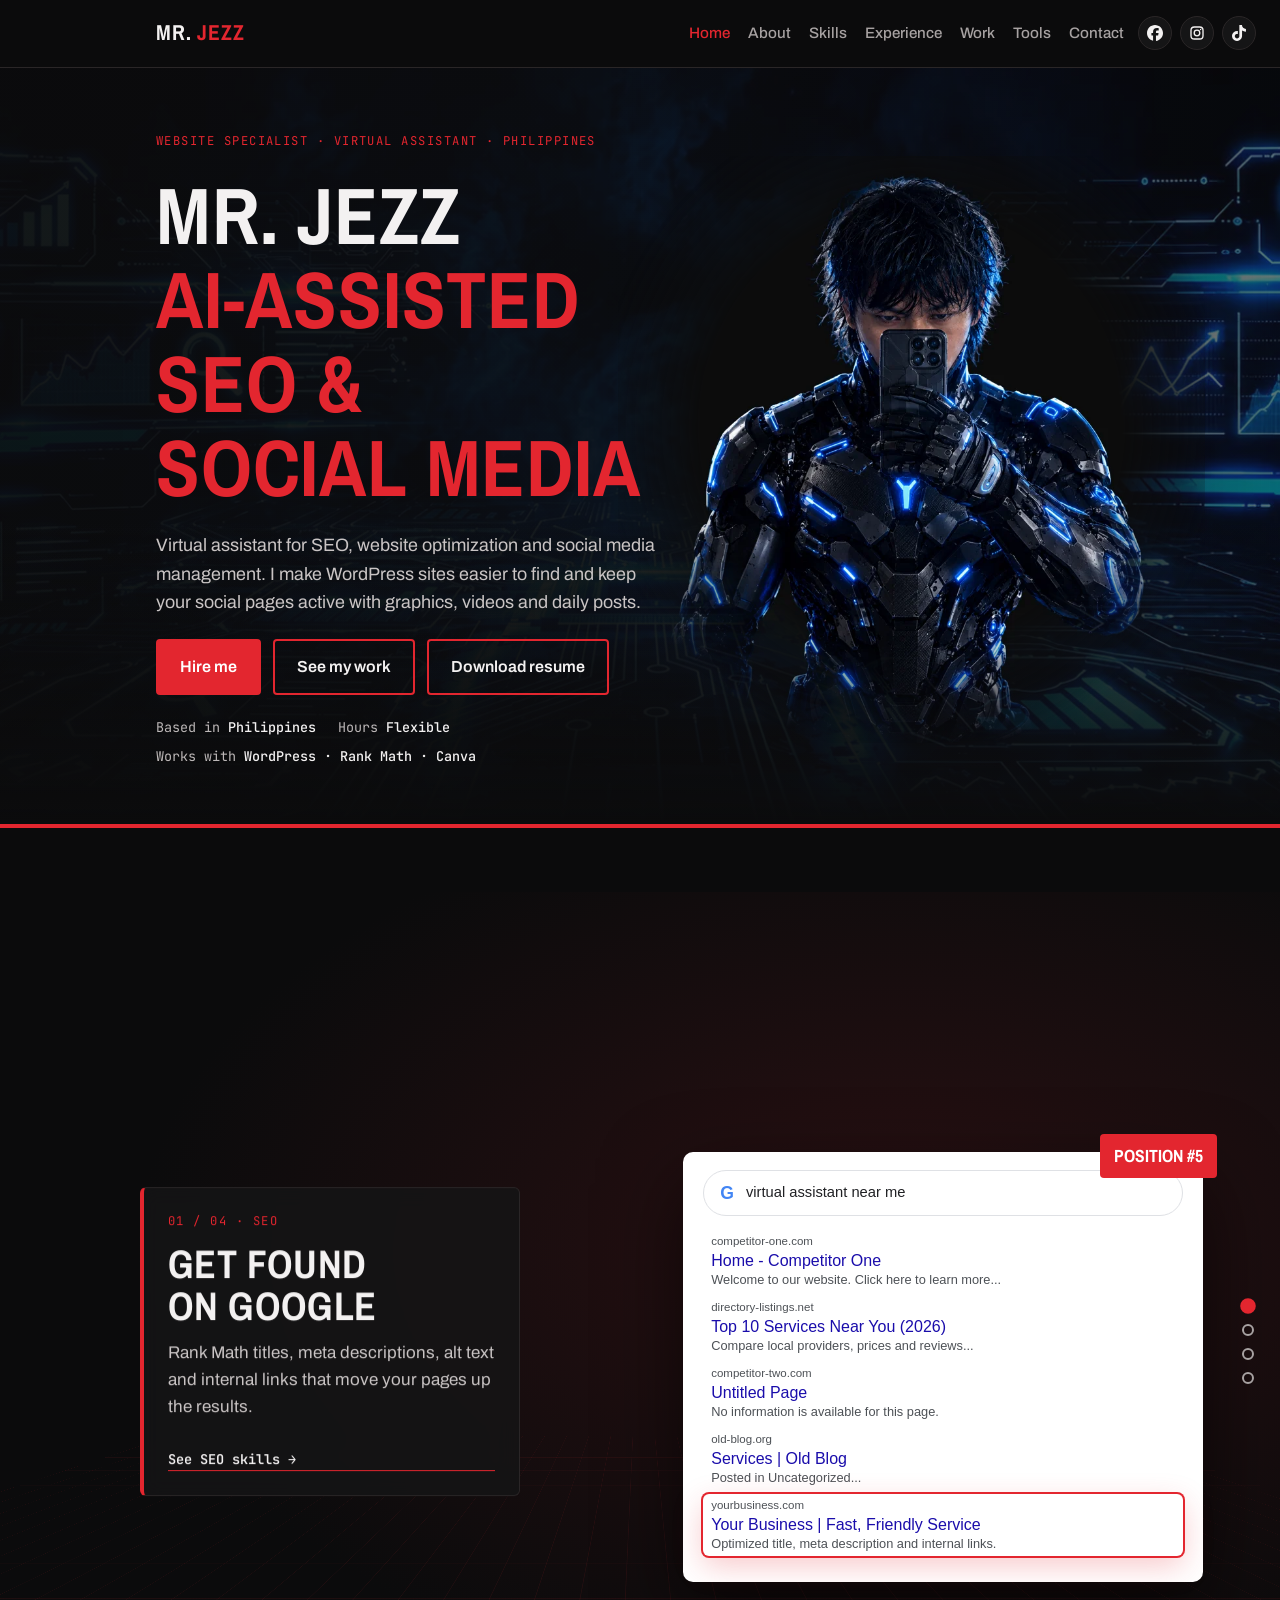
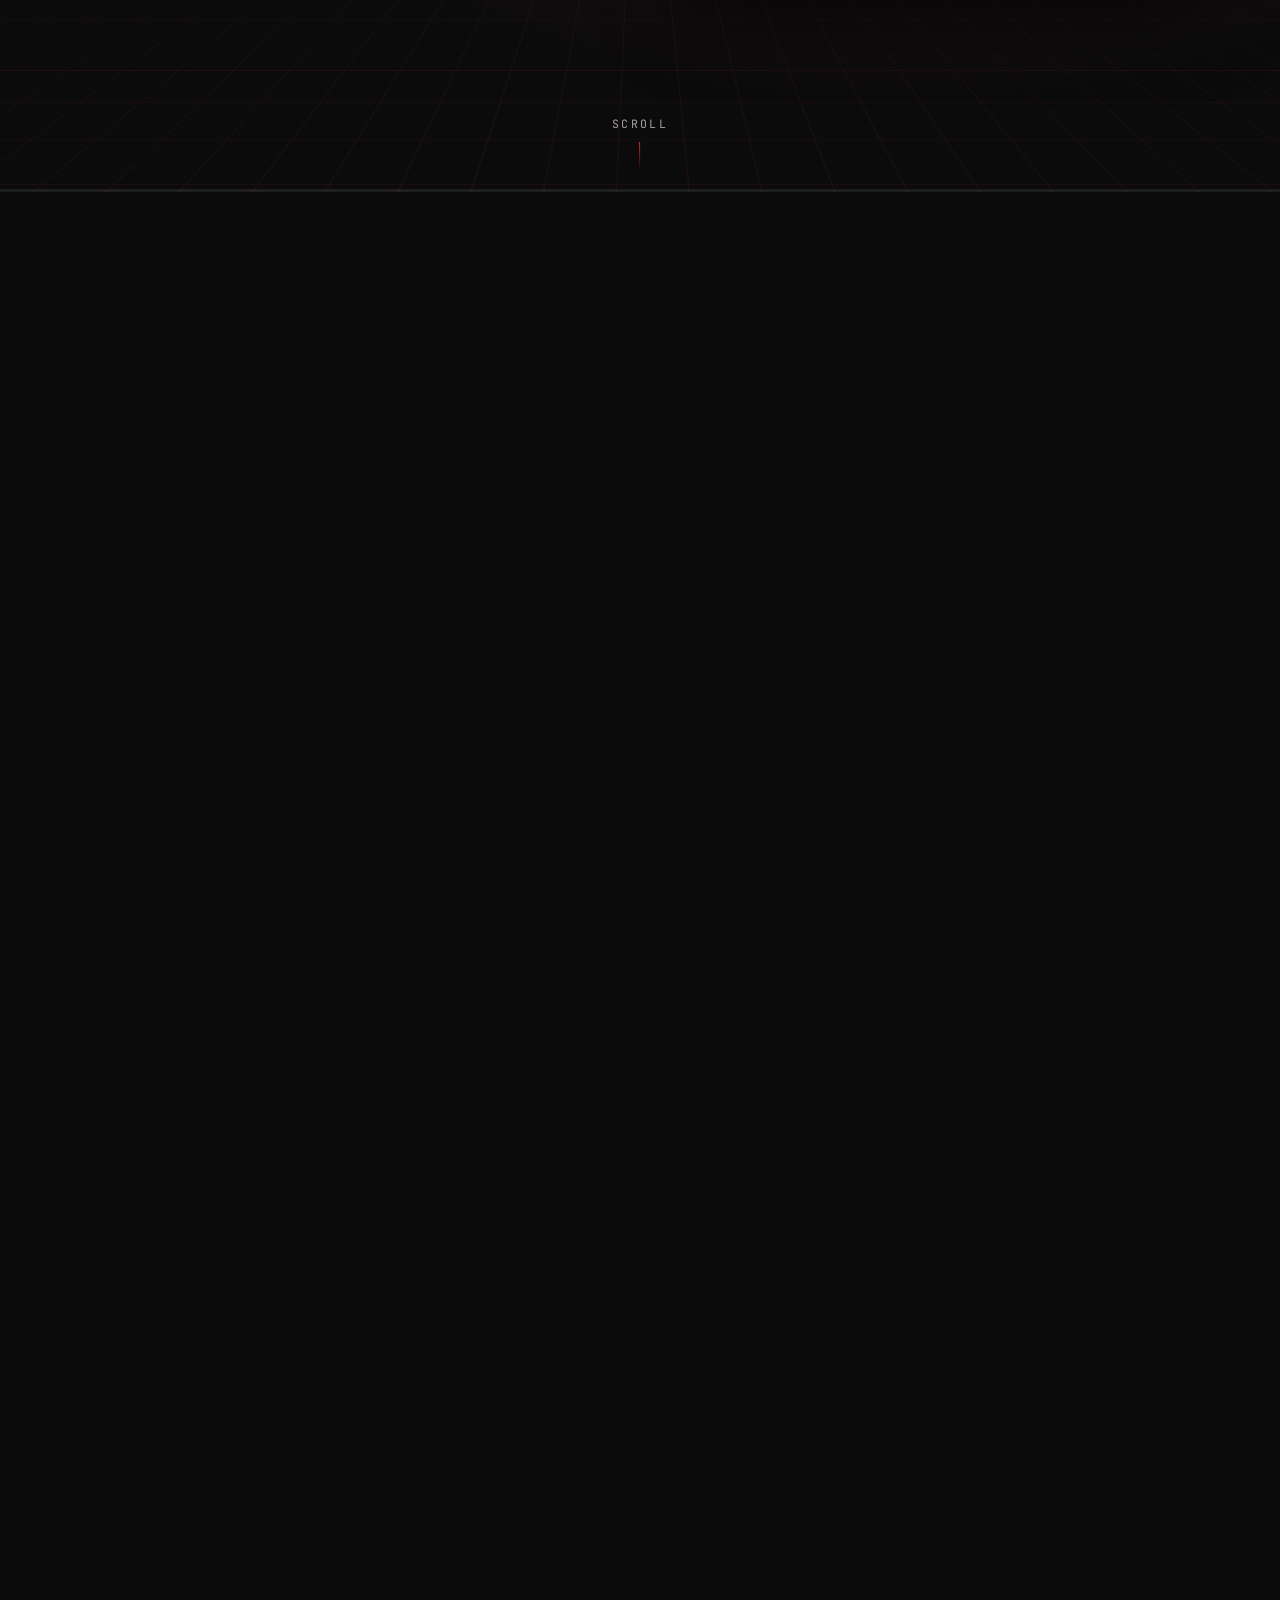
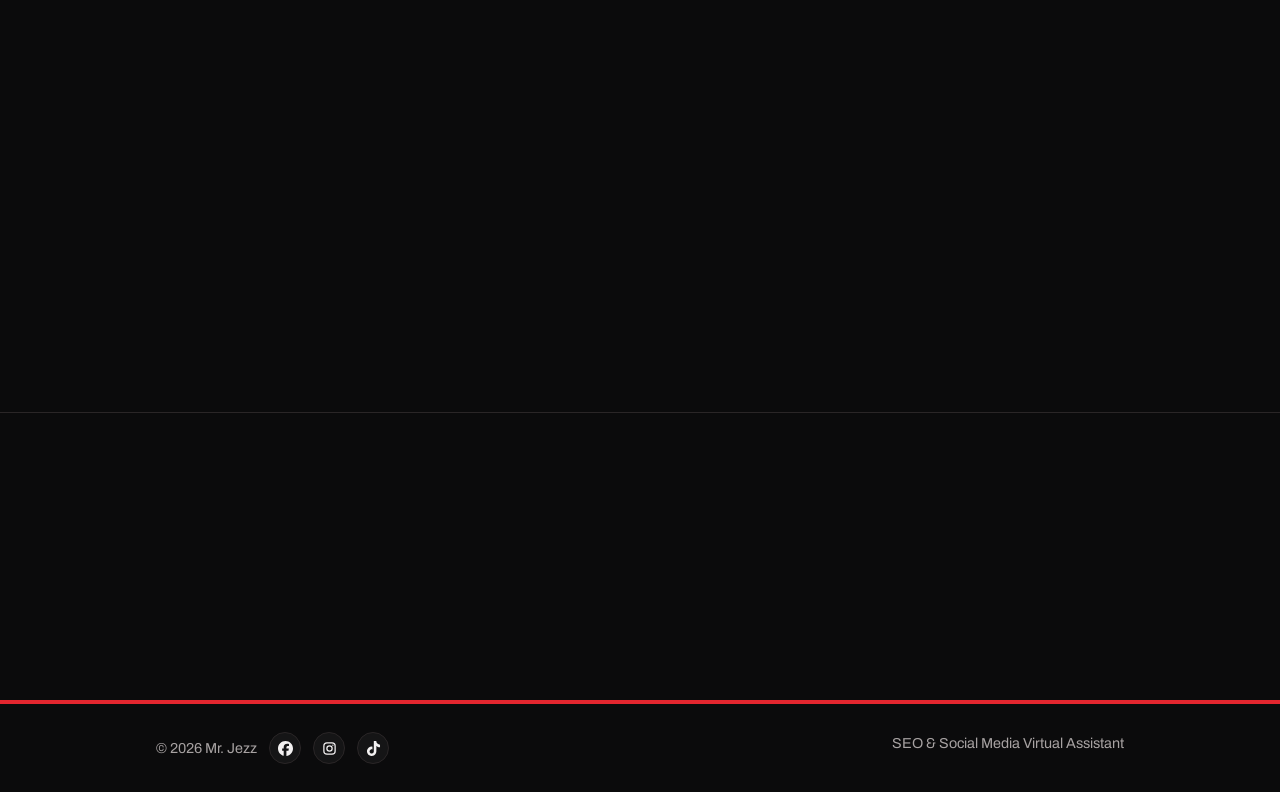
<file: index.html>
<!doctype html>
<html lang="en">
<head>
<meta charset="utf-8">
<script>document.documentElement.className+=" js";(function(h){if(/^(about|skills|experience|tools|contact)$/.test(h))location.replace(h+".html")})(location.hash.slice(1))</script>
<meta name="viewport" content="width=device-width, initial-scale=1, viewport-fit=cover">
<title>SEO &amp; Social Media Virtual Assistant Philippines | Mr. Jezz</title>
<meta name="description" content="Hire Mr. Jezz, a Philippines-based SEO and social media virtual assistant: Rank Math SEO, WordPress optimization, Canva graphics and daily posting.">
<link rel="canonical" href="https://mrjezz-24.github.io/">
<meta name="robots" content="index, follow">
<meta name="theme-color" content="#0b0b0c">
<link rel="icon" type="image/svg+xml" href="data:image/svg+xml,%3Csvg xmlns='http://www.w3.org/2000/svg' width='64' height='64' viewBox='0 0 64 64'%3E%3Crect width='64' height='64' rx='12' fill='%230b0b0c'/%3E%3Ctext x='32' y='43' text-anchor='middle' font-family='Arial,Helvetica,sans-serif' font-weight='800' font-size='28' fill='%23e3262f'%3EMJ%3C/text%3E%3C/svg%3E">
<meta property="og:type" content="website">
<meta property="og:url" content="https://mrjezz-24.github.io/">
<meta property="og:title" content="SEO &amp; Social Media Virtual Assistant Philippines | Mr. Jezz">
<meta property="og:description" content="Hire Mr. Jezz, a Philippines-based SEO and social media virtual assistant: Rank Math SEO, WordPress optimization, Canva graphics and daily posting.">
<meta property="og:image" content="https://mrjezz-24.github.io/og-image.jpg">
<meta property="og:image:width" content="1200">
<meta property="og:image:height" content="630">
<meta name="twitter:card" content="summary_large_image">
<meta name="twitter:title" content="SEO &amp; Social Media Virtual Assistant Philippines | Mr. Jezz">
<meta name="twitter:description" content="Hire Mr. Jezz, a Philippines-based SEO and social media virtual assistant: Rank Math SEO, WordPress optimization, Canva graphics and daily posting.">
<meta name="twitter:image" content="https://mrjezz-24.github.io/og-image.jpg">
<script type="application/ld+json">
{"@context":"https://schema.org","@type":"Person","name":"Mr. Jezz","alternateName":"Jezzerson Jay Mangalay","jobTitle":"AI-Assisted SEO/Website Specialist & Social Media","url":"https://mrjezz-24.github.io/","image":"https://mrjezz-24.github.io/profile.webp","email":"mailto:jezzersonjaym@gmail.com","address":{"@type":"PostalAddress","addressCountry":"PH"},"sameAs":["https://www.facebook.com/jezzersonjay.r.mangalay.3","https://www.tiktok.com/@motojezz.va","https://www.instagram.com/jezz.0518/"],"knowsAbout":["Social media management","Graphic design","Video editing","Canva","Content creation","On-page SEO","Rank Math SEO","WordPress","Image SEO","WebP optimization","Internal linking"],"description":"Hire Mr. Jezz, a Philippines-based SEO and social media virtual assistant: Rank Math SEO, WordPress optimization, Canva graphics and daily posting.","areaServed":"Worldwide","workLocation":{"@type":"Place","address":{"@type":"PostalAddress","addressCountry":"PH"}}}
</script>
<script type="application/ld+json">
{"@context":"https://schema.org","@type":"WebSite","name":"Mr. Jezz","url":"https://mrjezz-24.github.io/"}
</script>
<link rel="preload" as="image" href="hero-bg.webp" type="image/webp">
<link rel="preconnect" href="https://fonts.googleapis.com">
<link rel="preconnect" href="https://fonts.gstatic.com" crossorigin>
<link rel="stylesheet" href="https://fonts.googleapis.com/css2?family=Archivo:wght@400;500;600;800&family=Archivo+Narrow:wght@600;700&family=JetBrains+Mono:wght@400;500&display=swap">
<link rel="stylesheet" href="styles.css">
</head>
<body>

<header class="top">
  <div class="wrap">
    <a class="brand" href="index.html">Mr. <b>Jezz</b></a>
    <nav aria-label="Pages">
      <a href="index.html" aria-current="page">Home</a>
      <a href="about.html">About</a>
      <a href="skills.html">Skills</a>
      <a href="experience.html">Experience</a>
      <a href="work.html">Work</a>
      <a href="tools.html">Tools</a>
      <a href="contact.html">Contact</a>
    </nav>
    <div class="head-social"><a class="social hd" href="https://www.facebook.com/jezzersonjay.r.mangalay.3" target="_blank" rel="noopener me" aria-label="Mr. Jezz on Facebook" title="Facebook"><svg viewBox="0 0 24 24" width="16" height="16" fill="currentColor" aria-hidden="true"><path d="M9.101 23.691v-7.98H6.627v-3.667h2.474v-1.58c0-4.085 1.848-5.978 5.858-5.978.401 0 .955.042 1.468.103a8.68 8.68 0 0 1 1.141.195v3.325a8.623 8.623 0 0 0-.653-.036 26.805 26.805 0 0 0-.733-.009c-.707 0-1.259.096-1.675.309a1.686 1.686 0 0 0-.679.622c-.258.42-.374.995-.374 1.752v1.297h3.919l-.386 2.103-.287 1.564h-3.246v8.245C19.396 23.238 24 18.179 24 12.044c0-6.627-5.373-12-12-12s-12 5.373-12 12c0 5.628 3.874 10.35 9.101 11.647Z"/></svg></a><a class="social hd" href="https://www.instagram.com/jezz.0518/" target="_blank" rel="noopener me" aria-label="Mr. Jezz on Instagram" title="Instagram"><svg viewBox="0 0 24 24" width="16" height="16" fill="none" stroke="currentColor" stroke-width="2" aria-hidden="true"><rect x="3" y="3" width="18" height="18" rx="5"/><circle cx="12" cy="12" r="4.2"/><circle cx="17.4" cy="6.6" r="1.1" fill="currentColor" stroke="none"/></svg></a><a class="social hd" href="https://www.tiktok.com/@motojezz.va" target="_blank" rel="noopener me" aria-label="Mr. Jezz on TikTok" title="TikTok"><svg viewBox="0 0 24 24" width="16" height="16" fill="currentColor" aria-hidden="true"><path d="M12.525.02c1.31-.02 2.61-.01 3.91-.02.08 1.53.63 3.09 1.75 4.17 1.12 1.11 2.7 1.62 4.24 1.79v4.03c-1.44-.05-2.89-.35-4.2-.97-.57-.26-1.1-.59-1.62-.93-.01 2.92.01 5.84-.02 8.75-.08 1.4-.54 2.79-1.35 3.94-1.31 1.92-3.58 3.17-5.91 3.21-1.43.08-2.86-.31-4.08-1.03-2.02-1.19-3.44-3.37-3.65-5.71-.02-.5-.03-1-.01-1.49.18-1.9 1.12-3.72 2.58-4.96 1.66-1.44 3.98-2.13 6.15-1.72.02 1.48-.04 2.96-.04 4.44-.99-.32-2.15-.23-3.02.37-.63.41-1.11 1.04-1.36 1.75-.21.51-.15 1.07-.14 1.61.24 1.64 1.82 3.02 3.5 2.87 1.12-.01 2.19-.66 2.77-1.61.19-.33.4-.67.41-1.06.1-1.79.06-3.57.07-5.36.01-4.03-.01-8.05.02-12.07z"/></svg></a></div>
  </div>
</header>

<main id="top">
  <div class="hero anim play">
    <div class="wrap">
      <div class="intro">
        <span class="label slide" style="--i:0">Website Specialist · Virtual Assistant · Philippines</span>
        <h1><span class="h1-line slide" style="--i:1">Mr. Jezz</span> <span class="h1-red"><span class="h1-line slide" style="--i:2">AI-Assisted</span> <span class="h1-line slide" style="--i:3">SEO &amp;</span> <span class="h1-line slide" style="--i:4">Social Media</span></span></h1>
        <p class="lede slide" style="--i:5">Virtual assistant for SEO, website optimization and social media management. I make WordPress sites easier to find and keep your social pages active with graphics, videos and daily posts.</p>
        <div class="cta slide" style="--i:6">
          <a class="btn primary" href="contact.html">Hire me</a>
          <a class="btn ghost" href="work.html">See my work</a>
          <a class="btn ghost" href="resume.pdf" download="Jezzerson-Jay-Mangalay-Resume.pdf">Download resume</a>
        </div>
        <div class="facts">
          <span class="slide" style="--i:7">Based in <b>Philippines</b></span>
          <span class="slide" style="--i:8">Hours <b>Flexible</b></span>
          <span class="slide" style="--i:9">Works with <b>WordPress · Rank Math · Canva</b></span>
        </div>
      </div>
      <img class="photo slide-r" src="profile.webp" width="900" height="900" alt="Jezzerson Jay Mangalay (Mr. Jezz), SEO and social media virtual assistant">
    </div>
  </div>

  <section class="story" id="story" aria-label="How I help your business grow">
    <div class="story-stage">
      <div class="scene s-seo" data-i="0" aria-hidden="true">
        <div class="serp">
          <div class="serp-bar"><span class="g">G</span><span class="q">virtual assistant near me</span></div>
          <div class="serp-list">
            <div class="res" style="--from:4"><span class="url">yourbusiness.com</span><b>Your Business | Fast, Friendly Service</b><span class="d">Optimized title, meta description and internal links.</span></div>
            <div class="res" style="--from:0"><span class="url">competitor-one.com</span><b>Home - Competitor One</b><span class="d">Welcome to our website. Click here to learn more...</span></div>
            <div class="res" style="--from:1"><span class="url">directory-listings.net</span><b>Top 10 Services Near You (2026)</b><span class="d">Compare local providers, prices and reviews...</span></div>
            <div class="res" style="--from:2"><span class="url">competitor-two.com</span><b>Untitled Page</b><span class="d">No information is available for this page.</span></div>
            <div class="res" style="--from:3"><span class="url">old-blog.org</span><b>Services | Old Blog</b><span class="d">Posted in Uncategorized...</span></div>
          </div>
          <div class="rank">Position <span class="rank-n">#5</span></div>
        </div>
      </div>
      <div class="scene s-speed" data-i="1" aria-hidden="true">
        <div class="speed">
          <div class="gauge"><svg viewBox="0 0 120 120"><circle cx="60" cy="60" r="52" class="track"/><circle cx="60" cy="60" r="52" class="fill" pathLength="100"/></svg><span class="score">38</span><span class="gl">PageSpeed</span></div>
          <div class="files">
            <div class="file"><span>hero-photo.jpg</span><i class="bar"><i></i></i><em class="size">2.4 MB</em></div>
            <div class="file"><span>gallery-01.png</span><i class="bar"><i></i></i><em class="size">1.8 MB</em></div>
            <div class="file"><span>banner.jpg</span><i class="bar"><i></i></i><em class="size">3.1 MB</em></div>
          </div>
        </div>
      </div>
      <div class="scene s-social" data-i="2" aria-hidden="true">
        <div class="phone"><div class="feed">
          <img src="images/work/deals-01-thumb.webp" alt="" width="600" height="750" loading="lazy">
          <img src="images/work/maintenance-01-thumb.webp" alt="" width="600" height="750" loading="lazy">
          <img src="images/work/repair-01-thumb.webp" alt="" width="600" height="750" loading="lazy">
          <img src="images/work/deals-02-thumb.webp" alt="" width="600" height="750" loading="lazy">
          <img src="images/work/maintenance-02-thumb.webp" alt="" width="600" height="750" loading="lazy">
          <img src="images/work/repair-02-thumb.webp" alt="" width="600" height="750" loading="lazy">
        </div></div>
        <div class="stats"><span><b class="n-posts">0</b> posts</span><span><b class="n-days">0</b> days active</span></div>
      </div>
      <div class="scene s-design" data-i="3" aria-hidden="true">
        <div class="fan">
          <img style="--k:-2" src="images/work/poster-02-thumb.webp" alt="" width="600" height="600" loading="lazy">
          <img style="--k:-1" src="images/work/poster-04-thumb.webp" alt="" width="600" height="600" loading="lazy">
          <img style="--k:1" src="images/work/poster-08-thumb.webp" alt="" width="600" height="600" loading="lazy">
          <img style="--k:2" src="images/work/poster-10-thumb.webp" alt="" width="600" height="600" loading="lazy">
          <img style="--k:0" src="images/work/poster-06-thumb.webp" alt="" width="600" height="600" loading="lazy">
        </div>
      </div>
      <div class="story-card">
        <div class="card" data-i="0"><span class="label">01 / 04 · SEO</span><h2>Get found on Google</h2><p>Rank Math titles, meta descriptions, alt text and internal links that move your pages up the results.</p><a class="more" href="skills.html">See SEO skills →</a></div>
        <div class="card" data-i="1"><span class="label">02 / 04 · Website speed</span><h2>Faster, lighter pages</h2><p>Heavy images compressed to WebP so your WordPress site loads fast on every phone.</p><a class="more" href="skills.html">See website skills →</a></div>
        <div class="card" data-i="2"><span class="label">03 / 04 · Social media</span><h2>Pages that stay active</h2><p>Daily posts, captions and short videos that keep your followers seeing your business.</p><a class="more" href="experience.html">See my experience →</a></div>
        <div class="card" data-i="3"><span class="label">04 / 04 · Graphic design</span><h2>Designs that stop the scroll</h2><p>Canva posters and carousels built for your brand and ready to post.</p><a class="more" href="work.html">View all work →</a></div>
      </div>
      <nav class="story-dots" aria-label="Story steps">
        <button type="button" data-go="0" aria-label="SEO"></button><button type="button" data-go="1" aria-label="Website speed"></button><button type="button" data-go="2" aria-label="Social media"></button><button type="button" data-go="3" aria-label="Graphic design"></button>
      </nav>
      <div class="story-hint" aria-hidden="true">Scroll</div>
      <div class="story-progress" aria-hidden="true"><i></i></div>
    </div>
  </section>

  <section id="about" class="home-block anim">
    <div class="wrap">
      <div class="head slide" style="--i:0"><span class="label">About me</span><h2>SEO &amp; social media virtual assistant in the Philippines</h2></div>
      <p class="summary slide" style="--i:1">I’m Jezzerson Jay Mangalay, known as Mr. Jezz. I handle the on-page work that helps a website show up in search: SEO titles and meta descriptions, image alt text, compressed WebP images, and internal links that actually point where they should.</p>
      <p class="summary slide" style="--i:2">I also keep your social pages active with graphics, short videos and daily posts, and I can handle day-to-day operations support.</p>
      <a class="more slide" style="--i:3" href="about.html">Read more about me →</a>
    </div>
  </section>

  <section id="skills" class="home-block anim">
    <div class="wrap">
      <div class="head slide" style="--i:0"><span class="label">What I do</span><h2>How I can help</h2></div>
      <div class="do-grid">
        <a class="do-card slide-r" style="--i:0" href="skills.html"><h3>SEO &amp; website optimization</h3><p>Rank Math titles and meta descriptions, image SEO, WebP optimization and internal linking on WordPress.</p><span class="more">See skills →</span></a>
        <a class="do-card slide-r" style="--i:1" href="skills.html"><h3>Social media &amp; creative</h3><p>Daily posting, captions, Canva graphics and short videos for your social pages.</p><span class="more">See skills →</span></a>
        <a class="do-card slide-r" style="--i:2" href="skills.html"><h3>Operations &amp; admin</h3><p>Team coordination, scheduling and dispatch, customer communication and CRM management.</p><span class="more">See skills →</span></a>
      </div>
    </div>
  </section>

  <section id="work" class="work-teaser anim">
    <div class="wrap">
      <div class="head slide" style="--i:0"><span class="label">Graphic design</span><h2>Graphic design work</h2><p>Social media carousels and posters I designed for clients.</p></div>
      <div class="previews">
        <a class="slide-r" style="--i:0" href="work.html#posters"><img src="images/work/poster-06-thumb.webp" width="600" height="600" loading="lazy" decoding="async" alt="Morning Bliss Coffee Co. poster: individual elements and final design"></a>
        <a class="slide-r" style="--i:1" href="work.html#maintenance"><img src="images/work/maintenance-01-thumb.webp" width="600" height="750" loading="lazy" decoding="async" alt="Maintenance tips carousel cover for Maysfield Appliance"></a>
        <a class="slide-r" style="--i:2" href="work.html#arla"><img src="images/work/arla-01-thumb.webp" width="600" height="890" loading="lazy" decoding="async" alt="Arla insurance carousel: financial security guide"></a>
      </div>
      <a class="btn primary slide" style="--i:1" href="work.html">View all work</a>
    </div>
  </section>

  <section id="get-started" class="cta-band anim" style="border-bottom:4px solid var(--red)">
    <div class="wrap">
      <h2 class="slide" style="--i:0">Ready to get started?</h2>
      <p class="slide" style="--i:1">Tell me what you need and I’ll get back to you with how I can help.</p>
      <div class="cta slide" style="--i:2"><a class="btn primary" href="contact.html">Contact me</a><a class="btn ghost" href="resume.pdf" download="Jezzerson-Jay-Mangalay-Resume.pdf">Download resume</a></div>
    </div>
  </section>
</main>


<footer>
  <div class="wrap"><span>© 2026 Mr. Jezz <a class="social sm" href="https://www.facebook.com/jezzersonjay.r.mangalay.3" target="_blank" rel="noopener me" aria-label="Mr. Jezz on Facebook" title="Facebook"><svg viewBox="0 0 24 24" width="15" height="15" fill="currentColor" aria-hidden="true"><path d="M9.101 23.691v-7.98H6.627v-3.667h2.474v-1.58c0-4.085 1.848-5.978 5.858-5.978.401 0 .955.042 1.468.103a8.68 8.68 0 0 1 1.141.195v3.325a8.623 8.623 0 0 0-.653-.036 26.805 26.805 0 0 0-.733-.009c-.707 0-1.259.096-1.675.309a1.686 1.686 0 0 0-.679.622c-.258.42-.374.995-.374 1.752v1.297h3.919l-.386 2.103-.287 1.564h-3.246v8.245C19.396 23.238 24 18.179 24 12.044c0-6.627-5.373-12-12-12s-12 5.373-12 12c0 5.628 3.874 10.35 9.101 11.647Z"/></svg></a><a class="social sm" href="https://www.instagram.com/jezz.0518/" target="_blank" rel="noopener me" aria-label="Mr. Jezz on Instagram" title="Instagram"><svg viewBox="0 0 24 24" width="15" height="15" fill="none" stroke="currentColor" stroke-width="2" aria-hidden="true"><rect x="3" y="3" width="18" height="18" rx="5"/><circle cx="12" cy="12" r="4.2"/><circle cx="17.4" cy="6.6" r="1.1" fill="currentColor" stroke="none"/></svg></a><a class="social sm" href="https://www.tiktok.com/@motojezz.va" target="_blank" rel="noopener me" aria-label="Mr. Jezz on TikTok" title="TikTok"><svg viewBox="0 0 24 24" width="15" height="15" fill="currentColor" aria-hidden="true"><path d="M12.525.02c1.31-.02 2.61-.01 3.91-.02.08 1.53.63 3.09 1.75 4.17 1.12 1.11 2.7 1.62 4.24 1.79v4.03c-1.44-.05-2.89-.35-4.2-.97-.57-.26-1.1-.59-1.62-.93-.01 2.92.01 5.84-.02 8.75-.08 1.4-.54 2.79-1.35 3.94-1.31 1.92-3.58 3.17-5.91 3.21-1.43.08-2.86-.31-4.08-1.03-2.02-1.19-3.44-3.37-3.65-5.71-.02-.5-.03-1-.01-1.49.18-1.9 1.12-3.72 2.58-4.96 1.66-1.44 3.98-2.13 6.15-1.72.02 1.48-.04 2.96-.04 4.44-.99-.32-2.15-.23-3.02.37-.63.41-1.11 1.04-1.36 1.75-.21.51-.15 1.07-.14 1.61.24 1.64 1.82 3.02 3.5 2.87 1.12-.01 2.19-.66 2.77-1.61.19-.33.4-.67.41-1.06.1-1.79.06-3.57.07-5.36.01-4.03-.01-8.05.02-12.07z"/></svg></a></span><span>SEO &amp; Social Media Virtual Assistant</span></div>
</footer>

<script src="script.js"></script>
</body>
</html>
</file>
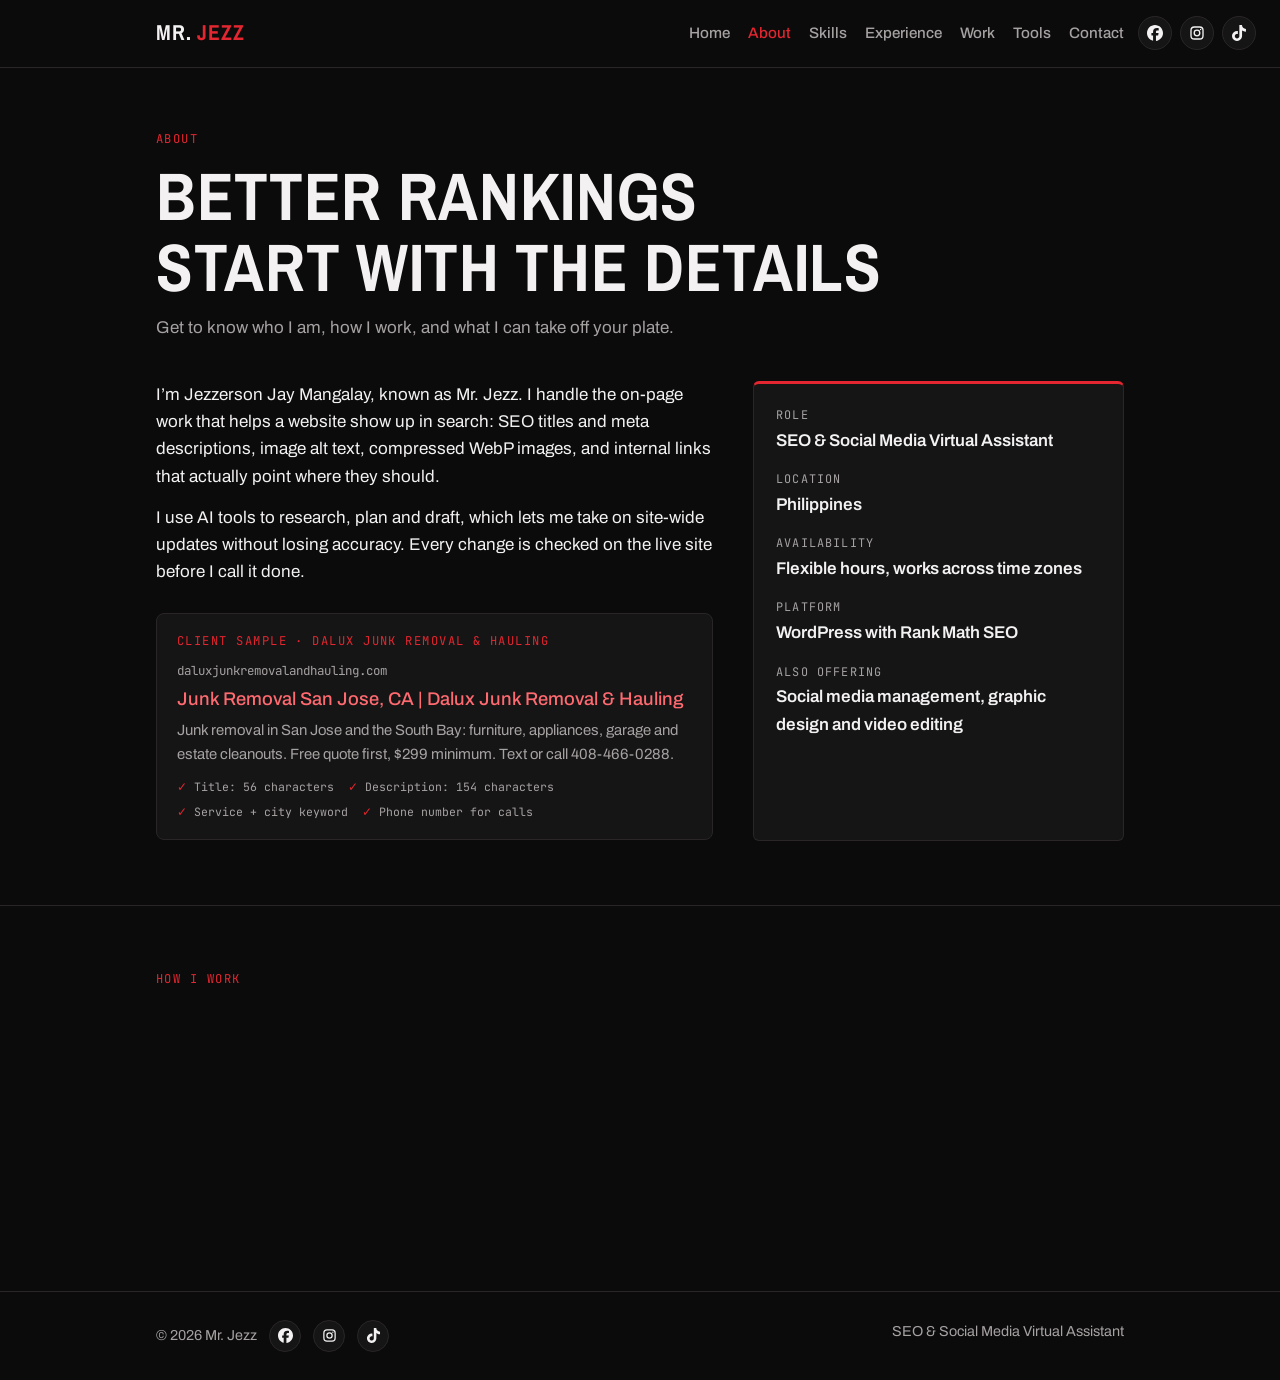
<file: about.html>
<!doctype html>
<html lang="en">
<head>
<meta charset="utf-8">
<script>document.documentElement.className+=" js"</script>
<meta name="viewport" content="width=device-width, initial-scale=1, viewport-fit=cover">
<title>About Jezzerson Jay Mangalay (Mr. Jezz) | SEO Virtual Assistant</title>
<meta name="description" content="Meet Jezzerson Jay Mangalay (Mr. Jezz), a virtual assistant in the Philippines for AI-assisted SEO, WordPress optimization and social media management.">
<link rel="canonical" href="https://mrjezz-24.github.io/about.html">
<meta name="robots" content="index, follow">
<meta name="theme-color" content="#0b0b0c">
<link rel="icon" type="image/svg+xml" href="data:image/svg+xml,%3Csvg xmlns='http://www.w3.org/2000/svg' width='64' height='64' viewBox='0 0 64 64'%3E%3Crect width='64' height='64' rx='12' fill='%230b0b0c'/%3E%3Ctext x='32' y='43' text-anchor='middle' font-family='Arial,Helvetica,sans-serif' font-weight='800' font-size='28' fill='%23e3262f'%3EMJ%3C/text%3E%3C/svg%3E">
<meta property="og:type" content="website">
<meta property="og:url" content="https://mrjezz-24.github.io/about.html">
<meta property="og:title" content="About Jezzerson Jay Mangalay (Mr. Jezz) | SEO Virtual Assistant">
<meta property="og:description" content="Meet Jezzerson Jay Mangalay (Mr. Jezz), a virtual assistant in the Philippines for AI-assisted SEO, WordPress optimization and social media management.">
<meta property="og:image" content="https://mrjezz-24.github.io/og-image.jpg">
<meta property="og:image:width" content="1200">
<meta property="og:image:height" content="630">
<meta name="twitter:card" content="summary_large_image">
<meta name="twitter:title" content="About Jezzerson Jay Mangalay (Mr. Jezz) | SEO Virtual Assistant">
<meta name="twitter:description" content="Meet Jezzerson Jay Mangalay (Mr. Jezz), a virtual assistant in the Philippines for AI-assisted SEO, WordPress optimization and social media management.">
<meta name="twitter:image" content="https://mrjezz-24.github.io/og-image.jpg">
<link rel="preconnect" href="https://fonts.googleapis.com">
<link rel="preconnect" href="https://fonts.gstatic.com" crossorigin>
<link rel="stylesheet" href="https://fonts.googleapis.com/css2?family=Archivo:wght@400;500;600;800&family=Archivo+Narrow:wght@600;700&family=JetBrains+Mono:wght@400;500&display=swap">
<link rel="stylesheet" href="styles.css">
</head>
<body>

<header class="top">
  <div class="wrap">
    <a class="brand" href="index.html">Mr. <b>Jezz</b></a>
    <nav aria-label="Pages">
      <a href="index.html">Home</a>
      <a href="about.html" aria-current="page">About</a>
      <a href="skills.html">Skills</a>
      <a href="experience.html">Experience</a>
      <a href="work.html">Work</a>
      <a href="tools.html">Tools</a>
      <a href="contact.html">Contact</a>
    </nav>
    <div class="head-social"><a class="social hd" href="https://www.facebook.com/jezzersonjay.r.mangalay.3" target="_blank" rel="noopener me" aria-label="Mr. Jezz on Facebook" title="Facebook"><svg viewBox="0 0 24 24" width="16" height="16" fill="currentColor" aria-hidden="true"><path d="M9.101 23.691v-7.98H6.627v-3.667h2.474v-1.58c0-4.085 1.848-5.978 5.858-5.978.401 0 .955.042 1.468.103a8.68 8.68 0 0 1 1.141.195v3.325a8.623 8.623 0 0 0-.653-.036 26.805 26.805 0 0 0-.733-.009c-.707 0-1.259.096-1.675.309a1.686 1.686 0 0 0-.679.622c-.258.42-.374.995-.374 1.752v1.297h3.919l-.386 2.103-.287 1.564h-3.246v8.245C19.396 23.238 24 18.179 24 12.044c0-6.627-5.373-12-12-12s-12 5.373-12 12c0 5.628 3.874 10.35 9.101 11.647Z"/></svg></a><a class="social hd" href="https://www.instagram.com/jezz.0518/" target="_blank" rel="noopener me" aria-label="Mr. Jezz on Instagram" title="Instagram"><svg viewBox="0 0 24 24" width="16" height="16" fill="none" stroke="currentColor" stroke-width="2" aria-hidden="true"><rect x="3" y="3" width="18" height="18" rx="5"/><circle cx="12" cy="12" r="4.2"/><circle cx="17.4" cy="6.6" r="1.1" fill="currentColor" stroke="none"/></svg></a><a class="social hd" href="https://www.tiktok.com/@motojezz.va" target="_blank" rel="noopener me" aria-label="Mr. Jezz on TikTok" title="TikTok"><svg viewBox="0 0 24 24" width="16" height="16" fill="currentColor" aria-hidden="true"><path d="M12.525.02c1.31-.02 2.61-.01 3.91-.02.08 1.53.63 3.09 1.75 4.17 1.12 1.11 2.7 1.62 4.24 1.79v4.03c-1.44-.05-2.89-.35-4.2-.97-.57-.26-1.1-.59-1.62-.93-.01 2.92.01 5.84-.02 8.75-.08 1.4-.54 2.79-1.35 3.94-1.31 1.92-3.58 3.17-5.91 3.21-1.43.08-2.86-.31-4.08-1.03-2.02-1.19-3.44-3.37-3.65-5.71-.02-.5-.03-1-.01-1.49.18-1.9 1.12-3.72 2.58-4.96 1.66-1.44 3.98-2.13 6.15-1.72.02 1.48-.04 2.96-.04 4.44-.99-.32-2.15-.23-3.02.37-.63.41-1.11 1.04-1.36 1.75-.21.51-.15 1.07-.14 1.61.24 1.64 1.82 3.02 3.5 2.87 1.12-.01 2.19-.66 2.77-1.61.19-.33.4-.67.41-1.06.1-1.79.06-3.57.07-5.36.01-4.03-.01-8.05.02-12.07z"/></svg></a></div>
  </div>
</header>
<main id="top">
  <div class="page-head anim">
    <div class="wrap">
      <span class="label slide" style="--i:0">About</span>
      <h1 class="flip3d fx" style="--i:1">Better rankings start with the details</h1>
      <p class="slide" style="--i:2">Get to know who I am, how I work, and what I can take off your plate.</p>
    </div>
  </div>

  <section id="about" style="padding-top:0" class="anim">
    <div class="wrap about">
      <div>
        <p class="fx-focus fx" style="--i:1">I’m Jezzerson Jay Mangalay, known as Mr. Jezz. I handle the on-page work that helps a website show up in search: SEO titles and meta descriptions, image alt text, compressed WebP images, and internal links that actually point where they should.</p>
        <p class="fx-focus fx" style="--i:2">I use AI tools to research, plan and draft, which lets me take on site-wide updates without losing accuracy. Every change is checked on the live site before I call it done.</p>
        <div class="snippet fx-rise fx tilt3d" style="margin-top:28px;--i:3" aria-label="Search result for a site I optimized: Dalux Junk Removal &amp; Hauling homepage">
          <span class="label" style="margin-bottom:6px">Client sample · Dalux Junk Removal &amp; Hauling</span>
          <span class="url">daluxjunkremovalandhauling.com</span>
          <a class="t" href="https://daluxjunkremovalandhauling.com/" target="_blank" rel="noopener">Junk Removal San Jose, CA | Dalux Junk Removal &amp; Hauling</a>
          <span class="d">Junk removal in San Jose and the South Bay: furniture, appliances, garage and estate cleanouts. Free quote first, $299 minimum. Text or call 408-466-0288.</span>
          <div class="meta"><span>Title: 56 characters</span><span>Description: 154 characters</span><span>Service + city keyword</span><span>Phone number for calls</span></div>
        </div>
      </div>
      <dl class="dl fx-door fx tilt3d" style="--i:1">
        <div><dt>Role</dt><dd>SEO &amp; Social Media Virtual Assistant</dd></div>
        <div><dt>Location</dt><dd>Philippines</dd></div>
        <div><dt>Availability</dt><dd>Flexible hours, works across time zones</dd></div>
        <div><dt>Platform</dt><dd>WordPress with Rank Math SEO</dd></div>
        <div><dt>Also offering</dt><dd>Social media management, graphic design and video editing</dd></div>
      </dl>
    </div>
  </section>
  <section id="process" class="anim">
    <div class="wrap">
      <div class="head"><span class="label">How I work</span><h2 class="flip3d fx" style="--i:0">From audit to live site</h2></div>
      <div class="steps fx-steps">
        <div class="step fx-step fx" style="--i:1"><h3>Review</h3><p>Check pages, metadata, images and links to find what needs fixing.</p></div>
        <div class="step fx-step fx" style="--i:2"><h3>Plan</h3><p>Use AI tools to research and draft titles, descriptions and updates.</p></div>
        <div class="step fx-step fx" style="--i:3"><h3>Implement</h3><p>Apply changes in WordPress and Rank Math, page by page or site-wide.</p></div>
        <div class="step fx-step fx" style="--i:4"><h3>Check</h3><p>Verify every update on the live site before handing it back.</p></div>
      </div>
    </div>
  </section>
</main>

<footer>
  <div class="wrap"><span>© 2026 Mr. Jezz <a class="social sm" href="https://www.facebook.com/jezzersonjay.r.mangalay.3" target="_blank" rel="noopener me" aria-label="Mr. Jezz on Facebook" title="Facebook"><svg viewBox="0 0 24 24" width="15" height="15" fill="currentColor" aria-hidden="true"><path d="M9.101 23.691v-7.98H6.627v-3.667h2.474v-1.58c0-4.085 1.848-5.978 5.858-5.978.401 0 .955.042 1.468.103a8.68 8.68 0 0 1 1.141.195v3.325a8.623 8.623 0 0 0-.653-.036 26.805 26.805 0 0 0-.733-.009c-.707 0-1.259.096-1.675.309a1.686 1.686 0 0 0-.679.622c-.258.42-.374.995-.374 1.752v1.297h3.919l-.386 2.103-.287 1.564h-3.246v8.245C19.396 23.238 24 18.179 24 12.044c0-6.627-5.373-12-12-12s-12 5.373-12 12c0 5.628 3.874 10.35 9.101 11.647Z"/></svg></a><a class="social sm" href="https://www.instagram.com/jezz.0518/" target="_blank" rel="noopener me" aria-label="Mr. Jezz on Instagram" title="Instagram"><svg viewBox="0 0 24 24" width="15" height="15" fill="none" stroke="currentColor" stroke-width="2" aria-hidden="true"><rect x="3" y="3" width="18" height="18" rx="5"/><circle cx="12" cy="12" r="4.2"/><circle cx="17.4" cy="6.6" r="1.1" fill="currentColor" stroke="none"/></svg></a><a class="social sm" href="https://www.tiktok.com/@motojezz.va" target="_blank" rel="noopener me" aria-label="Mr. Jezz on TikTok" title="TikTok"><svg viewBox="0 0 24 24" width="15" height="15" fill="currentColor" aria-hidden="true"><path d="M12.525.02c1.31-.02 2.61-.01 3.91-.02.08 1.53.63 3.09 1.75 4.17 1.12 1.11 2.7 1.62 4.24 1.79v4.03c-1.44-.05-2.89-.35-4.2-.97-.57-.26-1.1-.59-1.62-.93-.01 2.92.01 5.84-.02 8.75-.08 1.4-.54 2.79-1.35 3.94-1.31 1.92-3.58 3.17-5.91 3.21-1.43.08-2.86-.31-4.08-1.03-2.02-1.19-3.44-3.37-3.65-5.71-.02-.5-.03-1-.01-1.49.18-1.9 1.12-3.72 2.58-4.96 1.66-1.44 3.98-2.13 6.15-1.72.02 1.48-.04 2.96-.04 4.44-.99-.32-2.15-.23-3.02.37-.63.41-1.11 1.04-1.36 1.75-.21.51-.15 1.07-.14 1.61.24 1.64 1.82 3.02 3.5 2.87 1.12-.01 2.19-.66 2.77-1.61.19-.33.4-.67.41-1.06.1-1.79.06-3.57.07-5.36.01-4.03-.01-8.05.02-12.07z"/></svg></a></span><span>SEO &amp; Social Media Virtual Assistant</span></div>
</footer>
<script src="script.js"></script>
</body>
</html>
</file>
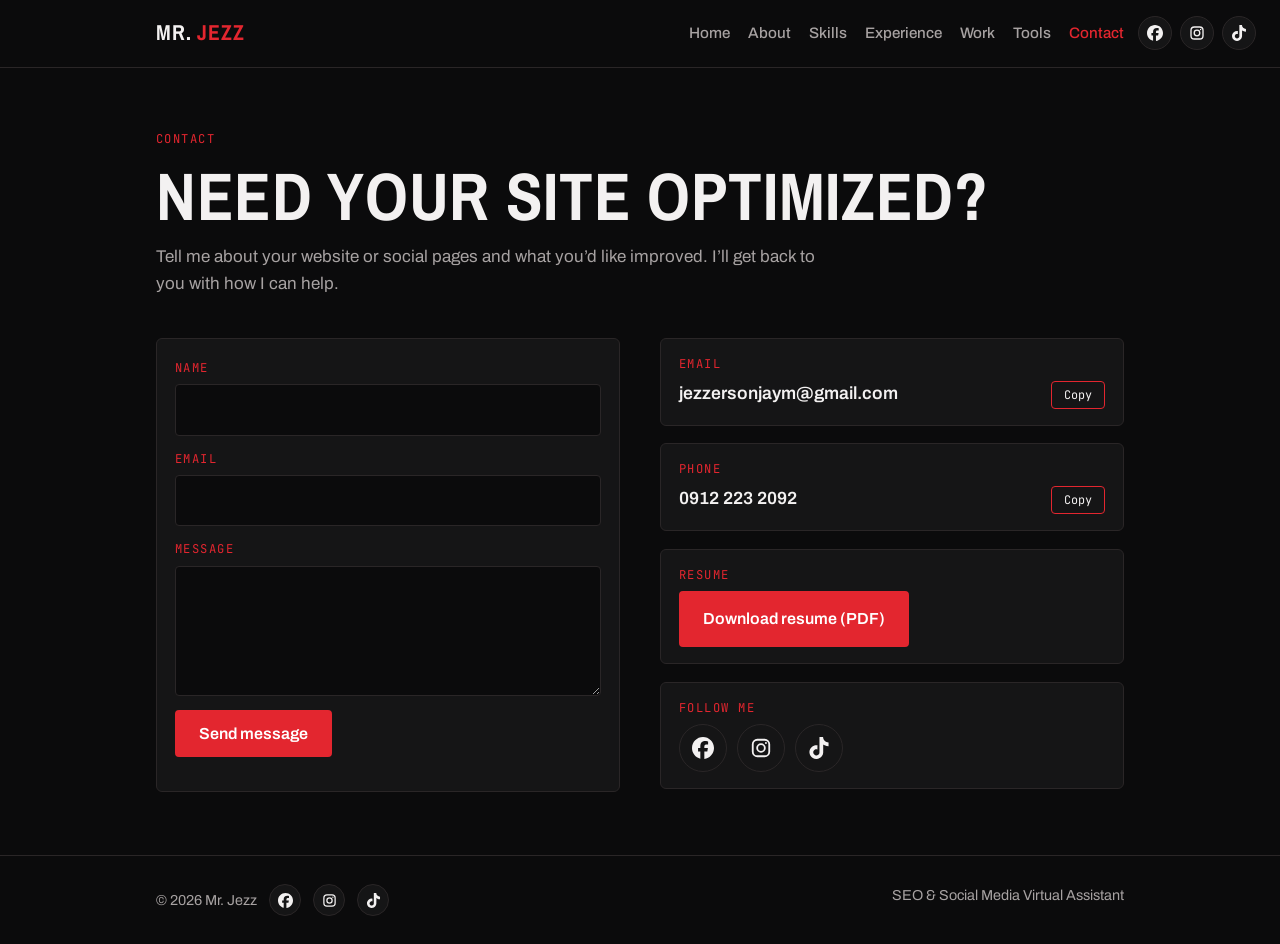
<file: contact.html>
<!doctype html>
<html lang="en">
<head>
<meta charset="utf-8">
<script>document.documentElement.className+=" js"</script>
<meta name="viewport" content="width=device-width, initial-scale=1, viewport-fit=cover">
<title>Hire an SEO &amp; Social Media Virtual Assistant | Mr. Jezz</title>
<meta name="description" content="Hire Mr. Jezz, an SEO and social media virtual assistant in the Philippines. Send a message about your website or social pages and get a reply fast.">
<link rel="canonical" href="https://mrjezz-24.github.io/contact.html">
<meta name="robots" content="index, follow">
<meta name="theme-color" content="#0b0b0c">
<link rel="icon" type="image/svg+xml" href="data:image/svg+xml,%3Csvg xmlns='http://www.w3.org/2000/svg' width='64' height='64' viewBox='0 0 64 64'%3E%3Crect width='64' height='64' rx='12' fill='%230b0b0c'/%3E%3Ctext x='32' y='43' text-anchor='middle' font-family='Arial,Helvetica,sans-serif' font-weight='800' font-size='28' fill='%23e3262f'%3EMJ%3C/text%3E%3C/svg%3E">
<meta property="og:type" content="website">
<meta property="og:url" content="https://mrjezz-24.github.io/contact.html">
<meta property="og:title" content="Hire an SEO &amp; Social Media Virtual Assistant | Mr. Jezz">
<meta property="og:description" content="Hire Mr. Jezz, an SEO and social media virtual assistant in the Philippines. Send a message about your website or social pages and get a reply fast.">
<meta property="og:image" content="https://mrjezz-24.github.io/og-image.jpg">
<meta property="og:image:width" content="1200">
<meta property="og:image:height" content="630">
<meta name="twitter:card" content="summary_large_image">
<meta name="twitter:title" content="Hire an SEO &amp; Social Media Virtual Assistant | Mr. Jezz">
<meta name="twitter:description" content="Hire Mr. Jezz, an SEO and social media virtual assistant in the Philippines. Send a message about your website or social pages and get a reply fast.">
<meta name="twitter:image" content="https://mrjezz-24.github.io/og-image.jpg">
<link rel="preconnect" href="https://fonts.googleapis.com">
<link rel="preconnect" href="https://fonts.gstatic.com" crossorigin>
<link rel="stylesheet" href="https://fonts.googleapis.com/css2?family=Archivo:wght@400;500;600;800&family=Archivo+Narrow:wght@600;700&family=JetBrains+Mono:wght@400;500&display=swap">
<link rel="stylesheet" href="styles.css">
</head>
<body>

<header class="top">
  <div class="wrap">
    <a class="brand" href="index.html">Mr. <b>Jezz</b></a>
    <nav aria-label="Pages">
      <a href="index.html">Home</a>
      <a href="about.html">About</a>
      <a href="skills.html">Skills</a>
      <a href="experience.html">Experience</a>
      <a href="work.html">Work</a>
      <a href="tools.html">Tools</a>
      <a href="contact.html" aria-current="page">Contact</a>
    </nav>
    <div class="head-social"><a class="social hd" href="https://www.facebook.com/jezzersonjay.r.mangalay.3" target="_blank" rel="noopener me" aria-label="Mr. Jezz on Facebook" title="Facebook"><svg viewBox="0 0 24 24" width="16" height="16" fill="currentColor" aria-hidden="true"><path d="M9.101 23.691v-7.98H6.627v-3.667h2.474v-1.58c0-4.085 1.848-5.978 5.858-5.978.401 0 .955.042 1.468.103a8.68 8.68 0 0 1 1.141.195v3.325a8.623 8.623 0 0 0-.653-.036 26.805 26.805 0 0 0-.733-.009c-.707 0-1.259.096-1.675.309a1.686 1.686 0 0 0-.679.622c-.258.42-.374.995-.374 1.752v1.297h3.919l-.386 2.103-.287 1.564h-3.246v8.245C19.396 23.238 24 18.179 24 12.044c0-6.627-5.373-12-12-12s-12 5.373-12 12c0 5.628 3.874 10.35 9.101 11.647Z"/></svg></a><a class="social hd" href="https://www.instagram.com/jezz.0518/" target="_blank" rel="noopener me" aria-label="Mr. Jezz on Instagram" title="Instagram"><svg viewBox="0 0 24 24" width="16" height="16" fill="none" stroke="currentColor" stroke-width="2" aria-hidden="true"><rect x="3" y="3" width="18" height="18" rx="5"/><circle cx="12" cy="12" r="4.2"/><circle cx="17.4" cy="6.6" r="1.1" fill="currentColor" stroke="none"/></svg></a><a class="social hd" href="https://www.tiktok.com/@motojezz.va" target="_blank" rel="noopener me" aria-label="Mr. Jezz on TikTok" title="TikTok"><svg viewBox="0 0 24 24" width="16" height="16" fill="currentColor" aria-hidden="true"><path d="M12.525.02c1.31-.02 2.61-.01 3.91-.02.08 1.53.63 3.09 1.75 4.17 1.12 1.11 2.7 1.62 4.24 1.79v4.03c-1.44-.05-2.89-.35-4.2-.97-.57-.26-1.1-.59-1.62-.93-.01 2.92.01 5.84-.02 8.75-.08 1.4-.54 2.79-1.35 3.94-1.31 1.92-3.58 3.17-5.91 3.21-1.43.08-2.86-.31-4.08-1.03-2.02-1.19-3.44-3.37-3.65-5.71-.02-.5-.03-1-.01-1.49.18-1.9 1.12-3.72 2.58-4.96 1.66-1.44 3.98-2.13 6.15-1.72.02 1.48-.04 2.96-.04 4.44-.99-.32-2.15-.23-3.02.37-.63.41-1.11 1.04-1.36 1.75-.21.51-.15 1.07-.14 1.61.24 1.64 1.82 3.02 3.5 2.87 1.12-.01 2.19-.66 2.77-1.61.19-.33.4-.67.41-1.06.1-1.79.06-3.57.07-5.36.01-4.03-.01-8.05.02-12.07z"/></svg></a></div>
  </div>
</header>
<main id="top">
  <div class="page-head anim">
    <div class="wrap">
      <span class="label slide" style="--i:0">Contact</span>
      <h1 class="flip3d fx" style="--i:1">Need your site optimized?</h1>
      <p class="slide" style="--i:2">Tell me about your website or social pages and what you’d like improved. I’ll get back to you with how I can help.</p>
    </div>
  </div>

  <section id="contact" style="padding-top:0" class="contact anim" style="border-bottom:4px solid var(--red)">
    <div class="wrap">
      <div class="head" style="margin-bottom:0">
        <form class="cform fx-rise fx" style="--i:0;margin-top:0" id="contact-form" action="https://formsubmit.co/jezzersonjaym@gmail.com" method="POST">
          <input type="hidden" name="_subject" value="New message from your portfolio site">
          <input type="hidden" name="_captcha" value="false">
          <input type="hidden" name="_template" value="table">
          <div class="hp" aria-hidden="true"><label>Leave this empty <input type="text" name="_honey" tabindex="-1" autocomplete="off"></label></div>
          <label><span class="label">Name</span><input type="text" name="name" required autocomplete="name"></label>
          <label><span class="label">Email</span><input type="email" name="email" required autocomplete="email"></label>
          <label><span class="label">Message</span><textarea name="message" required></textarea></label>
          <button class="btn primary send-btn" type="submit">Send message</button>
          <p class="form-status" id="form-status" role="status" aria-live="polite"></p>
        </form>
      </div>
      <div class="lines">
        <div class="line fx-door fx tilt3d" style="--i:1"><span class="label">Email</span><div class="row"><span class="val" id="email-val">jezzersonjaym@gmail.com</span><button class="copy" type="button" data-copy="email-val">Copy</button></div></div>
        <div class="line fx-door fx tilt3d" style="--i:2"><span class="label">Phone</span><div class="row"><span class="val" id="phone-val">0912 223 2092</span><button class="copy" type="button" data-copy="phone-val">Copy</button></div></div>
        <div class="line fx-door fx tilt3d" style="--i:3" id="resume"><span class="label">Resume</span><div class="row" style="justify-content:flex-start"><a class="btn primary" href="resume.pdf" download="Jezzerson-Jay-Mangalay-Resume.pdf">Download resume (PDF)</a></div></div>
        <div class="line fx-door fx tilt3d" style="--i:4"><span class="label">Follow me</span><div class="socials"><a class="social" href="https://www.facebook.com/jezzersonjay.r.mangalay.3" target="_blank" rel="noopener me" aria-label="Mr. Jezz on Facebook" title="Facebook"><svg viewBox="0 0 24 24" width="22" height="22" fill="currentColor" aria-hidden="true"><path d="M9.101 23.691v-7.98H6.627v-3.667h2.474v-1.58c0-4.085 1.848-5.978 5.858-5.978.401 0 .955.042 1.468.103a8.68 8.68 0 0 1 1.141.195v3.325a8.623 8.623 0 0 0-.653-.036 26.805 26.805 0 0 0-.733-.009c-.707 0-1.259.096-1.675.309a1.686 1.686 0 0 0-.679.622c-.258.42-.374.995-.374 1.752v1.297h3.919l-.386 2.103-.287 1.564h-3.246v8.245C19.396 23.238 24 18.179 24 12.044c0-6.627-5.373-12-12-12s-12 5.373-12 12c0 5.628 3.874 10.35 9.101 11.647Z"/></svg></a><a class="social" href="https://www.instagram.com/jezz.0518/" target="_blank" rel="noopener me" aria-label="Mr. Jezz on Instagram" title="Instagram"><svg viewBox="0 0 24 24" width="22" height="22" fill="none" stroke="currentColor" stroke-width="2" aria-hidden="true"><rect x="3" y="3" width="18" height="18" rx="5"/><circle cx="12" cy="12" r="4.2"/><circle cx="17.4" cy="6.6" r="1.1" fill="currentColor" stroke="none"/></svg></a><a class="social" href="https://www.tiktok.com/@motojezz.va" target="_blank" rel="noopener me" aria-label="Mr. Jezz on TikTok" title="TikTok"><svg viewBox="0 0 24 24" width="22" height="22" fill="currentColor" aria-hidden="true"><path d="M12.525.02c1.31-.02 2.61-.01 3.91-.02.08 1.53.63 3.09 1.75 4.17 1.12 1.11 2.7 1.62 4.24 1.79v4.03c-1.44-.05-2.89-.35-4.2-.97-.57-.26-1.1-.59-1.62-.93-.01 2.92.01 5.84-.02 8.75-.08 1.4-.54 2.79-1.35 3.94-1.31 1.92-3.58 3.17-5.91 3.21-1.43.08-2.86-.31-4.08-1.03-2.02-1.19-3.44-3.37-3.65-5.71-.02-.5-.03-1-.01-1.49.18-1.9 1.12-3.72 2.58-4.96 1.66-1.44 3.98-2.13 6.15-1.72.02 1.48-.04 2.96-.04 4.44-.99-.32-2.15-.23-3.02.37-.63.41-1.11 1.04-1.36 1.75-.21.51-.15 1.07-.14 1.61.24 1.64 1.82 3.02 3.5 2.87 1.12-.01 2.19-.66 2.77-1.61.19-.33.4-.67.41-1.06.1-1.79.06-3.57.07-5.36.01-4.03-.01-8.05.02-12.07z"/></svg></a></div></div>
      </div>
    </div>
  </section>
</main>

<footer>
  <div class="wrap"><span>© 2026 Mr. Jezz <a class="social sm" href="https://www.facebook.com/jezzersonjay.r.mangalay.3" target="_blank" rel="noopener me" aria-label="Mr. Jezz on Facebook" title="Facebook"><svg viewBox="0 0 24 24" width="15" height="15" fill="currentColor" aria-hidden="true"><path d="M9.101 23.691v-7.98H6.627v-3.667h2.474v-1.58c0-4.085 1.848-5.978 5.858-5.978.401 0 .955.042 1.468.103a8.68 8.68 0 0 1 1.141.195v3.325a8.623 8.623 0 0 0-.653-.036 26.805 26.805 0 0 0-.733-.009c-.707 0-1.259.096-1.675.309a1.686 1.686 0 0 0-.679.622c-.258.42-.374.995-.374 1.752v1.297h3.919l-.386 2.103-.287 1.564h-3.246v8.245C19.396 23.238 24 18.179 24 12.044c0-6.627-5.373-12-12-12s-12 5.373-12 12c0 5.628 3.874 10.35 9.101 11.647Z"/></svg></a><a class="social sm" href="https://www.instagram.com/jezz.0518/" target="_blank" rel="noopener me" aria-label="Mr. Jezz on Instagram" title="Instagram"><svg viewBox="0 0 24 24" width="15" height="15" fill="none" stroke="currentColor" stroke-width="2" aria-hidden="true"><rect x="3" y="3" width="18" height="18" rx="5"/><circle cx="12" cy="12" r="4.2"/><circle cx="17.4" cy="6.6" r="1.1" fill="currentColor" stroke="none"/></svg></a><a class="social sm" href="https://www.tiktok.com/@motojezz.va" target="_blank" rel="noopener me" aria-label="Mr. Jezz on TikTok" title="TikTok"><svg viewBox="0 0 24 24" width="15" height="15" fill="currentColor" aria-hidden="true"><path d="M12.525.02c1.31-.02 2.61-.01 3.91-.02.08 1.53.63 3.09 1.75 4.17 1.12 1.11 2.7 1.62 4.24 1.79v4.03c-1.44-.05-2.89-.35-4.2-.97-.57-.26-1.1-.59-1.62-.93-.01 2.92.01 5.84-.02 8.75-.08 1.4-.54 2.79-1.35 3.94-1.31 1.92-3.58 3.17-5.91 3.21-1.43.08-2.86-.31-4.08-1.03-2.02-1.19-3.44-3.37-3.65-5.71-.02-.5-.03-1-.01-1.49.18-1.9 1.12-3.72 2.58-4.96 1.66-1.44 3.98-2.13 6.15-1.72.02 1.48-.04 2.96-.04 4.44-.99-.32-2.15-.23-3.02.37-.63.41-1.11 1.04-1.36 1.75-.21.51-.15 1.07-.14 1.61.24 1.64 1.82 3.02 3.5 2.87 1.12-.01 2.19-.66 2.77-1.61.19-.33.4-.67.41-1.06.1-1.79.06-3.57.07-5.36.01-4.03-.01-8.05.02-12.07z"/></svg></a></span><span>SEO &amp; Social Media Virtual Assistant</span></div>
</footer>
<script src="script.js"></script>
</body>
</html>
</file>
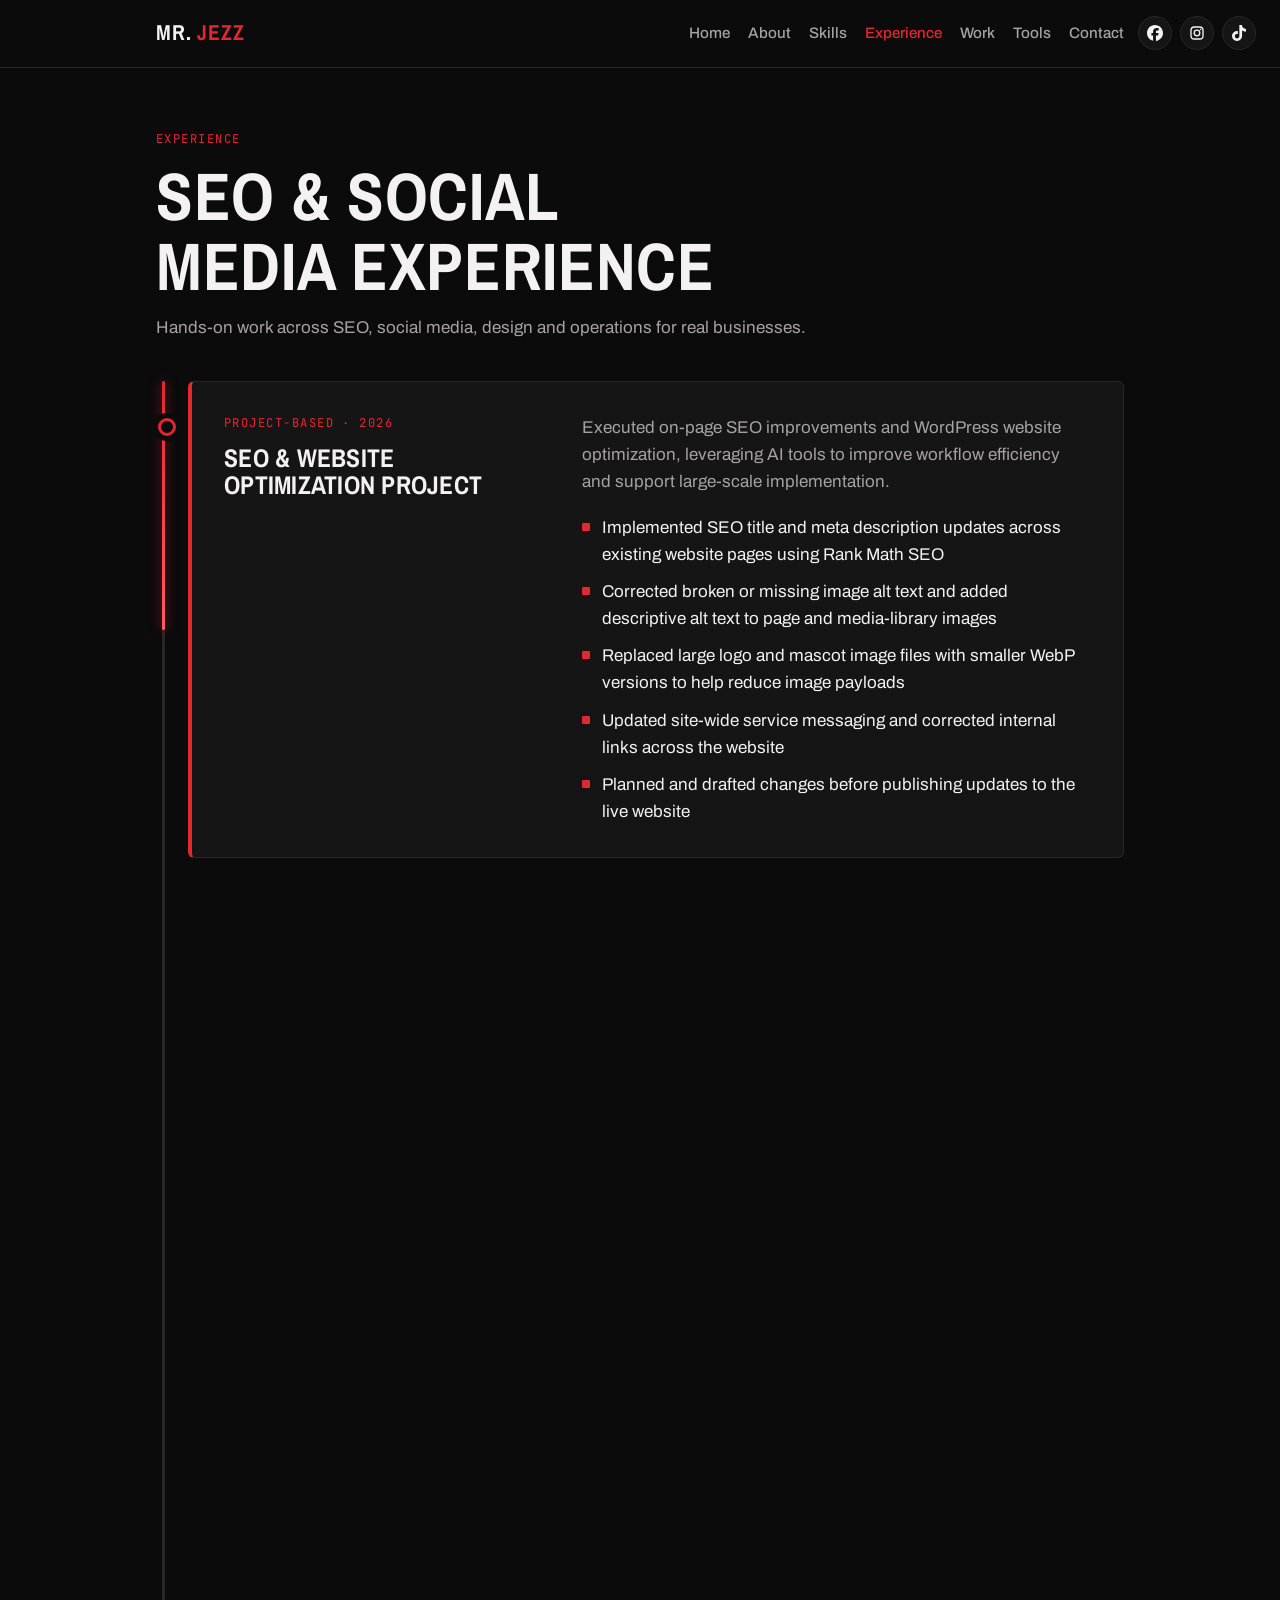
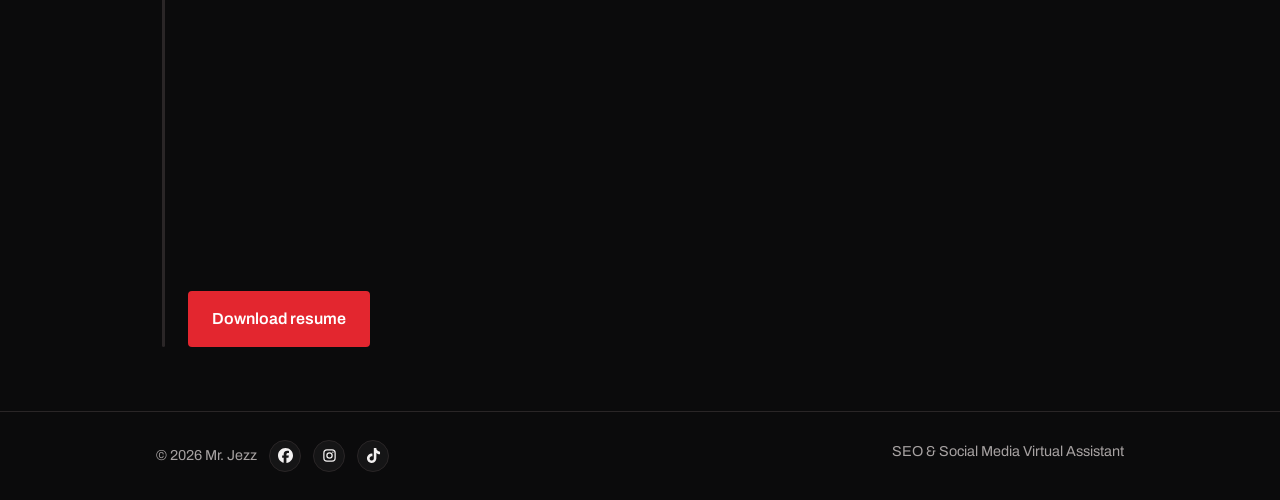
<file: experience.html>
<!doctype html>
<html lang="en">
<head>
<meta charset="utf-8">
<script>document.documentElement.className+=" js"</script>
<meta name="viewport" content="width=device-width, initial-scale=1, viewport-fit=cover">
<title>SEO &amp; Social Media VA Experience | Mr. Jezz</title>
<meta name="description" content="Experience of Mr. Jezz, a Philippines virtual assistant: SEO and WordPress website projects, social media management, graphic design and operations.">
<link rel="canonical" href="https://mrjezz-24.github.io/experience.html">
<meta name="robots" content="index, follow">
<meta name="theme-color" content="#0b0b0c">
<link rel="icon" type="image/svg+xml" href="data:image/svg+xml,%3Csvg xmlns='http://www.w3.org/2000/svg' width='64' height='64' viewBox='0 0 64 64'%3E%3Crect width='64' height='64' rx='12' fill='%230b0b0c'/%3E%3Ctext x='32' y='43' text-anchor='middle' font-family='Arial,Helvetica,sans-serif' font-weight='800' font-size='28' fill='%23e3262f'%3EMJ%3C/text%3E%3C/svg%3E">
<meta property="og:type" content="website">
<meta property="og:url" content="https://mrjezz-24.github.io/experience.html">
<meta property="og:title" content="SEO &amp; Social Media VA Experience | Mr. Jezz">
<meta property="og:description" content="Experience of Mr. Jezz, a Philippines virtual assistant: SEO and WordPress website projects, social media management, graphic design and operations.">
<meta property="og:image" content="https://mrjezz-24.github.io/og-image.jpg">
<meta property="og:image:width" content="1200">
<meta property="og:image:height" content="630">
<meta name="twitter:card" content="summary_large_image">
<meta name="twitter:title" content="SEO &amp; Social Media VA Experience | Mr. Jezz">
<meta name="twitter:description" content="Experience of Mr. Jezz, a Philippines virtual assistant: SEO and WordPress website projects, social media management, graphic design and operations.">
<meta name="twitter:image" content="https://mrjezz-24.github.io/og-image.jpg">
<link rel="preconnect" href="https://fonts.googleapis.com">
<link rel="preconnect" href="https://fonts.gstatic.com" crossorigin>
<link rel="stylesheet" href="https://fonts.googleapis.com/css2?family=Archivo:wght@400;500;600;800&family=Archivo+Narrow:wght@600;700&family=JetBrains+Mono:wght@400;500&display=swap">
<link rel="stylesheet" href="styles.css">
</head>
<body>

<header class="top">
  <div class="wrap">
    <a class="brand" href="index.html">Mr. <b>Jezz</b></a>
    <nav aria-label="Pages">
      <a href="index.html">Home</a>
      <a href="about.html">About</a>
      <a href="skills.html">Skills</a>
      <a href="experience.html" aria-current="page">Experience</a>
      <a href="work.html">Work</a>
      <a href="tools.html">Tools</a>
      <a href="contact.html">Contact</a>
    </nav>
    <div class="head-social"><a class="social hd" href="https://www.facebook.com/jezzersonjay.r.mangalay.3" target="_blank" rel="noopener me" aria-label="Mr. Jezz on Facebook" title="Facebook"><svg viewBox="0 0 24 24" width="16" height="16" fill="currentColor" aria-hidden="true"><path d="M9.101 23.691v-7.98H6.627v-3.667h2.474v-1.58c0-4.085 1.848-5.978 5.858-5.978.401 0 .955.042 1.468.103a8.68 8.68 0 0 1 1.141.195v3.325a8.623 8.623 0 0 0-.653-.036 26.805 26.805 0 0 0-.733-.009c-.707 0-1.259.096-1.675.309a1.686 1.686 0 0 0-.679.622c-.258.42-.374.995-.374 1.752v1.297h3.919l-.386 2.103-.287 1.564h-3.246v8.245C19.396 23.238 24 18.179 24 12.044c0-6.627-5.373-12-12-12s-12 5.373-12 12c0 5.628 3.874 10.35 9.101 11.647Z"/></svg></a><a class="social hd" href="https://www.instagram.com/jezz.0518/" target="_blank" rel="noopener me" aria-label="Mr. Jezz on Instagram" title="Instagram"><svg viewBox="0 0 24 24" width="16" height="16" fill="none" stroke="currentColor" stroke-width="2" aria-hidden="true"><rect x="3" y="3" width="18" height="18" rx="5"/><circle cx="12" cy="12" r="4.2"/><circle cx="17.4" cy="6.6" r="1.1" fill="currentColor" stroke="none"/></svg></a><a class="social hd" href="https://www.tiktok.com/@motojezz.va" target="_blank" rel="noopener me" aria-label="Mr. Jezz on TikTok" title="TikTok"><svg viewBox="0 0 24 24" width="16" height="16" fill="currentColor" aria-hidden="true"><path d="M12.525.02c1.31-.02 2.61-.01 3.91-.02.08 1.53.63 3.09 1.75 4.17 1.12 1.11 2.7 1.62 4.24 1.79v4.03c-1.44-.05-2.89-.35-4.2-.97-.57-.26-1.1-.59-1.62-.93-.01 2.92.01 5.84-.02 8.75-.08 1.4-.54 2.79-1.35 3.94-1.31 1.92-3.58 3.17-5.91 3.21-1.43.08-2.86-.31-4.08-1.03-2.02-1.19-3.44-3.37-3.65-5.71-.02-.5-.03-1-.01-1.49.18-1.9 1.12-3.72 2.58-4.96 1.66-1.44 3.98-2.13 6.15-1.72.02 1.48-.04 2.96-.04 4.44-.99-.32-2.15-.23-3.02.37-.63.41-1.11 1.04-1.36 1.75-.21.51-.15 1.07-.14 1.61.24 1.64 1.82 3.02 3.5 2.87 1.12-.01 2.19-.66 2.77-1.61.19-.33.4-.67.41-1.06.1-1.79.06-3.57.07-5.36.01-4.03-.01-8.05.02-12.07z"/></svg></a></div>
  </div>
</header>
<main id="top">
  <div class="page-head anim">
    <div class="wrap">
      <span class="label slide" style="--i:0">Experience</span>
      <h1 class="slide" style="--i:1">SEO &amp; social media experience</h1>
      <p class="slide" style="--i:2">Hands-on work across SEO, social media, design and operations for real businesses.</p>
    </div>
  </div>

  <section id="experience" style="padding-top:0">
    <div class="wrap timeline">
      <div class="tl-fill" aria-hidden="true"></div>
      <article class="exp anim">
        <span class="tl-dot" aria-hidden="true"></span>
        <div style="display:grid;gap:12px;align-content:start">
          <span class="label slide" style="--i:0">Project-based · 2026</span>
          <h2 class="slide" style="--i:1">SEO &amp; Website Optimization Project</h2>
        </div>
        <div style="display:grid;gap:18px">
          <p class="desc slide" style="--i:2">Executed on-page SEO improvements and WordPress website optimization, leveraging AI tools to improve workflow efficiency and support large-scale implementation.</p>
          <ul class="tasks">
            <li class="slide" style="--i:3">Implemented SEO title and meta description updates across existing website pages using Rank Math SEO</li>
            <li class="slide" style="--i:4">Corrected broken or missing image alt text and added descriptive alt text to page and media-library images</li>
            <li class="slide" style="--i:5">Replaced large logo and mascot image files with smaller WebP versions to help reduce image payloads</li>
            <li class="slide" style="--i:6">Updated site-wide service messaging and corrected internal links across the website</li>
            <li class="slide" style="--i:7">Planned and drafted changes before publishing updates to the live website</li>
          </ul>
        </div>
      </article>

      <article class="exp anim">
        <span class="tl-dot" aria-hidden="true"></span>
        <div style="display:grid;gap:12px;align-content:start">
          <span class="label slide" style="--i:0">ASAP Junk Removal · 2025</span>
          <h2 class="slide" style="--i:1">Social Media Manager</h2>
        </div>
        <div style="display:grid;gap:18px">
          <p class="desc slide" style="--i:2">Managed the company's social media, from planning content to posting it every day.</p>
          <ul class="tasks">
            <li class="slide" style="--i:3">Managed social media content and daily posting</li>
            <li class="slide" style="--i:4">Created graphics, videos, captions and content strategies</li>
            <li class="slide" style="--i:5">Coordinated with field teams for photo and video content</li>
          </ul>
        </div>
      </article>

      <article class="exp anim">
        <span class="tl-dot" aria-hidden="true"></span>
        <div style="display:grid;gap:12px;align-content:start">
          <span class="label slide" style="--i:0">Maysfield Appliances · 2025</span>
          <h2 class="slide" style="--i:1">Graphic Designer &amp; Video Editor</h2>
        </div>
        <div style="display:grid;gap:18px">
          <p class="desc slide" style="--i:2">Produced the visual and video content used across social media and marketing.</p>
          <ul class="tasks">
            <li class="slide" style="--i:3">Created graphics and promotional materials</li>
            <li class="slide" style="--i:4">Edited videos for social media and marketing</li>
            <li class="slide" style="--i:5">Developed visual content based on company needs</li>
          </ul>
        </div>
      </article>

      <article class="exp anim">
        <span class="tl-dot" aria-hidden="true"></span>
        <div style="display:grid;gap:12px;align-content:start">
          <span class="label slide" style="--i:0">Arla Business Solutions · 2025</span>
          <h2 class="slide" style="--i:1">Graphic Designer</h2>
        </div>
        <div style="display:grid;gap:18px">
          <p class="desc slide" style="--i:2">Designed branded visuals for the company's digital platforms.</p>
          <ul class="tasks">
            <li class="slide" style="--i:3">Created social media graphics and marketing materials</li>
            <li class="slide" style="--i:4">Developed branded visual content for digital platforms</li>
          </ul>
        </div>
      </article>

      <article class="exp anim">
        <span class="tl-dot" aria-hidden="true"></span>
        <div style="display:grid;gap:12px;align-content:start">
          <span class="label slide" style="--i:0">The Junkies · 2025</span>
          <h2 class="slide" style="--i:1">Operations Manager</h2>
        </div>
        <div style="display:grid;gap:18px">
          <p class="desc slide" style="--i:2">Ran day-to-day operations and kept field teams, schedules and customers in sync.</p>
          <ul class="tasks">
            <li class="slide" style="--i:3">Managed daily operations and field teams</li>
            <li class="slide" style="--i:4">Coordinated schedules, jobs and routes</li>
            <li class="slide" style="--i:5">Handled customer communication and operational issues</li>
            <li class="slide" style="--i:6">Monitored job progress and service quality</li>
          </ul>
        </div>
      </article>

      <p style="margin-top:28px"><a class="btn primary" href="resume.pdf" download="Jezzerson-Jay-Mangalay-Resume.pdf">Download resume</a></p>
    </div>
  </section>
</main>

<footer>
  <div class="wrap"><span>© 2026 Mr. Jezz <a class="social sm" href="https://www.facebook.com/jezzersonjay.r.mangalay.3" target="_blank" rel="noopener me" aria-label="Mr. Jezz on Facebook" title="Facebook"><svg viewBox="0 0 24 24" width="15" height="15" fill="currentColor" aria-hidden="true"><path d="M9.101 23.691v-7.98H6.627v-3.667h2.474v-1.58c0-4.085 1.848-5.978 5.858-5.978.401 0 .955.042 1.468.103a8.68 8.68 0 0 1 1.141.195v3.325a8.623 8.623 0 0 0-.653-.036 26.805 26.805 0 0 0-.733-.009c-.707 0-1.259.096-1.675.309a1.686 1.686 0 0 0-.679.622c-.258.42-.374.995-.374 1.752v1.297h3.919l-.386 2.103-.287 1.564h-3.246v8.245C19.396 23.238 24 18.179 24 12.044c0-6.627-5.373-12-12-12s-12 5.373-12 12c0 5.628 3.874 10.35 9.101 11.647Z"/></svg></a><a class="social sm" href="https://www.instagram.com/jezz.0518/" target="_blank" rel="noopener me" aria-label="Mr. Jezz on Instagram" title="Instagram"><svg viewBox="0 0 24 24" width="15" height="15" fill="none" stroke="currentColor" stroke-width="2" aria-hidden="true"><rect x="3" y="3" width="18" height="18" rx="5"/><circle cx="12" cy="12" r="4.2"/><circle cx="17.4" cy="6.6" r="1.1" fill="currentColor" stroke="none"/></svg></a><a class="social sm" href="https://www.tiktok.com/@motojezz.va" target="_blank" rel="noopener me" aria-label="Mr. Jezz on TikTok" title="TikTok"><svg viewBox="0 0 24 24" width="15" height="15" fill="currentColor" aria-hidden="true"><path d="M12.525.02c1.31-.02 2.61-.01 3.91-.02.08 1.53.63 3.09 1.75 4.17 1.12 1.11 2.7 1.62 4.24 1.79v4.03c-1.44-.05-2.89-.35-4.2-.97-.57-.26-1.1-.59-1.62-.93-.01 2.92.01 5.84-.02 8.75-.08 1.4-.54 2.79-1.35 3.94-1.31 1.92-3.58 3.17-5.91 3.21-1.43.08-2.86-.31-4.08-1.03-2.02-1.19-3.44-3.37-3.65-5.71-.02-.5-.03-1-.01-1.49.18-1.9 1.12-3.72 2.58-4.96 1.66-1.44 3.98-2.13 6.15-1.72.02 1.48-.04 2.96-.04 4.44-.99-.32-2.15-.23-3.02.37-.63.41-1.11 1.04-1.36 1.75-.21.51-.15 1.07-.14 1.61.24 1.64 1.82 3.02 3.5 2.87 1.12-.01 2.19-.66 2.77-1.61.19-.33.4-.67.41-1.06.1-1.79.06-3.57.07-5.36.01-4.03-.01-8.05.02-12.07z"/></svg></a></span><span>SEO &amp; Social Media Virtual Assistant</span></div>
</footer>
<script src="script.js"></script>
</body>
</html>
</file>
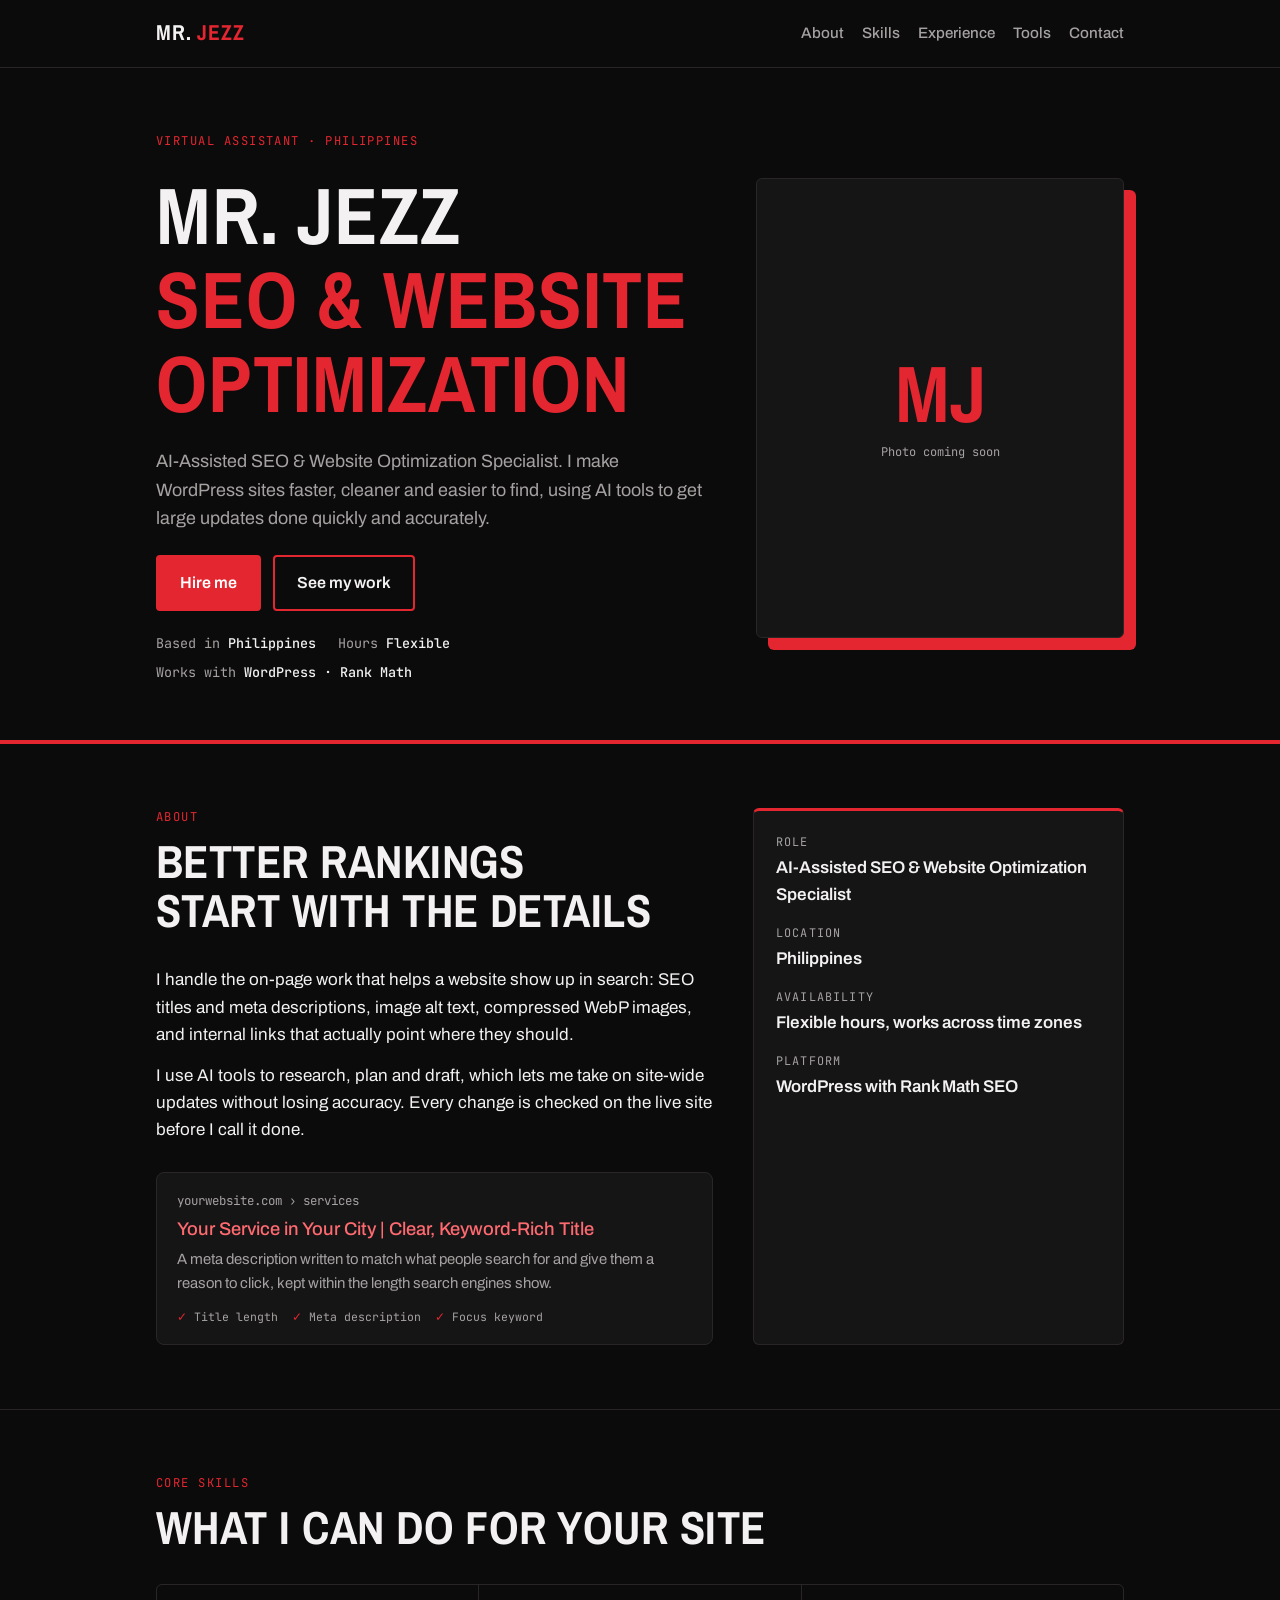
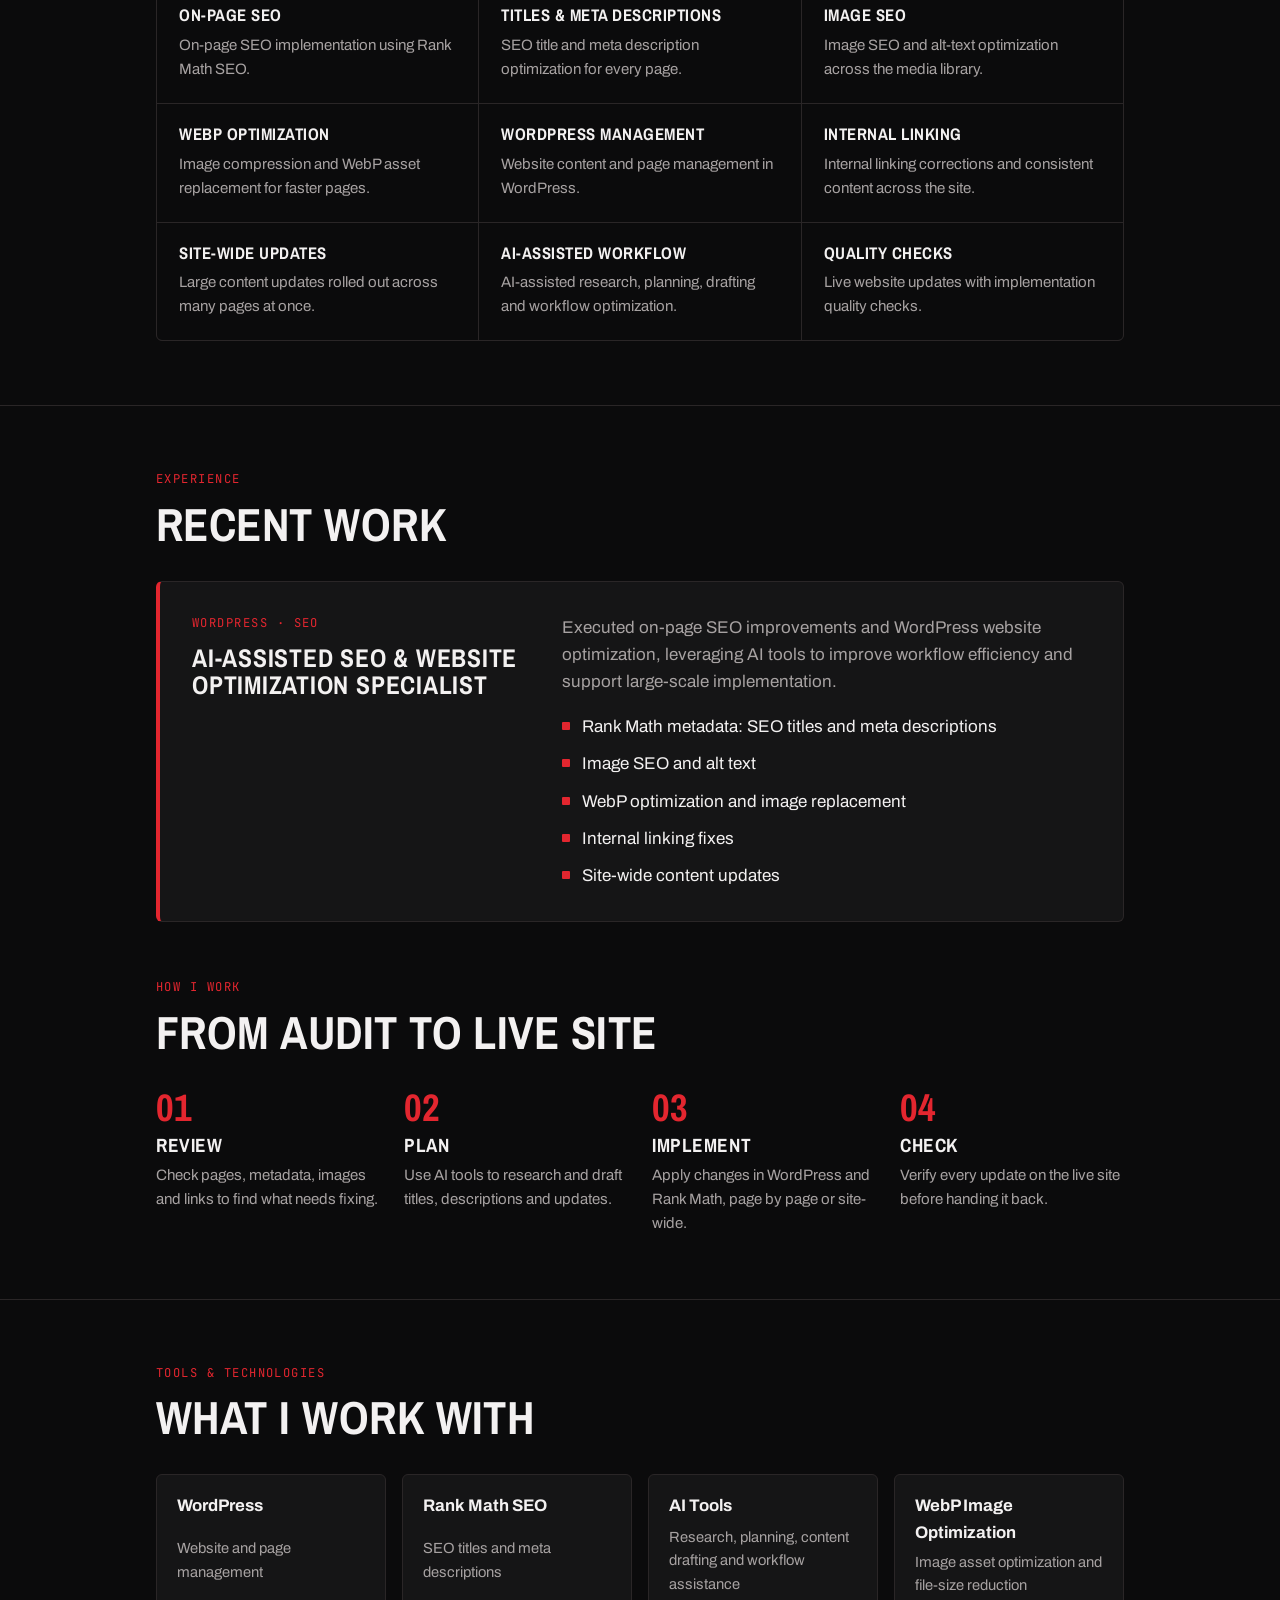
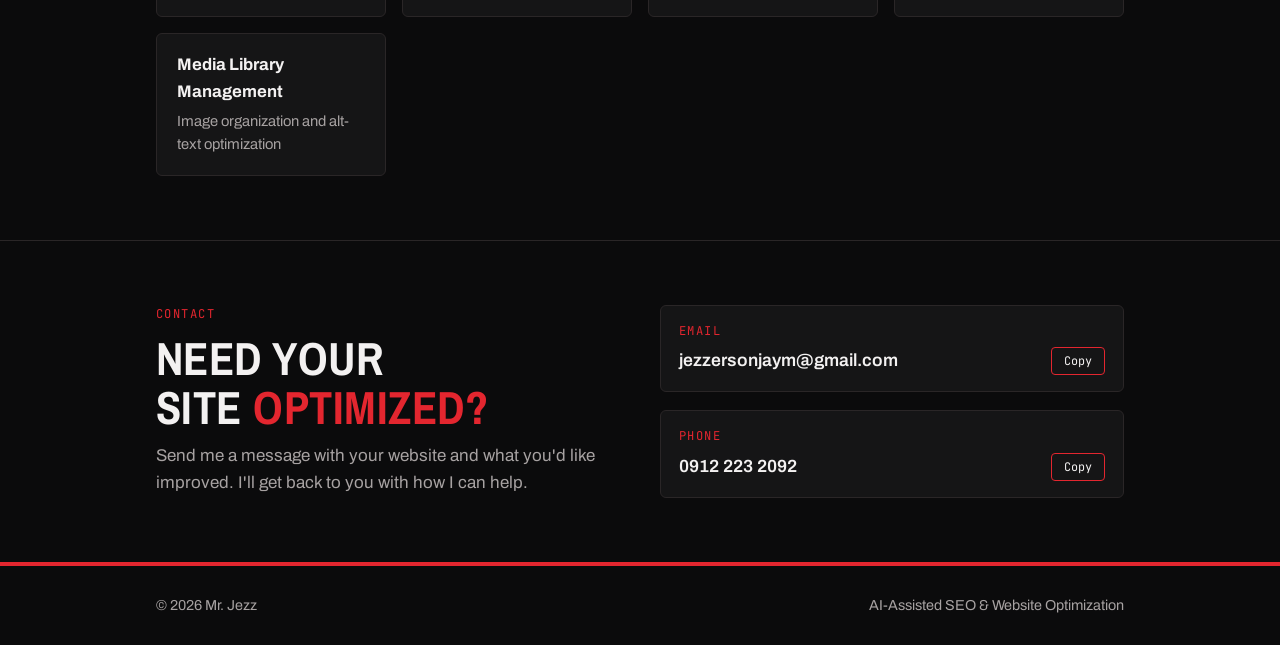
<file: index.html.html>
<!doctype html>
<html lang="en">
<head>
<meta charset="utf-8">
<meta name="viewport" content="width=device-width, initial-scale=1, viewport-fit=cover">
<meta name="description" content="Mr. Jezz, AI-Assisted SEO and Website Optimization Specialist based in the Philippines.">
<title>Mr. Jezz SEO Portfolio</title>
<meta name="claude:viewport-fit-sides" content="cover">
<link rel="preconnect" href="https://fonts.googleapis.com">
<link rel="preconnect" href="https://fonts.gstatic.com" crossorigin>
<link rel="stylesheet" href="https://fonts.googleapis.com/css2?family=Archivo:wght@400;500;600;800&family=Archivo+Narrow:wght@600;700&family=JetBrains+Mono:wght@400;500&display=swap">
<style>
/* Layout: black page, red accent; hero styled like a search result snippet, since titles and meta descriptions are the core work */
:root{
  --bg:#0b0b0c; --surface:#151516; --raise:#1d1d1f; --ink:#f3f1f1; --muted:#a7a2a2; --line:#2a2627;
  --red:#e3262f; --red-deep:#9e141b; --red-soft:#2a1012;
  --display:"Archivo Narrow", "Arial Narrow", "Helvetica Neue", sans-serif;
  --body:"Archivo", "Helvetica Neue", Arial, sans-serif;
  --mono:"JetBrains Mono", ui-monospace, Menlo, monospace;
  color-scheme:dark;
}
*{box-sizing:border-box}
body{margin:0;background:var(--bg);color:var(--ink);font-family:var(--body);font-size:17px;line-height:1.6}
.wrap{max-width:1000px;margin:0 auto;padding-left:max(16px, env(safe-area-inset-left, 0px));padding-right:max(16px, env(safe-area-inset-right, 0px))}
a{color:var(--red)}
a:focus-visible,button:focus-visible{outline:2px solid var(--red);outline-offset:3px;border-radius:4px}
h1,h2,h3{font-family:var(--display);line-height:1.05;text-wrap:balance;margin:0;text-transform:uppercase;letter-spacing:.01em}
h2{font-size:clamp(2rem,5vw,2.9rem);font-weight:700}
h3{font-size:1.2rem;font-weight:700;letter-spacing:.03em}
p{margin:0}
.label{font-family:var(--mono);font-size:.76rem;letter-spacing:.12em;text-transform:uppercase;color:var(--red)}

header.top{border-bottom:1px solid var(--line);position:sticky;top:env(safe-area-inset-top, 0px);background:var(--bg);z-index:5}
body::before{content:"";position:fixed;inset:0 0 auto;height:env(safe-area-inset-top, 0px);z-index:10;background:var(--bg)}
header.top .wrap{display:flex;flex-wrap:wrap;justify-content:space-between;align-items:center;gap:10px 20px;padding-block:16px}
.brand{font-family:var(--display);font-weight:700;font-size:1.35rem;text-transform:uppercase;text-decoration:none;color:var(--ink);letter-spacing:.04em}
.brand b{color:var(--red)}
nav{display:flex;flex-wrap:wrap;gap:18px}
nav a{color:var(--muted);text-decoration:none;font-weight:500;font-size:.95rem}
nav a:hover{color:var(--ink)}

/* hero */
.hero{border-bottom:4px solid var(--red)}
.hero .wrap{display:grid;grid-template-columns:1.5fr 1fr;gap:48px;align-items:center;padding-block:64px 56px}
.intro{display:grid;gap:22px;min-width:0}
.hero h1{font-size:clamp(2.8rem,8vw,5rem);font-weight:700}
.hero h1 span{color:var(--red);display:block}
.lede{color:var(--muted);font-size:1.12rem;max-width:34em}
.cta{display:flex;flex-wrap:wrap;gap:12px}
.btn{display:inline-block;padding:13px 22px;border-radius:4px;font-weight:600;text-decoration:none;font-family:var(--body);font-size:1rem;cursor:pointer;border:2px solid var(--red)}
.btn.primary{background:var(--red);color:#fff}
.btn.primary:hover{background:var(--red-deep);border-color:var(--red-deep)}
.btn.ghost{background:transparent;color:var(--ink)}
.facts{display:flex;flex-wrap:wrap;gap:8px 22px;font-family:var(--mono);font-size:.84rem;color:var(--muted)}
.facts b{color:var(--ink);font-weight:500}
.photo{aspect-ratio:4/5;max-width:100%;border-radius:6px;background:var(--surface);border:1px solid var(--line);box-shadow:12px 12px 0 var(--red);display:grid;place-items:center;align-content:center;gap:10px;text-align:center}
.photo .mono{font-family:var(--display);font-size:5rem;font-weight:700;color:var(--red);line-height:1}
.photo small{font-family:var(--mono);font-size:.75rem;color:var(--muted)}

/* search snippet */
.snippet{background:var(--surface);border:1px solid var(--line);border-radius:8px;padding:18px 20px;display:grid;gap:4px;max-width:36em;min-width:0}
.snippet .url{font-family:var(--mono);font-size:.78rem;color:var(--muted);word-break:break-all}
.snippet .t{color:#ff6a70;font-size:1.15rem;font-weight:500}
.snippet .d{color:var(--muted);font-size:.93rem}
.snippet .meta{display:flex;flex-wrap:wrap;gap:6px 14px;margin-top:8px;font-family:var(--mono);font-size:.72rem;color:var(--muted)}
.snippet .meta span::before{content:"✓ ";color:var(--red)}

section{padding-block:64px;border-bottom:1px solid var(--line)}
.head{display:grid;gap:10px;margin-bottom:32px;max-width:42em}
.head p{color:var(--muted)}

/* about */
.about{display:grid;grid-template-columns:1.5fr 1fr;gap:40px}
.about > *{min-width:0}
.about p+p{margin-top:14px}
.dl{display:grid;gap:16px;align-content:start;background:var(--surface);border:1px solid var(--line);border-top:3px solid var(--red);border-radius:6px;padding:22px;margin:0}
.dl div{display:grid;gap:2px}
.dl dt{font-family:var(--mono);font-size:.74rem;letter-spacing:.1em;text-transform:uppercase;color:var(--muted)}
.dl dd{margin:0;font-weight:600}

/* skills */
.skills{display:grid;grid-template-columns:repeat(3,1fr);gap:1px;background:var(--line);border:1px solid var(--line);border-radius:6px;overflow:hidden}
.skill{background:var(--bg);padding:22px;display:grid;gap:8px;align-content:start}
.skill h3{font-size:1.05rem}
.skill p{color:var(--muted);font-size:.94rem}

/* experience */
.exp{display:grid;grid-template-columns:1fr 1.6fr;gap:40px;background:var(--surface);border:1px solid var(--line);border-left:4px solid var(--red);border-radius:6px;padding:32px}
.exp > *{min-width:0}
.exp h3{font-size:1.6rem}
.exp .desc{color:var(--muted)}
.tasks{list-style:none;margin:0;padding:0;display:grid;gap:10px}
.tasks li{display:grid;grid-template-columns:auto 1fr;gap:12px;align-items:baseline}
.tasks li::before{content:"";width:8px;height:8px;background:var(--red);border-radius:1px;transform:translateY(-2px)}

/* process */
.steps{display:grid;grid-template-columns:repeat(4,1fr);gap:24px;counter-reset:s}
.step{display:grid;gap:8px;align-content:start;counter-increment:s}
.step::before{content:counter(s, decimal-leading-zero);font-family:var(--display);font-size:2.4rem;font-weight:700;color:var(--red);line-height:1}
.step p{color:var(--muted);font-size:.94rem}

/* tools */
.tools{display:grid;grid-template-columns:repeat(auto-fit,minmax(220px,1fr));gap:16px}
.tool{background:var(--surface);border:1px solid var(--line);border-radius:6px;padding:18px 20px;display:grid;gap:4px}
.tool strong{font-size:1.05rem}
.tool span{color:var(--muted);font-size:.92rem}

/* contact */
.contact .wrap{display:grid;grid-template-columns:1fr 1fr;gap:40px;align-items:start}
.contact .wrap > *{min-width:0}
.lines{display:grid;gap:18px}
.line{display:grid;gap:6px;background:var(--surface);border:1px solid var(--line);border-radius:6px;padding:16px 18px}
.line .row{display:flex;flex-wrap:wrap;align-items:center;justify-content:space-between;gap:10px}
.line .val{font-weight:600;font-size:1.1rem;user-select:all;word-break:break-all}
.copy{font-family:var(--mono);font-size:.74rem;padding:5px 12px;border-radius:4px;border:1px solid var(--red);background:transparent;color:var(--ink);cursor:pointer}
.copy:hover{background:var(--red-soft)}
.contact h2 span{color:var(--red)}

footer .wrap{padding-block:28px;display:flex;flex-wrap:wrap;justify-content:space-between;gap:10px;color:var(--muted);font-size:.9rem}

@media (max-width:820px){
  .hero .wrap,.about,.exp,.contact .wrap{grid-template-columns:1fr}
  .skills{grid-template-columns:1fr 1fr}
  .steps{grid-template-columns:1fr 1fr}
  .photo{max-width:260px}
  .exp{padding:24px}
}
@media (max-width:500px){.skills,.steps{grid-template-columns:1fr} header.top{position:static}}
@media (prefers-reduced-motion:no-preference){.btn{transition:background .15s, transform .15s}.btn:hover{transform:translateY(-1px)}}
</style>
</head>
<body>

<header class="top">
  <div class="wrap">
    <a class="brand" href="#top">Mr. <b>Jezz</b></a>
    <nav aria-label="Sections">
      <a href="#about">About</a>
      <a href="#skills">Skills</a>
      <a href="#experience">Experience</a>
      <a href="#tools">Tools</a>
      <a href="#contact">Contact</a>
    </nav>
  </div>
</header>

<main id="top">
  <div class="hero">
    <div class="wrap">
      <div class="intro">
        <span class="label">Virtual Assistant · Philippines</span>
        <h1>Mr. Jezz <span>SEO &amp; Website Optimization</span></h1>
        <p class="lede">AI-Assisted SEO &amp; Website Optimization Specialist. I make WordPress sites faster, cleaner and easier to find, using AI tools to get large updates done quickly and accurately.</p>
        <div class="cta">
          <a class="btn primary" href="#contact">Hire me</a>
          <a class="btn ghost" href="#experience">See my work</a>
        </div>
        <div class="facts">
          <span>Based in <b>Philippines</b></span>
          <span>Hours <b>Flexible</b></span>
          <span>Works with <b>WordPress · Rank Math</b></span>
        </div>
      </div>
      <div class="photo" role="img" aria-label="Photo coming soon">
        <span class="mono">MJ</span>
        <small>Photo coming soon</small>
      </div>
    </div>
  </div>

  <section id="about">
    <div class="wrap about">
      <div>
        <div class="head"><span class="label">About</span><h2>Better rankings start with the details</h2></div>
        <p>I handle the on-page work that helps a website show up in search: SEO titles and meta descriptions, image alt text, compressed WebP images, and internal links that actually point where they should.</p>
        <p>I use AI tools to research, plan and draft, which lets me take on site-wide updates without losing accuracy. Every change is checked on the live site before I call it done.</p>
        <div class="snippet" style="margin-top:28px" aria-label="Example of an optimized search result">
          <span class="url">yourwebsite.com › services</span>
          <span class="t">Your Service in Your City | Clear, Keyword-Rich Title</span>
          <span class="d">A meta description written to match what people search for and give them a reason to click, kept within the length search engines show.</span>
          <div class="meta"><span>Title length</span><span>Meta description</span><span>Focus keyword</span></div>
        </div>
      </div>
      <dl class="dl">
        <div><dt>Role</dt><dd>AI-Assisted SEO &amp; Website Optimization Specialist</dd></div>
        <div><dt>Location</dt><dd>Philippines</dd></div>
        <div><dt>Availability</dt><dd>Flexible hours, works across time zones</dd></div>
        <div><dt>Platform</dt><dd>WordPress with Rank Math SEO</dd></div>
      </dl>
    </div>
  </section>

  <section id="skills">
    <div class="wrap">
      <div class="head"><span class="label">Core skills</span><h2>What I can do for your site</h2></div>
      <div class="skills">
        <div class="skill"><h3>On-page SEO</h3><p>On-page SEO implementation using Rank Math SEO.</p></div>
        <div class="skill"><h3>Titles &amp; meta descriptions</h3><p>SEO title and meta description optimization for every page.</p></div>
        <div class="skill"><h3>Image SEO</h3><p>Image SEO and alt-text optimization across the media library.</p></div>
        <div class="skill"><h3>WebP optimization</h3><p>Image compression and WebP asset replacement for faster pages.</p></div>
        <div class="skill"><h3>WordPress management</h3><p>Website content and page management in WordPress.</p></div>
        <div class="skill"><h3>Internal linking</h3><p>Internal linking corrections and consistent content across the site.</p></div>
        <div class="skill"><h3>Site-wide updates</h3><p>Large content updates rolled out across many pages at once.</p></div>
        <div class="skill"><h3>AI-assisted workflow</h3><p>AI-assisted research, planning, drafting and workflow optimization.</p></div>
        <div class="skill"><h3>Quality checks</h3><p>Live website updates with implementation quality checks.</p></div>
      </div>
    </div>
  </section>

  <section id="experience">
    <div class="wrap">
      <div class="head"><span class="label">Experience</span><h2>Recent work</h2></div>
      <article class="exp">
        <div style="display:grid;gap:12px;align-content:start">
          <span class="label">WordPress · SEO</span>
          <h3>AI-Assisted SEO &amp; Website Optimization Specialist</h3>
        </div>
        <div style="display:grid;gap:18px">
          <p class="desc">Executed on-page SEO improvements and WordPress website optimization, leveraging AI tools to improve workflow efficiency and support large-scale implementation.</p>
          <ul class="tasks">
            <li>Rank Math metadata: SEO titles and meta descriptions</li>
            <li>Image SEO and alt text</li>
            <li>WebP optimization and image replacement</li>
            <li>Internal linking fixes</li>
            <li>Site-wide content updates</li>
          </ul>
        </div>
      </article>

      <div class="head" style="margin-top:56px"><span class="label">How I work</span><h2>From audit to live site</h2></div>
      <div class="steps">
        <div class="step"><h3>Review</h3><p>Check pages, metadata, images and links to find what needs fixing.</p></div>
        <div class="step"><h3>Plan</h3><p>Use AI tools to research and draft titles, descriptions and updates.</p></div>
        <div class="step"><h3>Implement</h3><p>Apply changes in WordPress and Rank Math, page by page or site-wide.</p></div>
        <div class="step"><h3>Check</h3><p>Verify every update on the live site before handing it back.</p></div>
      </div>
    </div>
  </section>

  <section id="tools">
    <div class="wrap">
      <div class="head"><span class="label">Tools &amp; technologies</span><h2>What I work with</h2></div>
      <div class="tools">
        <div class="tool"><strong>WordPress</strong><span>Website and page management</span></div>
        <div class="tool"><strong>Rank Math SEO</strong><span>SEO titles and meta descriptions</span></div>
        <div class="tool"><strong>AI Tools</strong><span>Research, planning, content drafting and workflow assistance</span></div>
        <div class="tool"><strong>WebP Image Optimization</strong><span>Image asset optimization and file-size reduction</span></div>
        <div class="tool"><strong>Media Library Management</strong><span>Image organization and alt-text optimization</span></div>
      </div>
    </div>
  </section>

  <section id="contact" class="contact" style="border-bottom:4px solid var(--red)">
    <div class="wrap">
      <div class="head" style="margin-bottom:0"><span class="label">Contact</span><h2>Need your site <span>optimized?</span></h2><p>Send me a message with your website and what you'd like improved. I'll get back to you with how I can help.</p></div>
      <div class="lines">
        <div class="line"><span class="label">Email</span><div class="row"><span class="val" id="email-val">jezzersonjaym@gmail.com</span><button class="copy" type="button" data-copy="email-val">Copy</button></div></div>
        <div class="line"><span class="label">Phone</span><div class="row"><span class="val" id="phone-val">0912 223 2092</span><button class="copy" type="button" data-copy="phone-val">Copy</button></div></div>
      </div>
    </div>
  </section>
</main>

<footer>
  <div class="wrap"><span>© 2026 Mr. Jezz</span><span>AI-Assisted SEO &amp; Website Optimization</span></div>
</footer>

<script>
document.querySelectorAll('.copy').forEach(function(b){
  b.addEventListener('click',function(){
    var el=document.getElementById(b.dataset.copy), t=el.textContent;
    function done(){b.textContent='Copied';setTimeout(function(){b.textContent='Copy'},1500)}
    function fallback(){var r=document.createRange();r.selectNodeContents(el);var s=getSelection();s.removeAllRanges();s.addRange(r)}
    try{navigator.clipboard.writeText(t).then(done,fallback)}catch(e){fallback()}
  });
});
</script>
</body>
</html>
</file>
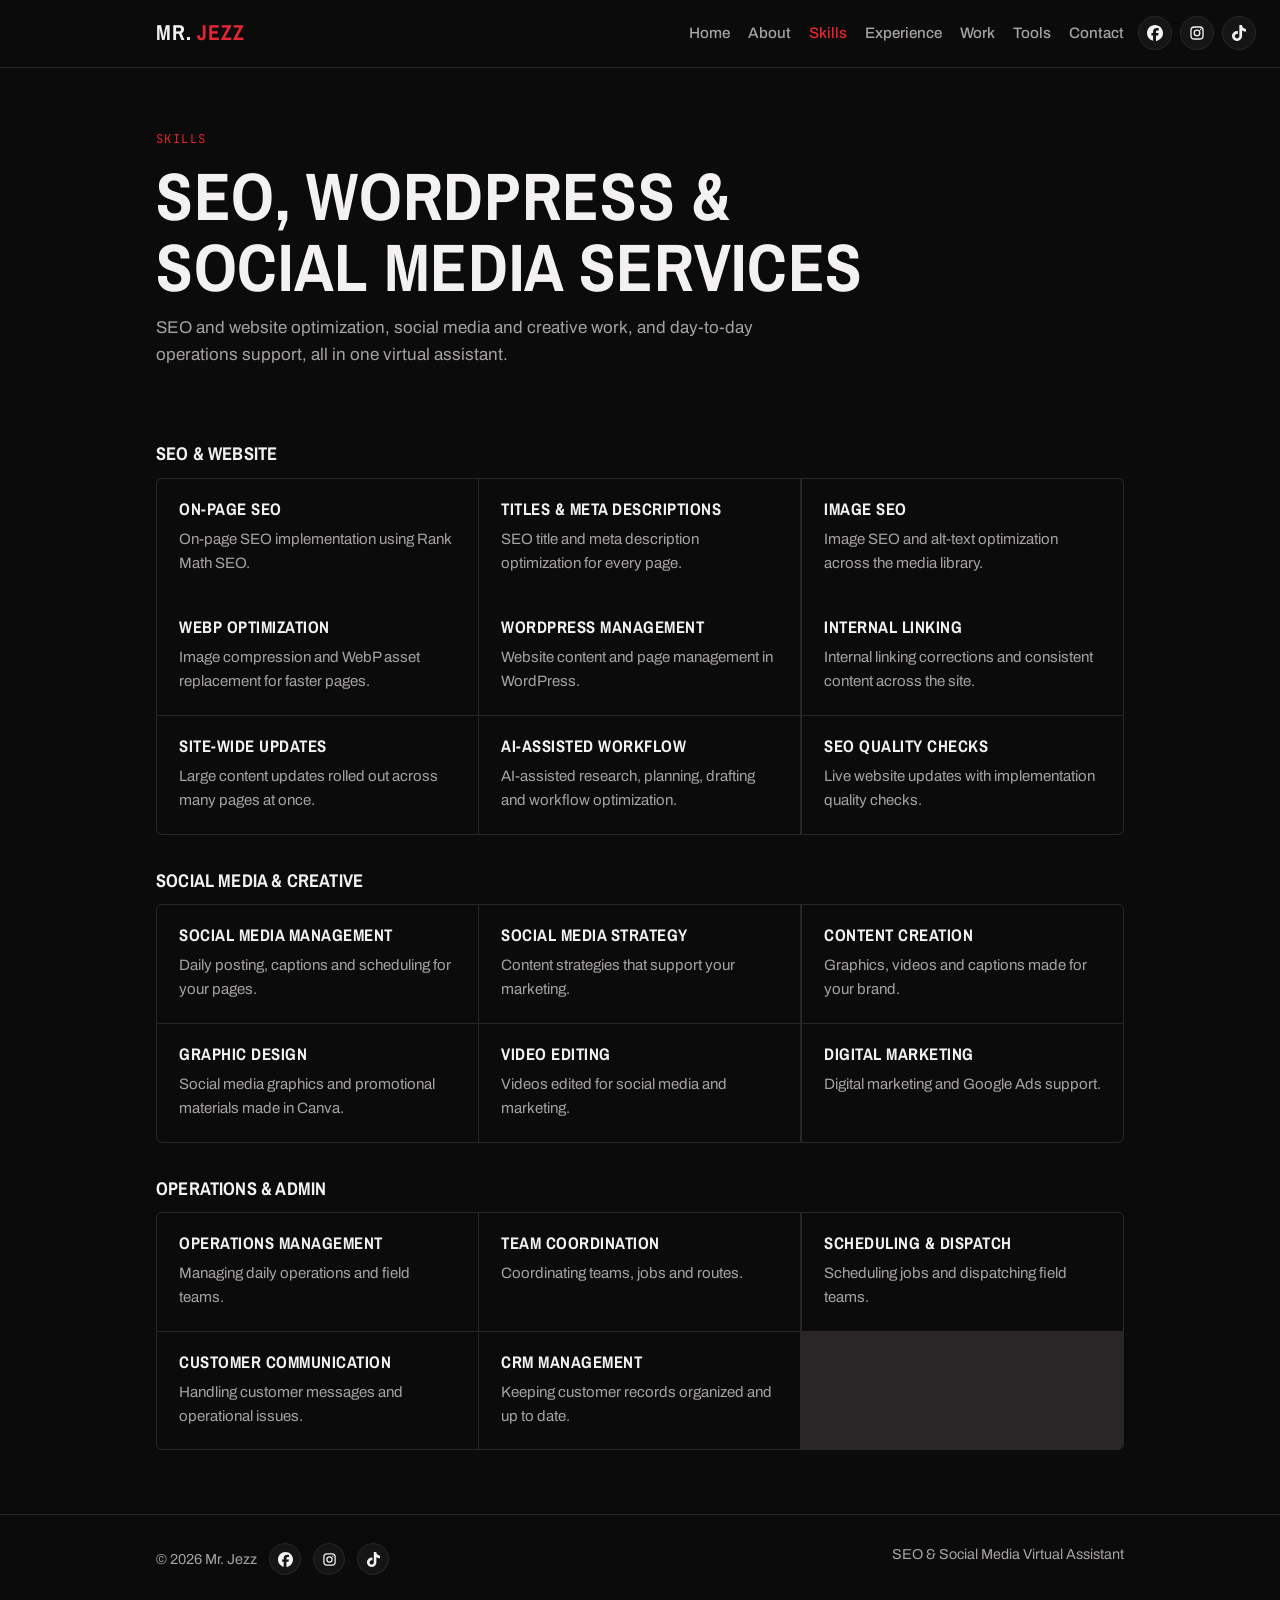
<file: skills.html>
<!doctype html>
<html lang="en">
<head>
<meta charset="utf-8">
<script>document.documentElement.className+=" js"</script>
<meta name="viewport" content="width=device-width, initial-scale=1, viewport-fit=cover">
<title>SEO, WordPress &amp; Social Media VA Services | Mr. Jezz</title>
<meta name="description" content="SEO virtual assistant services from the Philippines: Rank Math titles and meta descriptions, WordPress updates, social media posting, Canva design and admin.">
<link rel="canonical" href="https://mrjezz-24.github.io/skills.html">
<meta name="robots" content="index, follow">
<meta name="theme-color" content="#0b0b0c">
<link rel="icon" type="image/svg+xml" href="data:image/svg+xml,%3Csvg xmlns='http://www.w3.org/2000/svg' width='64' height='64' viewBox='0 0 64 64'%3E%3Crect width='64' height='64' rx='12' fill='%230b0b0c'/%3E%3Ctext x='32' y='43' text-anchor='middle' font-family='Arial,Helvetica,sans-serif' font-weight='800' font-size='28' fill='%23e3262f'%3EMJ%3C/text%3E%3C/svg%3E">
<meta property="og:type" content="website">
<meta property="og:url" content="https://mrjezz-24.github.io/skills.html">
<meta property="og:title" content="SEO, WordPress &amp; Social Media VA Services | Mr. Jezz">
<meta property="og:description" content="SEO virtual assistant services from the Philippines: Rank Math titles and meta descriptions, WordPress updates, social media posting, Canva design and admin.">
<meta property="og:image" content="https://mrjezz-24.github.io/og-image.jpg">
<meta property="og:image:width" content="1200">
<meta property="og:image:height" content="630">
<meta name="twitter:card" content="summary_large_image">
<meta name="twitter:title" content="SEO, WordPress &amp; Social Media VA Services | Mr. Jezz">
<meta name="twitter:description" content="SEO virtual assistant services from the Philippines: Rank Math titles and meta descriptions, WordPress updates, social media posting, Canva design and admin.">
<meta name="twitter:image" content="https://mrjezz-24.github.io/og-image.jpg">
<link rel="preconnect" href="https://fonts.googleapis.com">
<link rel="preconnect" href="https://fonts.gstatic.com" crossorigin>
<link rel="stylesheet" href="https://fonts.googleapis.com/css2?family=Archivo:wght@400;500;600;800&family=Archivo+Narrow:wght@600;700&family=JetBrains+Mono:wght@400;500&display=swap">
<link rel="stylesheet" href="styles.css">
</head>
<body>

<header class="top">
  <div class="wrap">
    <a class="brand" href="index.html">Mr. <b>Jezz</b></a>
    <nav aria-label="Pages">
      <a href="index.html">Home</a>
      <a href="about.html">About</a>
      <a href="skills.html" aria-current="page">Skills</a>
      <a href="experience.html">Experience</a>
      <a href="work.html">Work</a>
      <a href="tools.html">Tools</a>
      <a href="contact.html">Contact</a>
    </nav>
    <div class="head-social"><a class="social hd" href="https://www.facebook.com/jezzersonjay.r.mangalay.3" target="_blank" rel="noopener me" aria-label="Mr. Jezz on Facebook" title="Facebook"><svg viewBox="0 0 24 24" width="16" height="16" fill="currentColor" aria-hidden="true"><path d="M9.101 23.691v-7.98H6.627v-3.667h2.474v-1.58c0-4.085 1.848-5.978 5.858-5.978.401 0 .955.042 1.468.103a8.68 8.68 0 0 1 1.141.195v3.325a8.623 8.623 0 0 0-.653-.036 26.805 26.805 0 0 0-.733-.009c-.707 0-1.259.096-1.675.309a1.686 1.686 0 0 0-.679.622c-.258.42-.374.995-.374 1.752v1.297h3.919l-.386 2.103-.287 1.564h-3.246v8.245C19.396 23.238 24 18.179 24 12.044c0-6.627-5.373-12-12-12s-12 5.373-12 12c0 5.628 3.874 10.35 9.101 11.647Z"/></svg></a><a class="social hd" href="https://www.instagram.com/jezz.0518/" target="_blank" rel="noopener me" aria-label="Mr. Jezz on Instagram" title="Instagram"><svg viewBox="0 0 24 24" width="16" height="16" fill="none" stroke="currentColor" stroke-width="2" aria-hidden="true"><rect x="3" y="3" width="18" height="18" rx="5"/><circle cx="12" cy="12" r="4.2"/><circle cx="17.4" cy="6.6" r="1.1" fill="currentColor" stroke="none"/></svg></a><a class="social hd" href="https://www.tiktok.com/@motojezz.va" target="_blank" rel="noopener me" aria-label="Mr. Jezz on TikTok" title="TikTok"><svg viewBox="0 0 24 24" width="16" height="16" fill="currentColor" aria-hidden="true"><path d="M12.525.02c1.31-.02 2.61-.01 3.91-.02.08 1.53.63 3.09 1.75 4.17 1.12 1.11 2.7 1.62 4.24 1.79v4.03c-1.44-.05-2.89-.35-4.2-.97-.57-.26-1.1-.59-1.62-.93-.01 2.92.01 5.84-.02 8.75-.08 1.4-.54 2.79-1.35 3.94-1.31 1.92-3.58 3.17-5.91 3.21-1.43.08-2.86-.31-4.08-1.03-2.02-1.19-3.44-3.37-3.65-5.71-.02-.5-.03-1-.01-1.49.18-1.9 1.12-3.72 2.58-4.96 1.66-1.44 3.98-2.13 6.15-1.72.02 1.48-.04 2.96-.04 4.44-.99-.32-2.15-.23-3.02.37-.63.41-1.11 1.04-1.36 1.75-.21.51-.15 1.07-.14 1.61.24 1.64 1.82 3.02 3.5 2.87 1.12-.01 2.19-.66 2.77-1.61.19-.33.4-.67.41-1.06.1-1.79.06-3.57.07-5.36.01-4.03-.01-8.05.02-12.07z"/></svg></a></div>
  </div>
</header>
<main id="top">
  <div class="page-head anim">
    <div class="wrap">
      <span class="label slide" style="--i:0">Skills</span>
      <h1 class="flip3d fx" style="--i:1">SEO, WordPress &amp; social media services</h1>
      <p class="slide" style="--i:2">SEO and website optimization, social media and creative work, and day-to-day operations support, all in one virtual assistant.</p>
    </div>
  </div>

  <section id="skills" style="padding-top:0" class="anim">
    <div class="wrap">
      <h2 class="subhead flip3d fx" style="--i:0">SEO &amp; website</h2>
      <div class="skills fx-board">
        <div class="skill fx-flap fx tilt3d" style="--i:1"><h3>On-page SEO</h3><p>On-page SEO implementation using Rank Math SEO.</p></div>
        <div class="skill fx-flap fx tilt3d" style="--i:2"><h3>Titles &amp; meta descriptions</h3><p>SEO title and meta description optimization for every page.</p></div>
        <div class="skill fx-flap fx tilt3d" style="--i:3"><h3>Image SEO</h3><p>Image SEO and alt-text optimization across the media library.</p></div>
        <div class="skill fx-flap fx tilt3d" style="--i:2"><h3>WebP optimization</h3><p>Image compression and WebP asset replacement for faster pages.</p></div>
        <div class="skill fx-flap fx tilt3d" style="--i:3"><h3>WordPress management</h3><p>Website content and page management in WordPress.</p></div>
        <div class="skill fx-flap fx tilt3d" style="--i:4"><h3>Internal linking</h3><p>Internal linking corrections and consistent content across the site.</p></div>
        <div class="skill fx-flap fx tilt3d" style="--i:3"><h3>Site-wide updates</h3><p>Large content updates rolled out across many pages at once.</p></div>
        <div class="skill fx-flap fx tilt3d" style="--i:4"><h3>AI-assisted workflow</h3><p>AI-assisted research, planning, drafting and workflow optimization.</p></div>
        <div class="skill fx-flap fx tilt3d" style="--i:5"><h3>SEO quality checks</h3><p>Live website updates with implementation quality checks.</p></div>
      </div>
      <h2 class="subhead flip3d fx" style="--i:0">Social media &amp; creative</h2>
      <div class="skills fx-board">
        <div class="skill fx-flap fx tilt3d" style="--i:1"><h3>Social media management</h3><p>Daily posting, captions and scheduling for your pages.</p></div>
        <div class="skill fx-flap fx tilt3d" style="--i:2"><h3>Social media strategy</h3><p>Content strategies that support your marketing.</p></div>
        <div class="skill fx-flap fx tilt3d" style="--i:3"><h3>Content creation</h3><p>Graphics, videos and captions made for your brand.</p></div>
        <div class="skill fx-flap fx tilt3d" style="--i:2"><h3>Graphic design</h3><p>Social media graphics and promotional materials made in Canva.</p></div>
        <div class="skill fx-flap fx tilt3d" style="--i:3"><h3>Video editing</h3><p>Videos edited for social media and marketing.</p></div>
        <div class="skill fx-flap fx tilt3d" style="--i:4"><h3>Digital marketing</h3><p>Digital marketing and Google Ads support.</p></div>
      </div>
      <h2 class="subhead flip3d fx" style="--i:0">Operations &amp; admin</h2>
      <div class="skills fx-board">
        <div class="skill fx-flap fx tilt3d" style="--i:1"><h3>Operations management</h3><p>Managing daily operations and field teams.</p></div>
        <div class="skill fx-flap fx tilt3d" style="--i:2"><h3>Team coordination</h3><p>Coordinating teams, jobs and routes.</p></div>
        <div class="skill fx-flap fx tilt3d" style="--i:3"><h3>Scheduling &amp; dispatch</h3><p>Scheduling jobs and dispatching field teams.</p></div>
        <div class="skill fx-flap fx tilt3d" style="--i:2"><h3>Customer communication</h3><p>Handling customer messages and operational issues.</p></div>
        <div class="skill fx-flap fx tilt3d" style="--i:3"><h3>CRM management</h3><p>Keeping customer records organized and up to date.</p></div>
      </div>
    </div>
  </section>
</main>

<footer>
  <div class="wrap"><span>© 2026 Mr. Jezz <a class="social sm" href="https://www.facebook.com/jezzersonjay.r.mangalay.3" target="_blank" rel="noopener me" aria-label="Mr. Jezz on Facebook" title="Facebook"><svg viewBox="0 0 24 24" width="15" height="15" fill="currentColor" aria-hidden="true"><path d="M9.101 23.691v-7.98H6.627v-3.667h2.474v-1.58c0-4.085 1.848-5.978 5.858-5.978.401 0 .955.042 1.468.103a8.68 8.68 0 0 1 1.141.195v3.325a8.623 8.623 0 0 0-.653-.036 26.805 26.805 0 0 0-.733-.009c-.707 0-1.259.096-1.675.309a1.686 1.686 0 0 0-.679.622c-.258.42-.374.995-.374 1.752v1.297h3.919l-.386 2.103-.287 1.564h-3.246v8.245C19.396 23.238 24 18.179 24 12.044c0-6.627-5.373-12-12-12s-12 5.373-12 12c0 5.628 3.874 10.35 9.101 11.647Z"/></svg></a><a class="social sm" href="https://www.instagram.com/jezz.0518/" target="_blank" rel="noopener me" aria-label="Mr. Jezz on Instagram" title="Instagram"><svg viewBox="0 0 24 24" width="15" height="15" fill="none" stroke="currentColor" stroke-width="2" aria-hidden="true"><rect x="3" y="3" width="18" height="18" rx="5"/><circle cx="12" cy="12" r="4.2"/><circle cx="17.4" cy="6.6" r="1.1" fill="currentColor" stroke="none"/></svg></a><a class="social sm" href="https://www.tiktok.com/@motojezz.va" target="_blank" rel="noopener me" aria-label="Mr. Jezz on TikTok" title="TikTok"><svg viewBox="0 0 24 24" width="15" height="15" fill="currentColor" aria-hidden="true"><path d="M12.525.02c1.31-.02 2.61-.01 3.91-.02.08 1.53.63 3.09 1.75 4.17 1.12 1.11 2.7 1.62 4.24 1.79v4.03c-1.44-.05-2.89-.35-4.2-.97-.57-.26-1.1-.59-1.62-.93-.01 2.92.01 5.84-.02 8.75-.08 1.4-.54 2.79-1.35 3.94-1.31 1.92-3.58 3.17-5.91 3.21-1.43.08-2.86-.31-4.08-1.03-2.02-1.19-3.44-3.37-3.65-5.71-.02-.5-.03-1-.01-1.49.18-1.9 1.12-3.72 2.58-4.96 1.66-1.44 3.98-2.13 6.15-1.72.02 1.48-.04 2.96-.04 4.44-.99-.32-2.15-.23-3.02.37-.63.41-1.11 1.04-1.36 1.75-.21.51-.15 1.07-.14 1.61.24 1.64 1.82 3.02 3.5 2.87 1.12-.01 2.19-.66 2.77-1.61.19-.33.4-.67.41-1.06.1-1.79.06-3.57.07-5.36.01-4.03-.01-8.05.02-12.07z"/></svg></a></span><span>SEO &amp; Social Media Virtual Assistant</span></div>
</footer>
<script src="script.js"></script>
</body>
</html>
</file>
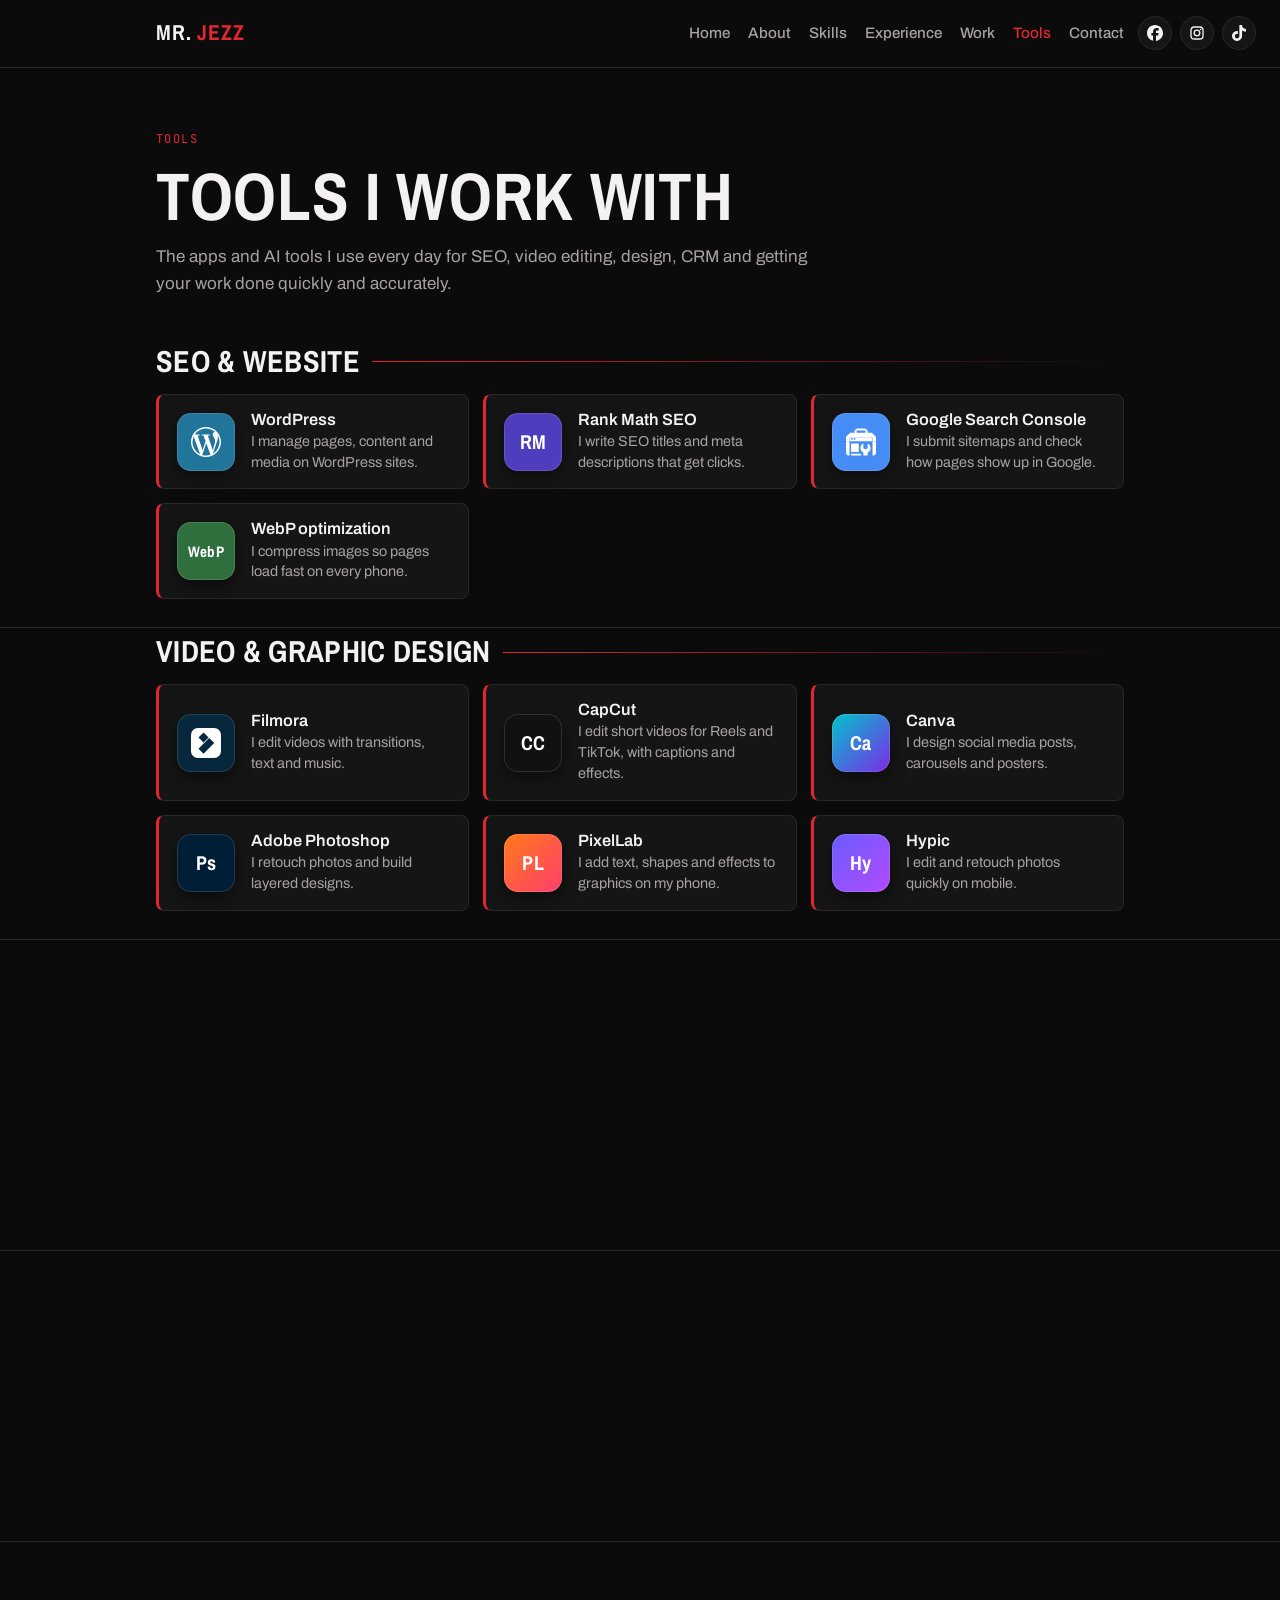
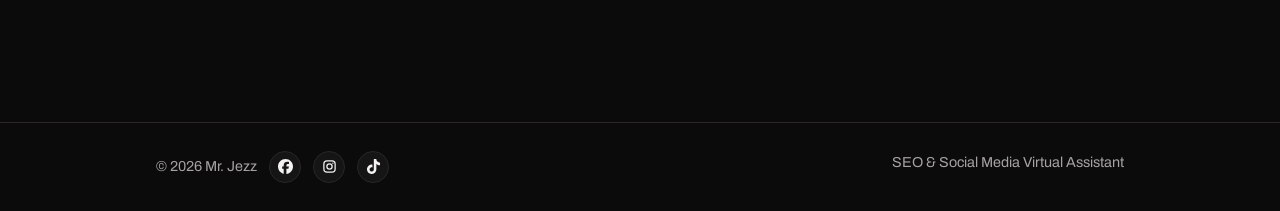
<file: tools.html>
<!doctype html>
<html lang="en">
<head>
<meta charset="utf-8">
<script>document.documentElement.className+=" js"</script>
<meta name="viewport" content="width=device-width, initial-scale=1, viewport-fit=cover">
<title>WordPress, Rank Math &amp; Canva Tools | Mr. Jezz</title>
<meta name="description" content="Tools used by Mr. Jezz, a Philippines virtual assistant: WordPress, Rank Math SEO, AI tools, WebP image optimization, Canva, CRM and social platforms.">
<link rel="canonical" href="https://mrjezz-24.github.io/tools.html">
<meta name="robots" content="index, follow">
<meta name="theme-color" content="#0b0b0c">
<link rel="icon" type="image/svg+xml" href="data:image/svg+xml,%3Csvg xmlns='http://www.w3.org/2000/svg' width='64' height='64' viewBox='0 0 64 64'%3E%3Crect width='64' height='64' rx='12' fill='%230b0b0c'/%3E%3Ctext x='32' y='43' text-anchor='middle' font-family='Arial,Helvetica,sans-serif' font-weight='800' font-size='28' fill='%23e3262f'%3EMJ%3C/text%3E%3C/svg%3E">
<meta property="og:type" content="website">
<meta property="og:url" content="https://mrjezz-24.github.io/tools.html">
<meta property="og:title" content="WordPress, Rank Math &amp; Canva Tools | Mr. Jezz">
<meta property="og:description" content="Tools used by Mr. Jezz, a Philippines virtual assistant: WordPress, Rank Math SEO, AI tools, WebP image optimization, Canva, CRM and social platforms.">
<meta property="og:image" content="https://mrjezz-24.github.io/og-image.jpg">
<meta property="og:image:width" content="1200">
<meta property="og:image:height" content="630">
<meta name="twitter:card" content="summary_large_image">
<meta name="twitter:title" content="WordPress, Rank Math &amp; Canva Tools | Mr. Jezz">
<meta name="twitter:description" content="Tools used by Mr. Jezz, a Philippines virtual assistant: WordPress, Rank Math SEO, AI tools, WebP image optimization, Canva, CRM and social platforms.">
<meta name="twitter:image" content="https://mrjezz-24.github.io/og-image.jpg">
<link rel="preconnect" href="https://fonts.googleapis.com">
<link rel="preconnect" href="https://fonts.gstatic.com" crossorigin>
<link rel="stylesheet" href="https://fonts.googleapis.com/css2?family=Archivo:wght@400;500;600;800&family=Archivo+Narrow:wght@600;700&family=JetBrains+Mono:wght@400;500&display=swap">
<link rel="stylesheet" href="styles.css">
</head>
<body>

<header class="top">
  <div class="wrap">
    <a class="brand" href="index.html">Mr. <b>Jezz</b></a>
    <nav aria-label="Pages">
      <a href="index.html">Home</a>
      <a href="about.html">About</a>
      <a href="skills.html">Skills</a>
      <a href="experience.html">Experience</a>
      <a href="work.html">Work</a>
      <a href="tools.html" aria-current="page">Tools</a>
      <a href="contact.html">Contact</a>
    </nav>
    <div class="head-social"><a class="social hd" href="https://www.facebook.com/jezzersonjay.r.mangalay.3" target="_blank" rel="noopener me" aria-label="Mr. Jezz on Facebook" title="Facebook"><svg viewBox="0 0 24 24" width="16" height="16" fill="currentColor" aria-hidden="true"><path d="M9.101 23.691v-7.98H6.627v-3.667h2.474v-1.58c0-4.085 1.848-5.978 5.858-5.978.401 0 .955.042 1.468.103a8.68 8.68 0 0 1 1.141.195v3.325a8.623 8.623 0 0 0-.653-.036 26.805 26.805 0 0 0-.733-.009c-.707 0-1.259.096-1.675.309a1.686 1.686 0 0 0-.679.622c-.258.42-.374.995-.374 1.752v1.297h3.919l-.386 2.103-.287 1.564h-3.246v8.245C19.396 23.238 24 18.179 24 12.044c0-6.627-5.373-12-12-12s-12 5.373-12 12c0 5.628 3.874 10.35 9.101 11.647Z"/></svg></a><a class="social hd" href="https://www.instagram.com/jezz.0518/" target="_blank" rel="noopener me" aria-label="Mr. Jezz on Instagram" title="Instagram"><svg viewBox="0 0 24 24" width="16" height="16" fill="none" stroke="currentColor" stroke-width="2" aria-hidden="true"><rect x="3" y="3" width="18" height="18" rx="5"/><circle cx="12" cy="12" r="4.2"/><circle cx="17.4" cy="6.6" r="1.1" fill="currentColor" stroke="none"/></svg></a><a class="social hd" href="https://www.tiktok.com/@motojezz.va" target="_blank" rel="noopener me" aria-label="Mr. Jezz on TikTok" title="TikTok"><svg viewBox="0 0 24 24" width="16" height="16" fill="currentColor" aria-hidden="true"><path d="M12.525.02c1.31-.02 2.61-.01 3.91-.02.08 1.53.63 3.09 1.75 4.17 1.12 1.11 2.7 1.62 4.24 1.79v4.03c-1.44-.05-2.89-.35-4.2-.97-.57-.26-1.1-.59-1.62-.93-.01 2.92.01 5.84-.02 8.75-.08 1.4-.54 2.79-1.35 3.94-1.31 1.92-3.58 3.17-5.91 3.21-1.43.08-2.86-.31-4.08-1.03-2.02-1.19-3.44-3.37-3.65-5.71-.02-.5-.03-1-.01-1.49.18-1.9 1.12-3.72 2.58-4.96 1.66-1.44 3.98-2.13 6.15-1.72.02 1.48-.04 2.96-.04 4.44-.99-.32-2.15-.23-3.02.37-.63.41-1.11 1.04-1.36 1.75-.21.51-.15 1.07-.14 1.61.24 1.64 1.82 3.02 3.5 2.87 1.12-.01 2.19-.66 2.77-1.61.19-.33.4-.67.41-1.06.1-1.79.06-3.57.07-5.36.01-4.03-.01-8.05.02-12.07z"/></svg></a></div>
  </div>
</header>
<main id="top">
  <div class="page-head anim">
    <div class="wrap">
      <span class="label slide" style="--i:0">Tools</span>
      <h1 class="slide" style="--i:1">Tools I work with</h1>
      <p class="slide" style="--i:2">The apps and AI tools I use every day for SEO, video editing, design, CRM and getting your work done quickly and accurately.</p>
    </div>
  </div>

  <section class="tool-group anim" aria-labelledby="tg0">
    <div class="wrap">
      <h2 id="tg0" class="slide" style="--i:0">SEO &amp; website</h2>
      <div class="tool-cards">
        <div class="tool-card slide-r" style="--i:0"><span class="tool-logo" style="--tile:#21759b;--d:0.00s"><svg viewBox="0 0 24 24" aria-hidden="true"><path d="M21.469 6.825c.84 1.537 1.318 3.3 1.318 5.175 0 3.979-2.156 7.456-5.363 9.325l3.295-9.527c.615-1.54.82-2.771.82-3.864 0-.405-.026-.78-.07-1.11m-7.981.105c.647-.03 1.232-.105 1.232-.105.582-.075.514-.93-.067-.899 0 0-1.755.135-2.88.135-1.064 0-2.85-.15-2.85-.15-.585-.03-.661.855-.075.885 0 0 .54.061 1.125.09l1.68 4.605-2.37 7.08L5.354 6.9c.649-.03 1.234-.1 1.234-.1.585-.075.516-.93-.065-.896 0 0-1.746.138-2.874.138-.2 0-.438-.008-.69-.015C4.911 3.15 8.235 1.215 12 1.215c2.809 0 5.365 1.072 7.286 2.833-.046-.003-.091-.009-.141-.009-1.06 0-1.812.923-1.812 1.914 0 .89.513 1.643 1.06 2.531.411.72.89 1.643.89 2.977 0 .915-.354 1.994-.821 3.479l-1.075 3.585-3.9-11.61.001.014zM12 22.784c-1.059 0-2.081-.153-3.048-.437l3.237-9.406 3.315 9.087c.024.053.05.101.078.149-1.12.393-2.325.609-3.582.609M1.211 12c0-1.564.336-3.05.935-4.39L7.29 21.709C3.694 19.96 1.212 16.271 1.211 12M12 0C5.385 0 0 5.385 0 12s5.385 12 12 12 12-5.385 12-12S18.615 0 12 0"/></svg></span><div><h3>WordPress</h3><p>I manage pages, content and media on WordPress sites.</p></div></div>
        <div class="tool-card slide-r" style="--i:1"><span class="tool-logo" style="--tile:#4e3ebd;--d:0.37s"><b aria-hidden="true">RM</b></span><div><h3>Rank Math SEO</h3><p>I write SEO titles and meta descriptions that get clicks.</p></div></div>
        <div class="tool-card slide-r" style="--i:2"><span class="tool-logo" style="--tile:#458cf5;--d:0.74s"><svg viewBox="0 0 24 24" aria-hidden="true"><path d="M8.548 1.156L6.832 2.872v1.682h1.716zm0 3.398v.035H6.832v-.035H3.386L0 7.844v3.577h2.826V8.94c0-.525.429-.954.954-.954h16.476c.525 0 .954.43.954.954v2.48h2.754V7.844l-3.386-3.29H17.3v.035h-1.717v-.035zm7.035 0H17.3V2.872l-1.717-1.716zM8.679 1.188V2.84h6.773V1.188zm11.471 7.07a.834.834 0 00-.132.01l-.543.002c-5.216.014-10.432-.008-15.648.01-.435-.063-.794.436-.716.883v2.264h17.812c-.016-.888.045-1.782-.034-2.666-.104-.342-.427-.502-.739-.502zm-15.422.634a.689.698 0 01.689.698.689.698 0 01-.689.697.689.698 0 01-.688-.697.689.698 0 01.688-.698zm2.134 0a.689.698 0 01.689.698.689.698 0 01-.689.697.689.698 0 01-.688-.697.689.698 0 01.688-.698zM.036 11.645v9.156c0 1.05.858 1.908 1.907 1.908h.883V11.645zm21.174 0v11.064h.882c1.05 0 1.908-.858 1.908-1.908v-9.156zM4.057 13.133v6.85h6.137v-6.85zm13.243.021v3.777l-1.708.977-1.708-.977v-3.758a4.006 4.006 0 000 7.23v2.441h3.457v-2.442a4.006 4.006 0 00-.041-7.248zm-13.243 8.26v1.43h7.925v-1.43z"/></svg></span><div><h3>Google Search Console</h3><p>I submit sitemaps and check how pages show up in Google.</p></div></div>
        <div class="tool-card slide-r" style="--i:3"><span class="tool-logo" style="--tile:#2f6f3e;--d:1.11s"><b aria-hidden="true" style="font-size:.95rem">WebP</b></span><div><h3>WebP optimization</h3><p>I compress images so pages load fast on every phone.</p></div></div>
      </div>
    </div>
  </section>
  <section class="tool-group anim" aria-labelledby="tg1">
    <div class="wrap">
      <h2 id="tg1" class="slide" style="--i:0">Video &amp; graphic design</h2>
      <div class="tool-cards">
        <div class="tool-card slide-r" style="--i:0"><span class="tool-logo" style="--tile:#07273d;--d:0.00s"><svg viewBox="0 0 24 24" aria-hidden="true"><path d="M5.475 0A5.463 5.463 0 0 0 0 5.475v13.05A5.463 5.463 0 0 0 5.475 24h13.05A5.463 5.463 0 0 0 24 18.525V5.475A5.463 5.463 0 0 0 18.525 0H5.475Zm4.552 3.6 4.026 4.029-4.617 4.623-.022-.023a1.088 1.088 0 0 0-.158-1.339L5.999 7.63l4.028-4.03ZM14.528 8l4.027 4.03-8.528 8.536L6 16.536 14.528 8Z"/></svg></span><div><h3>Filmora</h3><p>I edit videos with transitions, text and music.</p></div></div>
        <div class="tool-card slide-r" style="--i:1"><span class="tool-logo" style="--tile:#111111;--d:0.37s"><b aria-hidden="true">CC</b></span><div><h3>CapCut</h3><p>I edit short videos for Reels and TikTok, with captions and effects.</p></div></div>
        <div class="tool-card slide-r" style="--i:2"><span class="tool-logo" style="--tile:linear-gradient(135deg,#00c4cc,#7d2ae8);--d:0.74s"><b aria-hidden="true">Ca</b></span><div><h3>Canva</h3><p>I design social media posts, carousels and posters.</p></div></div>
        <div class="tool-card slide-r" style="--i:3"><span class="tool-logo" style="--tile:#001e36;--d:1.11s"><b aria-hidden="true">Ps</b></span><div><h3>Adobe Photoshop</h3><p>I retouch photos and build layered designs.</p></div></div>
        <div class="tool-card slide-r" style="--i:4"><span class="tool-logo" style="--tile:linear-gradient(135deg,#ff7a18,#ff3d6e);--d:1.48s"><b aria-hidden="true">PL</b></span><div><h3>PixelLab</h3><p>I add text, shapes and effects to graphics on my phone.</p></div></div>
        <div class="tool-card slide-r" style="--i:5"><span class="tool-logo" style="--tile:linear-gradient(135deg,#6a5cff,#b14bff);--d:1.85s"><b aria-hidden="true">Hy</b></span><div><h3>Hypic</h3><p>I edit and retouch photos quickly on mobile.</p></div></div>
      </div>
    </div>
  </section>
  <section class="tool-group anim" aria-labelledby="tg2">
    <div class="wrap">
      <h2 id="tg2" class="slide" style="--i:0">CRM, sales &amp; social</h2>
      <div class="tool-cards">
        <div class="tool-card slide-r" style="--i:0"><span class="tool-logo" style="--tile:#155eef;--d:0.00s"><b aria-hidden="true">HL</b></span><div><h3>GoHighLevel</h3><p>I manage leads, pipelines and follow-up messages.</p></div></div>
        <div class="tool-card slide-r" style="--i:1"><span class="tool-logo" style="--tile:#3e4348;--d:0.37s"><svg viewBox="0 0 24 24" aria-hidden="true"><path d="M4.01 0A4.01 4.01 0 000 4.01v15.98c0 2.21 1.8 4 4.01 4.01h15.98C22.2 24 24 22.2 24 19.99V4A4.01 4.01 0 0019.99 0H4zm1.62 4.36h12.74c.7 0 1.26.57 1.26 1.27v12.74c0 .7-.56 1.27-1.26 1.27H5.63c-.7 0-1.26-.57-1.26-1.27V5.63a1.27 1.27 0 011.26-1.27zm3.83 4.35a.73.73 0 00-.73.73v5.09c0 .4.32.72.72.72h5.1a.73.73 0 00.73-.72V9.44a.73.73 0 00-.73-.73h-5.1Z"/></svg></span><div><h3>Square CRM</h3><p>I keep customer records and appointments organized.</p></div></div>
        <div class="tool-card slide-r" style="--i:2"><span class="tool-logo" style="--tile:#0f8a6a;--d:0.74s"><b aria-hidden="true">AP</b></span><div><h3>Autopilot CRM</h3><p>I track customers and set up automated follow-ups.</p></div></div>
        <div class="tool-card slide-r" style="--i:3"><span class="tool-logo" style="--tile:#c2410c;--d:1.11s"><b aria-hidden="true">D7</b></span><div><h3>D7 Lead Finder</h3><p>I find business leads and their contact details.</p></div></div>
        <div class="tool-card slide-r" style="--i:4"><span class="tool-logo" style="--tile:#0a66c2;--d:1.48s"><b aria-hidden="true">in</b></span><div><h3>LinkedIn Sales Navigator</h3><p>I search for and research prospects on LinkedIn.</p></div></div>
        <div class="tool-card slide-r" style="--i:5"><span class="tool-logo" style="--tile:#0467df;--d:1.85s"><svg viewBox="0 0 24 24" aria-hidden="true"><path d="M6.915 4.03c-1.968 0-3.683 1.28-4.871 3.113C.704 9.208 0 11.883 0 14.449c0 .706.07 1.369.21 1.973a6.624 6.624 0 0 0 .265.86 5.297 5.297 0 0 0 .371.761c.696 1.159 1.818 1.927 3.593 1.927 1.497 0 2.633-.671 3.965-2.444.76-1.012 1.144-1.626 2.663-4.32l.756-1.339.186-.325c.061.1.121.196.183.3l2.152 3.595c.724 1.21 1.665 2.556 2.47 3.314 1.046.987 1.992 1.22 3.06 1.22 1.075 0 1.876-.355 2.455-.843a3.743 3.743 0 0 0 .81-.973c.542-.939.861-2.127.861-3.745 0-2.72-.681-5.357-2.084-7.45-1.282-1.912-2.957-2.93-4.716-2.93-1.047 0-2.088.467-3.053 1.308-.652.57-1.257 1.29-1.82 2.05-.69-.875-1.335-1.547-1.958-2.056-1.182-.966-2.315-1.303-3.454-1.303zm10.16 2.053c1.147 0 2.188.758 2.992 1.999 1.132 1.748 1.647 4.195 1.647 6.4 0 1.548-.368 2.9-1.839 2.9-.58 0-1.027-.23-1.664-1.004-.496-.601-1.343-1.878-2.832-4.358l-.617-1.028a44.908 44.908 0 0 0-1.255-1.98c.07-.109.141-.224.211-.327 1.12-1.667 2.118-2.602 3.358-2.602zm-10.201.553c1.265 0 2.058.791 2.675 1.446.307.327.737.871 1.234 1.579l-1.02 1.566c-.757 1.163-1.882 3.017-2.837 4.338-1.191 1.649-1.81 1.817-2.486 1.817-.524 0-1.038-.237-1.383-.794-.263-.426-.464-1.13-.464-2.046 0-2.221.63-4.535 1.66-6.088.454-.687.964-1.226 1.533-1.533a2.264 2.264 0 0 1 1.088-.285z"/></svg></span><div><h3>Meta Business Suite</h3><p>I schedule posts and manage Facebook and Instagram pages.</p></div></div>
      </div>
    </div>
  </section>
  <section class="tool-group anim" aria-labelledby="tg3">
    <div class="wrap">
      <h2 id="tg3" class="slide" style="--i:0">AI tools</h2>
      <div class="tool-cards">
        <div class="tool-card slide-r" style="--i:0"><span class="tool-logo" style="--tile:#10a37f;--d:0.00s"><b aria-hidden="true" style="font-size:1.05rem">GPT</b></span><div><h3>ChatGPT</h3><p>I research, brainstorm and draft content faster.</p></div></div>
        <div class="tool-card slide-r" style="--i:1"><span class="tool-logo" style="--tile:#d97757;--d:0.37s"><svg viewBox="0 0 24 24" aria-hidden="true"><path d="m4.7144 15.9555 4.7174-2.6471.079-.2307-.079-.1275h-.2307l-.7893-.0486-2.6956-.0729-2.3375-.0971-2.2646-.1214-.5707-.1215-.5343-.7042.0546-.3522.4797-.3218.686.0608 1.5179.1032 2.2767.1578 1.6514.0972 2.4468.255h.3886l.0546-.1579-.1336-.0971-.1032-.0972L6.973 9.8356l-2.55-1.6879-1.3356-.9714-.7225-.4918-.3643-.4614-.1578-1.0078.6557-.7225.8803.0607.2246.0607.8925.686 1.9064 1.4754 2.4893 1.8336.3643.3035.1457-.1032.0182-.0728-.164-.2733-1.3539-2.4467-1.445-2.4893-.6435-1.032-.17-.6194c-.0607-.255-.1032-.4674-.1032-.7285L6.287.1335 6.6997 0l.9957.1336.419.3642.6192 1.4147 1.0018 2.2282 1.5543 3.0296.4553.8985.2429.8318.091.255h.1579v-.1457l.1275-1.706.2368-2.0947.2307-2.6957.0789-.7589.3764-.9107.7468-.4918.5828.2793.4797.686-.0668.4433-.2853 1.8517-.5586 2.9021-.3643 1.9429h.2125l.2429-.2429.9835-1.3053 1.6514-2.0643.7286-.8196.85-.9046.5464-.4311h1.0321l.759 1.1293-.34 1.1657-1.0625 1.3478-.8804 1.1414-1.2628 1.7-.7893 1.36.0729.1093.1882-.0183 2.8535-.607 1.5421-.2794 1.8396-.3157.8318.3886.091.3946-.3278.8075-1.967.4857-2.3072.4614-3.4364.8136-.0425.0304.0486.0607 1.5482.1457.6618.0364h1.621l3.0175.2247.7892.522.4736.6376-.079.4857-1.2142.6193-1.6393-.3886-3.825-.9107-1.3113-.3279h-.1822v.1093l1.0929 1.0686 2.0035 1.8092 2.5075 2.3314.1275.5768-.3218.4554-.34-.0486-2.2039-1.6575-.85-.7468-1.9246-1.621h-.1275v.17l.4432.6496 2.3436 3.5214.1214 1.0807-.17.3521-.6071.2125-.6679-.1214-1.3721-1.9246L14.38 17.959l-1.1414-1.9428-.1397.079-.674 7.2552-.3156.3703-.7286.2793-.6071-.4614-.3218-.7468.3218-1.4753.3886-1.9246.3157-1.53.2853-1.9004.17-.6314-.0121-.0425-.1397.0182-1.4328 1.9672-2.1796 2.9446-1.7243 1.8456-.4128.164-.7164-.3704.0667-.6618.4008-.5889 2.386-3.0357 1.4389-1.882.929-1.0868-.0062-.1579h-.0546l-6.3385 4.1164-1.1293.1457-.4857-.4554.0608-.7467.2307-.2429 1.9064-1.3114Z"/></svg></span><div><h3>Claude &amp; Claude Code</h3><p>I plan, write and build website updates.</p></div></div>
        <div class="tool-card slide-r" style="--i:2"><span class="tool-logo" style="--tile:linear-gradient(135deg,#4285f4,#9b72cb,#d96570);--d:0.74s"><svg viewBox="0 0 24 24" aria-hidden="true"><path d="M11.04 19.32Q12 21.51 12 24q0-2.49.93-4.68.96-2.19 2.58-3.81t3.81-2.55Q21.51 12 24 12q-2.49 0-4.68-.93a12.3 12.3 0 0 1-3.81-2.58 12.3 12.3 0 0 1-2.58-3.81Q12 2.49 12 0q0 2.49-.96 4.68-.93 2.19-2.55 3.81a12.3 12.3 0 0 1-3.81 2.58Q2.49 12 0 12q2.49 0 4.68.96 2.19.93 3.81 2.55t2.55 3.81"/></svg></span><div><h3>Gemini</h3><p>I research topics and summarize information.</p></div></div>
        <div class="tool-card slide-r" style="--i:3"><span class="tool-logo" style="--tile:#000000;--d:1.11s"><b aria-hidden="true">Gk</b></span><div><h3>Grok</h3><p>I check trends and get quick answers.</p></div></div>
        <div class="tool-card slide-r" style="--i:4"><span class="tool-logo" style="--tile:linear-gradient(135deg,#1b1b1b,#3a3a3a);--d:1.48s"><b aria-hidden="true">Hf</b></span><div><h3>Higgsfield AI</h3><p>I create AI-generated videos and visuals.</p></div></div>
      </div>
    </div>
  </section>
  <section class="tool-group anim" aria-labelledby="tg4">
    <div class="wrap">
      <h2 id="tg4" class="slide" style="--i:0">Productivity</h2>
      <div class="tool-cards">
        <div class="tool-card slide-r" style="--i:0"><span class="tool-logo" style="--tile:#0052cc;--d:0.00s"><svg viewBox="0 0 24 24" aria-hidden="true"><path d="M21.147 0H2.853A2.86 2.86 0 000 2.853v18.294A2.86 2.86 0 002.853 24h18.294A2.86 2.86 0 0024 21.147V2.853A2.86 2.86 0 0021.147 0zM10.34 17.287a.953.953 0 01-.953.953h-4a.954.954 0 01-.954-.953V5.38a.953.953 0 01.954-.953h4a.954.954 0 01.953.953zm9.233-5.467a.944.944 0 01-.953.947h-4a.947.947 0 01-.953-.947V5.38a.953.953 0 01.953-.953h4a.954.954 0 01.953.953z"/></svg></span><div><h3>Trello</h3><p>I organize tasks and projects on boards.</p></div></div>
        <div class="tool-card slide-r" style="--i:1"><span class="tool-logo" style="--tile:#1a73e8;--d:0.37s"><svg viewBox="0 0 24 24" aria-hidden="true"><path d="M18.316 5.684H24v12.632h-5.684V5.684zM5.684 24h12.632v-5.684H5.684V24zM18.316 5.684V0H1.895A1.894 1.894 0 0 0 0 1.895v16.421h5.684V5.684h12.632zm-7.207 6.25v-.065c.272-.144.5-.349.687-.617s.279-.595.279-.982c0-.379-.099-.72-.3-1.025a2.05 2.05 0 0 0-.832-.714 2.703 2.703 0 0 0-1.197-.257c-.6 0-1.094.156-1.481.467-.386.311-.65.671-.793 1.078l1.085.452c.086-.249.224-.461.413-.633.189-.172.445-.257.767-.257.33 0 .602.088.816.264a.86.86 0 0 1 .322.703c0 .33-.12.589-.36.778-.24.19-.535.284-.886.284h-.567v1.085h.633c.407 0 .748.109 1.02.327.272.218.407.499.407.843 0 .336-.129.614-.387.832s-.565.327-.924.327c-.351 0-.651-.103-.897-.311-.248-.208-.422-.502-.521-.881l-1.096.452c.178.616.505 1.082.977 1.401.472.319.984.478 1.538.477a2.84 2.84 0 0 0 1.293-.291c.382-.193.684-.458.902-.794.218-.336.327-.72.327-1.149 0-.429-.115-.797-.344-1.105a2.067 2.067 0 0 0-.881-.689zm2.093-1.931l.602.913L15 10.045v5.744h1.187V8.446h-.827l-2.158 1.557zM22.105 0h-3.289v5.184H24V1.895A1.894 1.894 0 0 0 22.105 0zm-3.289 23.5l4.684-4.684h-4.684V23.5zM0 22.105C0 23.152.848 24 1.895 24h3.289v-5.184H0v3.289z"/></svg></span><div><h3>Google Calendar</h3><p>I schedule meetings, calls and deadlines.</p></div></div>
      </div>
    </div>
  </section>
</main>

<footer>
  <div class="wrap"><span>© 2026 Mr. Jezz <a class="social sm" href="https://www.facebook.com/jezzersonjay.r.mangalay.3" target="_blank" rel="noopener me" aria-label="Mr. Jezz on Facebook" title="Facebook"><svg viewBox="0 0 24 24" width="15" height="15" fill="currentColor" aria-hidden="true"><path d="M9.101 23.691v-7.98H6.627v-3.667h2.474v-1.58c0-4.085 1.848-5.978 5.858-5.978.401 0 .955.042 1.468.103a8.68 8.68 0 0 1 1.141.195v3.325a8.623 8.623 0 0 0-.653-.036 26.805 26.805 0 0 0-.733-.009c-.707 0-1.259.096-1.675.309a1.686 1.686 0 0 0-.679.622c-.258.42-.374.995-.374 1.752v1.297h3.919l-.386 2.103-.287 1.564h-3.246v8.245C19.396 23.238 24 18.179 24 12.044c0-6.627-5.373-12-12-12s-12 5.373-12 12c0 5.628 3.874 10.35 9.101 11.647Z"/></svg></a><a class="social sm" href="https://www.instagram.com/jezz.0518/" target="_blank" rel="noopener me" aria-label="Mr. Jezz on Instagram" title="Instagram"><svg viewBox="0 0 24 24" width="15" height="15" fill="none" stroke="currentColor" stroke-width="2" aria-hidden="true"><rect x="3" y="3" width="18" height="18" rx="5"/><circle cx="12" cy="12" r="4.2"/><circle cx="17.4" cy="6.6" r="1.1" fill="currentColor" stroke="none"/></svg></a><a class="social sm" href="https://www.tiktok.com/@motojezz.va" target="_blank" rel="noopener me" aria-label="Mr. Jezz on TikTok" title="TikTok"><svg viewBox="0 0 24 24" width="15" height="15" fill="currentColor" aria-hidden="true"><path d="M12.525.02c1.31-.02 2.61-.01 3.91-.02.08 1.53.63 3.09 1.75 4.17 1.12 1.11 2.7 1.62 4.24 1.79v4.03c-1.44-.05-2.89-.35-4.2-.97-.57-.26-1.1-.59-1.62-.93-.01 2.92.01 5.84-.02 8.75-.08 1.4-.54 2.79-1.35 3.94-1.31 1.92-3.58 3.17-5.91 3.21-1.43.08-2.86-.31-4.08-1.03-2.02-1.19-3.44-3.37-3.65-5.71-.02-.5-.03-1-.01-1.49.18-1.9 1.12-3.72 2.58-4.96 1.66-1.44 3.98-2.13 6.15-1.72.02 1.48-.04 2.96-.04 4.44-.99-.32-2.15-.23-3.02.37-.63.41-1.11 1.04-1.36 1.75-.21.51-.15 1.07-.14 1.61.24 1.64 1.82 3.02 3.5 2.87 1.12-.01 2.19-.66 2.77-1.61.19-.33.4-.67.41-1.06.1-1.79.06-3.57.07-5.36.01-4.03-.01-8.05.02-12.07z"/></svg></a></span><span>SEO &amp; Social Media Virtual Assistant</span></div>
</footer>
<script src="script.js"></script>
</body>
</html>
</file>
<file: styles.css>
/* Layout: black page, red accent; hero styled like a search result snippet, since titles and meta descriptions are the core work */
:root{
  --bg:#0b0b0c; --surface:#151516; --raise:#1d1d1f; --ink:#f3f1f1; --muted:#a7a2a2; --line:#2a2627;
  --red:#e3262f; --red-deep:#9e141b; --red-soft:#2a1012;
  --display:"Archivo Narrow", "Arial Narrow", "Helvetica Neue", sans-serif;
  --body:"Archivo", "Helvetica Neue", Arial, sans-serif;
  --mono:"JetBrains Mono", ui-monospace, Menlo, monospace;
  color-scheme:dark;
}
*{box-sizing:border-box}
body{margin:0;background:var(--bg);color:var(--ink);font-family:var(--body);font-size:17px;line-height:1.6}
.wrap{max-width:1000px;margin:0 auto;padding-left:max(16px, env(safe-area-inset-left, 0px));padding-right:max(16px, env(safe-area-inset-right, 0px))}
a{color:var(--red)}
a:focus-visible,button:focus-visible{outline:2px solid var(--red);outline-offset:3px;border-radius:4px}
h1,h2,h3{font-family:var(--display);line-height:1.05;text-wrap:balance;margin:0;text-transform:uppercase;letter-spacing:.01em}
h2{font-size:clamp(2rem,5vw,2.9rem);font-weight:700}
h3{font-size:1.2rem;font-weight:700;letter-spacing:.03em}
p{margin:0}
.label{font-family:var(--mono);font-size:.76rem;letter-spacing:.12em;text-transform:uppercase;color:var(--red)}

header.top{border-bottom:1px solid var(--line);position:sticky;top:env(safe-area-inset-top, 0px);background:var(--bg);z-index:5}
body::before{content:"";position:fixed;inset:0 0 auto;height:env(safe-area-inset-top, 0px);z-index:10;background:var(--bg)}
header.top .wrap{display:flex;flex-wrap:wrap;justify-content:space-between;align-items:center;gap:10px 20px;padding-block:16px}
.brand{font-family:var(--display);font-weight:700;font-size:1.35rem;text-transform:uppercase;text-decoration:none;color:var(--ink);letter-spacing:.04em}
.brand b{color:var(--red)}
nav{display:flex;flex-wrap:wrap;gap:18px}
nav a{color:var(--muted);text-decoration:none;font-weight:500;font-size:.95rem}
nav a:hover{color:var(--ink)}
nav a[aria-current="page"]{color:var(--red)}

/* hero */
.hero{border-bottom:4px solid var(--red);background-color:var(--bg);background-image:linear-gradient(to bottom,rgba(11,11,12,0) 60%,var(--bg) 100%),linear-gradient(to right,rgba(11,11,12,.95) 0%,rgba(11,11,12,.92) 45%,rgba(11,11,12,.56) 100%),url("hero-bg.webp");background-size:cover;background-position:center}
.hero .lede{color:#c9c4c4}
.hero .photo{width:138%;max-width:none;margin-inline:-19%}
.hero .intro{position:relative;z-index:1}
.hero{overflow-x:clip}
@keyframes slide-in{from{opacity:0;transform:translateX(-40px)}to{opacity:1;transform:none}}
@keyframes slide-in-right{from{opacity:0;transform:translateX(60px)}to{opacity:1;transform:none}}
#about,#contact,#work,section.anim{overflow-x:clip}
/* work samples */
.work-group{margin-top:36px}
.work-grid{display:grid;grid-template-columns:repeat(3,1fr);gap:14px;align-items:start}
.work-item{display:block;padding:0;border:1px solid var(--line);border-radius:6px;overflow:hidden;background:var(--surface);cursor:zoom-in}
.work-item img{display:block;width:100%;height:auto;transition:transform .3s}
.work-item:hover,.work-item:focus-visible{border-color:var(--red);outline:none}
.work-item:hover img{transform:scale(1.03)}
@media (max-width:820px){.work-grid{grid-template-columns:repeat(2,1fr)}}
@media (max-width:480px){.work-grid.posters{grid-template-columns:1fr}}
.lightbox{max-width:none;max-height:none;width:100vw;height:100vh;height:100dvh;box-sizing:border-box;margin:0;padding:56px 16px 16px;border:0;background:rgba(11,11,12,.95);color:var(--ink)}
.lightbox[open]{display:flex;flex-direction:column;align-items:center;justify-content:center;gap:12px}
.lightbox::backdrop{background:rgba(0,0,0,.6)}
.lightbox img{max-width:min(100%,1100px);max-height:calc(100vh - 150px);max-height:calc(100dvh - 150px);min-height:0;width:auto;height:auto;object-fit:contain;border-radius:4px}
.lb-cap{color:var(--muted);font-size:.92rem;text-align:center;max-width:60ch;margin:0}
.lb-btn{position:absolute;border:1px solid var(--line);background:var(--surface);color:var(--ink);border-radius:50%;width:46px;height:46px;font-size:1.6rem;line-height:1;cursor:pointer}
.lb-btn:hover,.lb-btn:focus-visible{background:var(--red);border-color:var(--red);color:#fff}
.lb-close{top:10px;right:12px}
.lb-prev{left:12px;top:50%;transform:translateY(-50%)}
.lb-next{right:12px;top:50%;transform:translateY(-50%)}
/* .anim sections replay their slide-ins each time they scroll back into view (see script at the end) */
@media (prefers-reduced-motion:no-preference){
  .js .anim:not(.play) .slide,.js .anim:not(.play) .slide-r{opacity:0}
  .anim.play .slide{animation:slide-in .6s ease-out both;animation-delay:calc(var(--i) * .15s + .1s)}
  .anim.play .slide-r{animation:slide-in-right .8s ease-out both;animation-delay:calc(var(--i,0) * .15s + .2s)}
}
.hero .facts{color:#bdb8b8}
.hero .wrap{display:grid;grid-template-columns:1.2fr 1fr;gap:32px;align-items:center;padding-block:64px 56px}
.intro{display:grid;gap:22px;min-width:0}
.hero h1{font-size:clamp(2.8rem,8vw,5rem);font-weight:700}
.hero h1 .h1-line{display:block}
.hero h1 .h1-red{color:var(--red);display:block}
.lede{color:var(--muted);font-size:1.12rem;max-width:34em}
.cta{display:flex;flex-wrap:wrap;gap:12px}
.btn{display:inline-block;padding:13px 22px;border-radius:4px;font-weight:600;text-decoration:none;font-family:var(--body);font-size:1rem;cursor:pointer;border:2px solid var(--red)}
.btn.primary{background:var(--red);color:#fff}
.btn.primary:hover{background:var(--red-deep);border-color:var(--red-deep)}
.btn.ghost{background:transparent;color:var(--ink)}
.facts{display:flex;flex-wrap:wrap;gap:8px 22px;font-family:var(--mono);font-size:.84rem;color:var(--muted)}
.facts b{color:var(--ink);font-weight:500}
.photo{display:block;width:100%;max-width:100%;height:auto;-webkit-mask-image:radial-gradient(ellipse 54% 56% at 50% 46%,#000 66%,transparent 100%);mask-image:radial-gradient(ellipse 54% 56% at 50% 46%,#000 66%,transparent 100%)}

/* search snippet */
.snippet{background:var(--surface);border:1px solid var(--line);border-radius:8px;padding:18px 20px;display:grid;gap:4px;max-width:36em;min-width:0}
.snippet .url{font-family:var(--mono);font-size:.78rem;color:var(--muted);word-break:break-all}
.snippet .t{color:#ff6a70;font-size:1.15rem;font-weight:500;text-decoration:none}
.snippet a.t:hover,.snippet a.t:focus-visible{text-decoration:underline}
.snippet .d{color:var(--muted);font-size:.93rem}
.snippet .meta{display:flex;flex-wrap:wrap;gap:6px 14px;margin-top:8px;font-family:var(--mono);font-size:.72rem;color:var(--muted)}
.snippet .meta span::before{content:"✓ ";color:var(--red)}

section{padding-block:64px;border-bottom:1px solid var(--line)}
.head{display:grid;gap:10px;margin-bottom:32px;max-width:42em}
.head p{color:var(--muted)}

/* about */
.about{display:grid;grid-template-columns:1.5fr 1fr;gap:40px}
.about > *{min-width:0}
.about p+p{margin-top:14px}
.dl{display:grid;gap:16px;align-content:start;background:var(--surface);border:1px solid var(--line);border-top:3px solid var(--red);border-radius:6px;padding:22px;margin:0}
.dl div{display:grid;gap:2px}
.dl dt{font-family:var(--mono);font-size:.74rem;letter-spacing:.1em;text-transform:uppercase;color:var(--muted)}
.dl dd{margin:0;font-weight:600}

/* skills */
.skills{display:grid;grid-template-columns:repeat(3,1fr);gap:1px;background:var(--line);border:1px solid var(--line);border-radius:6px;overflow:hidden}
.skill{background:var(--bg);padding:22px;display:grid;gap:8px;align-content:start}
.skill h3{font-size:1.05rem}
.subhead{font-size:1.15rem;margin:36px 0 14px;color:var(--ink)}
.head + .subhead{margin-top:0}
.skill p{color:var(--muted);font-size:.94rem}

/* experience */
.exp{display:grid;grid-template-columns:1fr 1.6fr;gap:40px;background:var(--surface);border:1px solid var(--line);border-left:4px solid var(--red);border-radius:6px;padding:32px}
.exp > *{min-width:0}
.exp + .exp{margin-top:18px}
.exp h2,.exp h3{font-size:1.6rem}
.exp .desc{color:var(--muted)}
.tasks{list-style:none;margin:0;padding:0;display:grid;gap:10px}
.tasks li{display:grid;grid-template-columns:auto 1fr;gap:12px;align-items:baseline}
.tasks li::before{content:"";width:8px;height:8px;background:var(--red);border-radius:1px;transform:translateY(-2px)}

/* process */
.steps{display:grid;grid-template-columns:repeat(4,1fr);gap:24px;counter-reset:s}
.step{display:grid;gap:8px;align-content:start;counter-increment:s}
.step::before{content:counter(s, decimal-leading-zero);font-family:var(--display);font-size:2.4rem;font-weight:700;color:var(--red);line-height:1}
.step p{color:var(--muted);font-size:.94rem}

/* tools */
.tools{display:grid;grid-template-columns:repeat(auto-fit,minmax(220px,1fr));gap:16px}
.tool{background:var(--surface);border:1px solid var(--line);border-radius:6px;padding:18px 20px;display:grid;gap:4px}
.tool strong{font-size:1.05rem}
.tool span{color:var(--muted);font-size:.92rem}

/* contact */
.contact .wrap{display:grid;grid-template-columns:1fr 1fr;gap:40px;align-items:start}
.contact .wrap > *{min-width:0}
.lines{display:grid;gap:18px}
.line{display:grid;gap:6px;background:var(--surface);border:1px solid var(--line);border-radius:6px;padding:16px 18px}
.line .row{display:flex;flex-wrap:wrap;align-items:center;justify-content:space-between;gap:10px}
.line .val{font-weight:600;font-size:1.1rem;user-select:all;word-break:break-all}
.copy{font-family:var(--mono);font-size:.74rem;padding:5px 12px;border-radius:4px;border:1px solid var(--red);background:transparent;color:var(--ink);cursor:pointer}
.copy:hover{background:var(--red-soft)}
.contact h2 span{color:var(--red)}
.socials{display:flex;flex-wrap:wrap;gap:10px}
.social{display:inline-grid;place-items:center;width:48px;height:48px;border-radius:50%;border:1px solid var(--line);background:var(--surface);color:var(--ink);transition:background .2s,border-color .2s,color .2s}
.social:hover,.social:focus-visible{background:var(--red);border-color:var(--red);color:#fff}
.social.sm{width:32px;height:32px}
.social.hd{width:34px;height:34px}
.head-social{display:flex;gap:8px;padding-left:16px;border-left:1px solid var(--line)}
@media (min-width:1180px){.head-social{position:absolute;right:24px;top:50%;transform:translateY(-50%);border-left:0;padding-left:0}}
@media (max-width:820px){
  .brand{order:0}
  .head-social{order:1;margin-left:auto;border-left:0;padding-left:0;gap:6px}
  header.top nav{order:2;flex-basis:100%}
  .social.hd{width:30px;height:30px}
}
footer .wrap > span:first-child{display:inline-flex;align-items:center;gap:12px}
@media (prefers-reduced-motion:reduce){.social{transition:none}}
.cform{display:grid;gap:14px;margin-top:28px;background:var(--surface);border:1px solid var(--line);border-radius:6px;padding:20px 18px}
.cform label{display:grid;gap:6px}
.cform input,.cform textarea{width:100%;font:inherit;color:var(--ink);background:var(--bg);border:1px solid var(--line);border-radius:4px;padding:11px 12px}
.cform textarea{min-height:130px;resize:vertical}
.cform input:focus,.cform textarea:focus{outline:none;border-color:var(--red);box-shadow:0 0 0 3px var(--red-soft)}
.cform .btn{justify-self:start}
.cform .btn:disabled{opacity:.6;cursor:wait}
.cform .hp{position:absolute;left:-9999px;width:1px;height:1px;overflow:hidden}
.form-status{margin:0;font-weight:600}
.form-status.ok{color:var(--ink)}
.form-status.err{color:var(--red)}

footer .wrap{padding-block:28px;display:flex;flex-wrap:wrap;justify-content:space-between;gap:10px;color:var(--muted);font-size:.9rem}

@media (max-width:820px){
  .hero .wrap,.about,.exp,.contact .wrap{grid-template-columns:1fr}
  .skills{grid-template-columns:1fr 1fr}
  .steps{grid-template-columns:1fr 1fr}
  .hero .photo{width:100%;max-width:340px;margin-inline:auto}
  .hero{background-image:linear-gradient(to bottom,rgba(11,11,12,.88),rgba(11,11,12,.9) 70%,var(--bg)),url("hero-bg.webp")}
  .exp{padding:24px}
}
@media (max-width:500px){.skills,.steps{grid-template-columns:1fr} header.top{position:static}}
@media (prefers-reduced-motion:no-preference){.btn{transition:background .15s, transform .15s}.btn:hover{transform:translateY(-1px)}}

/* work page header and home teaser */
.page-head .wrap{padding-block:56px 40px}
.page-head h1{font-size:clamp(2.4rem,7vw,4.2rem);font-weight:700;margin:10px 0 12px}
.page-head p{color:var(--muted);max-width:40em}
.back{display:inline-block;margin-top:18px;color:var(--ink);font-family:var(--mono);font-size:.85rem;text-decoration:none;border-bottom:1px solid var(--red)}
.back:hover{color:var(--red)}
.work-teaser .previews{display:grid;grid-template-columns:repeat(3,1fr);gap:12px;margin:22px 0 24px;max-width:720px}
.work-teaser .previews a{display:block;aspect-ratio:1/1;border:1px solid var(--line);border-radius:6px;overflow:hidden;background:var(--surface)}
.work-teaser .previews img{width:100%;height:100%;object-fit:cover;object-position:top;display:block;transition:transform .3s}
.work-teaser .previews a:hover{border-color:var(--red)}
.work-teaser .previews a:hover img{transform:scale(1.03)}

/* 404 page */
.notfound .wrap{padding-block:72px 96px}
.notfound .big-404{font-family:var(--display);font-weight:700;font-size:clamp(6rem,22vw,11rem);line-height:.9;color:var(--red);margin:8px 0 0}
.notfound .cta{margin-top:24px}

/* home page summary blocks */
.home-block .summary{max-width:46em;margin-top:12px}
.more{display:inline-block;margin-top:16px;color:var(--ink);font-family:var(--mono);font-size:.85rem;text-decoration:none;border-bottom:1px solid var(--red)}
a.more:hover{color:var(--red)}
.do-grid{display:grid;grid-template-columns:repeat(3,1fr);gap:16px}
.do-card{display:grid;gap:8px;align-content:start;background:var(--surface);border:1px solid var(--line);border-radius:6px;padding:22px;text-decoration:none;color:var(--ink);transition:border-color .2s}
.do-card p{color:var(--muted);font-size:.94rem}
.do-card .more{margin-top:6px;justify-self:start}
.do-card:hover,.do-card:focus-visible{border-color:var(--red)}
.cta-band h2{margin-bottom:8px}
.cta-band p{color:var(--muted);margin-bottom:20px}
@media (max-width:820px){.do-grid{grid-template-columns:1fr}}

/* Scroll story (home): a sticky full-screen stage whose scenes are scrubbed by scroll position (see script.js) */
.story{position:relative;height:500vh;border-bottom:4px solid var(--red);--p:0}
.story-stage{position:sticky;top:0;height:100vh;height:100svh;overflow:hidden;background:radial-gradient(ellipse at 70% 40%,#2a1012 0%,var(--bg) 60%)}
.story-stage::before{content:"";position:absolute;inset:-50%;background-image:linear-gradient(rgba(227,38,47,.09) 1px,transparent 1px),linear-gradient(90deg,rgba(227,38,47,.09) 1px,transparent 1px);background-size:60px 60px;transform:perspective(600px) rotateX(55deg) translateY(calc(var(--p) * 600px));transform-origin:center 70%;pointer-events:none}
.scene{position:absolute;inset:0;display:flex;align-items:center;justify-content:flex-end;padding:90px max(56px,6vw) 40px 40%;opacity:0;visibility:hidden;will-change:transform,opacity}
.scene.on{visibility:visible}
.story-card{position:absolute;left:max(16px,calc(50% - 500px));top:50%;transform:translateY(-50%);width:min(380px,calc(100% - 32px));z-index:2}
.story-card .card{position:absolute;inset:auto 0;top:0;transform:translateY(-50%);background:rgba(21,21,22,.82);backdrop-filter:blur(10px);-webkit-backdrop-filter:blur(10px);border:1px solid var(--line);border-left:4px solid var(--red);border-radius:6px;padding:24px;display:grid;gap:12px;opacity:0;visibility:hidden;transition:opacity .4s,transform .4s,visibility .4s}
.story-card .card.on{opacity:1;visibility:visible;transform:translateY(-50%)}
.story-card .card:not(.on){transform:translateY(calc(-50% + 24px))}
.story-card h2{font-size:clamp(1.8rem,4vw,2.5rem)}
.story-card p{color:#c9c4c4}
.story-card .more{font-weight:600;text-decoration:none}
.story-dots{position:absolute;right:max(16px,2vw);top:50%;transform:translateY(-50%);display:grid;gap:12px;z-index:3}
.story-dots button{width:12px;height:12px;border-radius:50%;border:2px solid var(--muted);background:transparent;padding:0;cursor:pointer;transition:background .3s,border-color .3s,transform .3s}
.story-dots button[aria-current="step"]{background:var(--red);border-color:var(--red);transform:scale(1.3)}
.story-progress{position:absolute;left:0;right:0;bottom:0;height:3px;background:rgba(255,255,255,.08)}
.story-progress i{display:block;height:100%;width:calc(var(--p) * 100%);background:var(--red)}
.story-hint{position:absolute;left:50%;bottom:22px;transform:translateX(-50%);font-family:var(--mono);font-size:.72rem;letter-spacing:.2em;text-transform:uppercase;color:var(--muted);opacity:calc(1 - var(--p) * 12)}
.story-hint::after{content:"";display:block;width:1px;height:28px;margin:8px auto 0;background:linear-gradient(var(--red),transparent)}
/* scene 1: search results, your site climbs to #1 */
.serp{width:min(520px,100%);background:#fff;color:#202124;border-radius:10px;padding:18px 20px 22px;box-shadow:0 30px 80px rgba(0,0,0,.6);font-family:Arial,Helvetica,sans-serif;position:relative}
.serp-bar{display:flex;align-items:center;gap:12px;border:1px solid #dfe1e5;border-radius:24px;padding:8px 16px;margin-bottom:14px;font-size:.92rem}
.serp-bar .g{font-weight:700;color:#4285f4;font-size:1.1rem}
.serp-list{position:relative;height:calc(5 * 66px)}
.res{position:absolute;left:0;right:0;height:62px;display:grid;font-size:.8rem;line-height:1.35;transform:translateY(calc(var(--pos,var(--from)) * 66px));padding:4px 8px;border-radius:6px}
.res .url{color:#4d5156;font-size:.72rem}
.res b{color:#1a0dab;font-weight:400;font-size:1rem;white-space:nowrap;overflow:hidden;text-overflow:ellipsis}
.res .d{color:#4d5156;white-space:nowrap;overflow:hidden;text-overflow:ellipsis}
.res:first-child{z-index:1;background:#fff;box-shadow:0 0 0 2px var(--red),0 10px 30px rgba(227,38,47,.25)}
.rank{position:absolute;top:-18px;right:-14px;background:var(--red);color:#fff;font-family:var(--display);font-weight:700;text-transform:uppercase;padding:8px 14px;border-radius:4px;font-size:1.1rem}
/* scene 2: images shrink, PageSpeed score climbs */
.speed{display:flex;align-items:center;gap:36px;flex-wrap:wrap;justify-content:center}
.gauge{position:relative;width:200px;height:200px;display:grid;place-items:center}
.gauge svg{position:absolute;inset:0;transform:rotate(-90deg)}
.gauge circle{fill:none;stroke-width:9}
.gauge .track{stroke:#2a2627}
.gauge .fill{stroke:var(--red);stroke-linecap:round;stroke-dasharray:var(--g,38) 100;transition:stroke .3s}
.gauge.good .fill{stroke:#22c55e}
.gauge .score{font-family:var(--display);font-weight:700;font-size:4rem;line-height:1}
.gauge .gl{position:absolute;bottom:52px;font-family:var(--mono);font-size:.7rem;letter-spacing:.12em;text-transform:uppercase;color:var(--muted)}
.files{display:grid;gap:14px;width:min(300px,100%);font-family:var(--mono);font-size:.82rem}
.file{display:grid;grid-template-columns:1fr auto;gap:6px 12px;background:var(--surface);border:1px solid var(--line);border-radius:6px;padding:12px 14px}
.file .bar{grid-column:1/-1;height:6px;background:#2a2627;border-radius:3px;overflow:hidden;font-style:normal}
.file .bar i{display:block;height:100%;width:calc(100% - var(--s,0) * 92%);background:var(--red);border-radius:3px}
.file em{font-style:normal;color:var(--ink)}
/* scene 3: phone feed scrolls */
.s-social{gap:28px}
.phone{width:240px;height:480px;border:10px solid #1d1d1f;border-radius:36px;background:#000;overflow:hidden;box-shadow:0 30px 80px rgba(0,0,0,.6),0 0 0 1px #333;flex:none}
.feed{display:grid;gap:8px;padding:8px;transform:translateY(calc(var(--f,0) * -1px))}
.feed img{width:100%;height:auto;display:block;border-radius:6px}
.stats{display:grid;gap:14px;font-family:var(--mono);font-size:.8rem;text-transform:uppercase;letter-spacing:.1em;color:var(--muted)}
.stats b{display:block;font-family:var(--display);font-size:3rem;color:var(--ink);letter-spacing:0;line-height:1}
/* scene 4: designs fan out */
.fan{position:relative;width:300px;height:300px;flex:none}
.fan img{position:absolute;inset:0;width:100%;height:100%;object-fit:cover;border-radius:8px;box-shadow:0 20px 50px rgba(0,0,0,.6);transform:translateX(calc(var(--k) * var(--sp,0) * 120px)) rotate(calc(var(--k) * var(--sp,0) * 8deg)) scale(calc(1 - (var(--k) * var(--k)) * var(--sp,0) * .05))}
.fan img[style*="--k:0"]{z-index:3}
.fan img[style*="--k:-1"],.fan img[style*="--k:1"]{z-index:2}
@media (max-width:820px){
  .scene{padding:60px 16px 47vh;justify-content:center;align-items:flex-start}
  .story-card{top:auto;bottom:24px;transform:none}
  .story-card .card{top:auto;bottom:0;transform:none}
  .story-card .card.on{transform:none}
  .story-card .card:not(.on){transform:translateY(24px)}
  .story-card .card{padding:18px}
  .story-card .card p{font-size:.95rem}
  .serp{transform:scale(.82);transform-origin:top center}
  .speed{gap:16px}.gauge{width:150px;height:150px}.gauge .score{font-size:3rem}.gauge .gl{bottom:36px}
  .files{display:none}
  .phone{width:170px;height:330px;border-width:8px;border-radius:28px}
  .stats b{font-size:2.2rem}
  .fan{width:170px;height:170px;margin-top:20px}
  .fan img{transform:translateX(calc(var(--k) * var(--sp,0) * 42px)) rotate(calc(var(--k) * var(--sp,0) * 8deg)) scale(calc(1 - (var(--k) * var(--k)) * var(--sp,0) * .05))}
  .story-dots{top:22px;right:auto;left:50%;transform:translateX(-50%);display:flex}
  .story-hint{display:none}
}
/* No scroll scrubbing: show each step as a normal stacked panel */
@media (prefers-reduced-motion:reduce){
  .story{height:auto}
  .story-stage{position:relative;height:auto;display:grid;gap:24px;padding:48px 16px}
  .story-stage::before,.story-dots,.story-hint,.story-progress,.scene{display:none}
  .story-card{position:static;transform:none;width:auto;max-width:1000px;margin:0 auto;display:grid;gap:16px}
  .story-card .card,.story-card .card:not(.on){position:static;transform:none;opacity:1;visibility:visible}
}

/* tool cards: bordered card with a moving app logo and a short caption */
.tool-group{padding-block:8px 28px}
.tool-group h2{font-size:clamp(1.4rem,3.5vw,1.9rem);margin-bottom:16px;display:flex;align-items:center;gap:12px}
.tool-group h2::after{content:"";flex:1;height:1px;background:linear-gradient(90deg,var(--red),transparent)}
.tool-cards{display:grid;grid-template-columns:repeat(auto-fill,minmax(280px,1fr));gap:14px}
.tool-card{display:flex;gap:16px;align-items:center;background:var(--surface);border:1px solid var(--line);border-left:3px solid var(--red);border-radius:8px;padding:16px 18px;transition:border-color .25s,translate .25s,box-shadow .25s}
.tool-card:hover{border-color:var(--red);translate:0 -3px;box-shadow:0 10px 30px rgba(227,38,47,.18)}
.tool-card h3{font-family:var(--body);text-transform:none;letter-spacing:0;font-size:1.02rem;font-weight:600;margin-bottom:3px}
.tool-card p{color:var(--muted);font-size:.9rem;line-height:1.45}
.tool-logo{position:relative;flex:none;width:58px;height:58px;border-radius:14px;background:var(--tile);display:grid;place-items:center;color:#fff;overflow:hidden;box-shadow:0 6px 18px rgba(0,0,0,.45),inset 0 0 0 1px rgba(255,255,255,.12)}
.tool-logo svg{width:30px;height:30px;fill:currentColor}
.tool-logo b{font-family:var(--display);font-size:1.25rem;letter-spacing:.02em;line-height:1}
.tool-logo::after{content:"";position:absolute;inset:-40%;background:linear-gradient(115deg,transparent 40%,rgba(255,255,255,.35) 50%,transparent 60%);transform:translateX(-100%)}
@media (prefers-reduced-motion:no-preference){
  .tool-logo{animation:logo-float 3.2s ease-in-out infinite;animation-delay:calc(var(--d) * -1)}
  .tool-logo::after{animation:logo-shine 4s ease-in-out infinite;animation-delay:var(--d)}
  .tool-logo svg,.tool-logo b{animation:logo-pulse 3.2s ease-in-out infinite;animation-delay:calc(var(--d) * -1)}
  .tool-card:hover .tool-logo svg,.tool-card:hover .tool-logo b{animation:logo-spin .7s ease-out}
}
@keyframes logo-float{0%,100%{transform:translateY(0) rotate(-3deg)}50%{transform:translateY(-6px) rotate(3deg)}}
@keyframes logo-shine{0%,55%{transform:translateX(-100%)}80%,100%{transform:translateX(100%)}}
@keyframes logo-pulse{0%,100%{transform:scale(1)}50%{transform:scale(1.1)}}
@keyframes logo-spin{from{transform:rotateY(0)}to{transform:rotateY(360deg)}}
@media (max-width:480px){.tool-cards{grid-template-columns:1fr}.tool-logo{width:50px;height:50px}}

/* Experience timeline: a red line draws down the page as you scroll, each role pops in on its node */
.timeline{position:relative;padding-left:48px}
.timeline::before,.tl-fill{content:"";position:absolute;left:22px;top:0;width:3px;border-radius:3px}
.timeline::before{bottom:0;background:var(--line)}
.tl-fill{height:calc(var(--tl,1) * 100%);background:linear-gradient(var(--red),#ff5a62);box-shadow:0 0 12px rgba(227,38,47,.7)}
.exp{position:relative;transition:border-color .3s,box-shadow .3s,translate .3s}
.exp:hover{border-color:var(--red);box-shadow:0 14px 40px rgba(227,38,47,.16);translate:0 -3px}
.tl-dot{position:absolute;left:-34px;top:36px;width:18px;height:18px;border-radius:50%;background:var(--bg);border:3px solid var(--red);box-shadow:0 0 0 5px var(--bg)}
.tl-dot::after{content:"";position:absolute;inset:-3px;border-radius:50%;border:2px solid var(--red);opacity:0}
.tasks li.slide{will-change:opacity,transform}
@media (prefers-reduced-motion:no-preference){
  .js .exp.anim:not(.play){opacity:0;transform:translateX(60px) scale(.97)}
  .exp.anim{transition:opacity .7s ease-out,transform .7s cubic-bezier(.2,.8,.2,1),border-color .3s,box-shadow .3s,translate .3s}
  .exp.anim.play .tl-dot{animation:dot-pop .5s .15s cubic-bezier(.3,1.6,.5,1) both}
  .exp.anim.play .tl-dot::after{animation:dot-ring 2.4s .6s ease-out infinite}
  .exp.anim .tasks li.slide{animation-duration:.45s}
  .exp.anim.play .slide{animation-delay:calc(var(--i) * .1s + .25s)}
}
@keyframes dot-pop{from{transform:scale(0);background:var(--red)}to{transform:scale(1)}}
@keyframes dot-ring{0%{transform:scale(1);opacity:.8}100%{transform:scale(2.6);opacity:0}}
@media (max-width:600px){.timeline{padding-left:36px}.timeline::before,.tl-fill{left:12px}.tl-dot{left:-31px;top:28px;width:16px;height:16px}}
#experience{overflow-x:clip}

/* Design gallery in 3D: cards fly up from a deck and flip into place, tilt toward the mouse with a light glare */
.work-grid{perspective:1400px}
.work-item.deal{position:relative;transform-style:preserve-3d;transition:rotate .25s ease-out,scale .25s ease-out,box-shadow .25s,border-color .25s}
.work-item.deal::after{content:"";position:absolute;inset:0;pointer-events:none;border-radius:inherit;background:radial-gradient(circle at var(--gx,50%) var(--gy,50%),rgba(255,255,255,.32),transparent 55%);opacity:0;transition:opacity .25s}
.work-item.deal.tilt{scale:1.05;z-index:2;box-shadow:0 24px 50px rgba(0,0,0,.6),0 0 0 1px var(--red),0 0 30px rgba(227,38,47,.3)}
.work-item.deal.tilt::after{opacity:1}
.work-item.deal.tilt img{transform:none}
@media (prefers-reduced-motion:no-preference){
  .js .anim:not(.play) .deal,.js .anim:not(.play) .flip3d{opacity:0}
  .anim.play .deal{animation:deal-in 1s cubic-bezier(.2,.85,.25,1) both;animation-delay:calc(var(--i) * .08s + .15s)}
  .anim.play .flip3d{animation:flip-up .8s cubic-bezier(.2,.9,.3,1.2) both;transform-origin:50% 100%}
  .lightbox[open] img{animation:lb-in .55s cubic-bezier(.2,.9,.3,1) both}
}
@keyframes deal-in{
  0%{opacity:0;transform:translate3d(calc(var(--dir) * -40px),160px,-500px) rotateX(75deg) rotateY(calc(var(--dir) * 35deg)) rotateZ(calc(var(--dir) * -12deg))}
  55%{opacity:1}
  80%{transform:translate3d(0,-10px,40px) rotateX(-8deg) rotateY(calc(var(--dir) * -4deg))}
  100%{opacity:1;transform:none}
}
@keyframes flip-up{from{opacity:0;transform:perspective(600px) rotateX(-95deg)}to{opacity:1;transform:none}}
@keyframes lb-in{from{opacity:0;transform:perspective(1200px) rotateY(-40deg) scale(.6)}to{opacity:1;transform:none}}
#work{overflow-x:clip}

/* Creative 3D reveals for About, Skills and Contact (replay each time a section scrolls back into view) */
.fx-board,.fx-steps,.lines,#about .about,.contact .head{perspective:1200px}
.tilt3d{position:relative;transform-style:preserve-3d;transition:rotate .25s ease-out,scale .25s ease-out,box-shadow .25s,border-color .25s}
.tilt3d::after{content:"";position:absolute;inset:0;pointer-events:none;border-radius:inherit;background:radial-gradient(circle at var(--gx,50%) var(--gy,50%),rgba(255,255,255,.14),transparent 60%);opacity:0;transition:opacity .25s}
.tilt3d.tilt{scale:1.03;z-index:2;box-shadow:0 18px 40px rgba(0,0,0,.55),0 0 0 1px var(--red),0 0 26px rgba(227,38,47,.25)}
.tilt3d.tilt::after{opacity:1}
.fx-steps{position:relative}
.fx-steps::before{content:"";position:absolute;left:0;right:0;top:1.2rem;height:2px;background:linear-gradient(90deg,var(--red),rgba(227,38,47,.15));transform-origin:left;z-index:-1}
.send-btn{position:relative;overflow:hidden}
.send-btn::after{content:"";position:absolute;inset:-50%;background:linear-gradient(115deg,transparent 42%,rgba(255,255,255,.45) 50%,transparent 58%);transform:translateX(-100%)}
.fly-mail{position:fixed;z-index:20;font-size:2rem;pointer-events:none;animation:fly-mail 1.4s cubic-bezier(.4,0,.2,1) forwards}
@keyframes fly-mail{0%{opacity:1;transform:translate(0,0) rotate(0) scale(1)}60%{opacity:1}100%{opacity:0;transform:translate(60vw,-80vh) rotate(-25deg) scale(.4)}}
@media (prefers-reduced-motion:no-preference){
  .js .anim:not(.play) .fx{opacity:0}
  .js .anim:not(.play) .fx-steps::before{transform:scaleX(0)}
  .anim.play .flip3d.fx{animation-delay:calc(var(--i,0) * .12s + .05s)}
  /* door: swings open on its left hinge */
  .anim.play .fx-door{animation:fx-door .9s cubic-bezier(.2,.8,.25,1.1) both;animation-delay:calc(var(--i,0) * .14s + .15s);transform-origin:0 50%}
  /* rise: tips up from lying flat, like a panel being raised */
  .anim.play .fx-rise{animation:fx-rise 1s cubic-bezier(.2,.8,.25,1) both;animation-delay:calc(var(--i,0) * .14s + .1s);transform-origin:50% 100%}
  /* focus: text comes into focus from a blur */
  .anim.play .fx-focus{animation:fx-focus 1.1s ease-out both;animation-delay:calc(var(--i,0) * .18s)}
  /* flap: split-flap board tiles flip down in a diagonal wave */
  .anim.play .fx-flap{animation:fx-flap .75s cubic-bezier(.3,1.4,.5,1) both;animation-delay:calc(var(--i,0) * .09s + .1s);transform-origin:50% 0}
  .fx-flap h3{transition:color .3s}
  .anim.play .fx-flap h3{animation:fx-glow 1.4s ease-out both;animation-delay:calc(var(--i,0) * .09s + .5s)}
  /* steps: numbers spin in on a line that draws across */
  .fx-steps::before{transition:transform 1.4s cubic-bezier(.6,0,.2,1) .2s}
  .anim.play .fx-step{animation:fx-step .8s cubic-bezier(.3,1.5,.5,1) both;animation-delay:calc(var(--i,0) * .28s + .2s)}
  .anim.play .fx-step::before{display:inline-block;animation:fx-spin .9s cubic-bezier(.3,1.4,.5,1) both;animation-delay:calc(var(--i,0) * .28s + .3s)}
  .send-btn::after{animation:logo-shine 3.5s ease-in-out infinite}
}
@keyframes fx-door{0%{opacity:0;transform:rotateY(-85deg) translateZ(40px)}60%{opacity:1}100%{opacity:1;transform:none}}
@keyframes fx-rise{0%{opacity:0;transform:rotateX(70deg) translateY(60px) scale(.9)}60%{opacity:1}100%{opacity:1;transform:none}}
@keyframes fx-focus{0%{opacity:0;filter:blur(12px);letter-spacing:.12em}100%{opacity:1;filter:none;letter-spacing:normal}}
@keyframes fx-flap{0%{opacity:0;transform:rotateX(-100deg)}50%{opacity:1}100%{opacity:1;transform:none}}
@keyframes fx-glow{0%{color:#fff;text-shadow:0 0 18px rgba(227,38,47,.9)}100%{text-shadow:none}}
@keyframes fx-step{0%{opacity:0;transform:translateY(30px) rotateX(-60deg)}100%{opacity:1;transform:none}}
@keyframes fx-spin{0%{transform:rotateY(-180deg) scale(.4);text-shadow:0 0 30px var(--red)}100%{transform:none}}
#skills,#process,#contact,.page-head{overflow-x:clip}
@media (max-width:820px){.fx-steps::before{display:none}}
</file>
